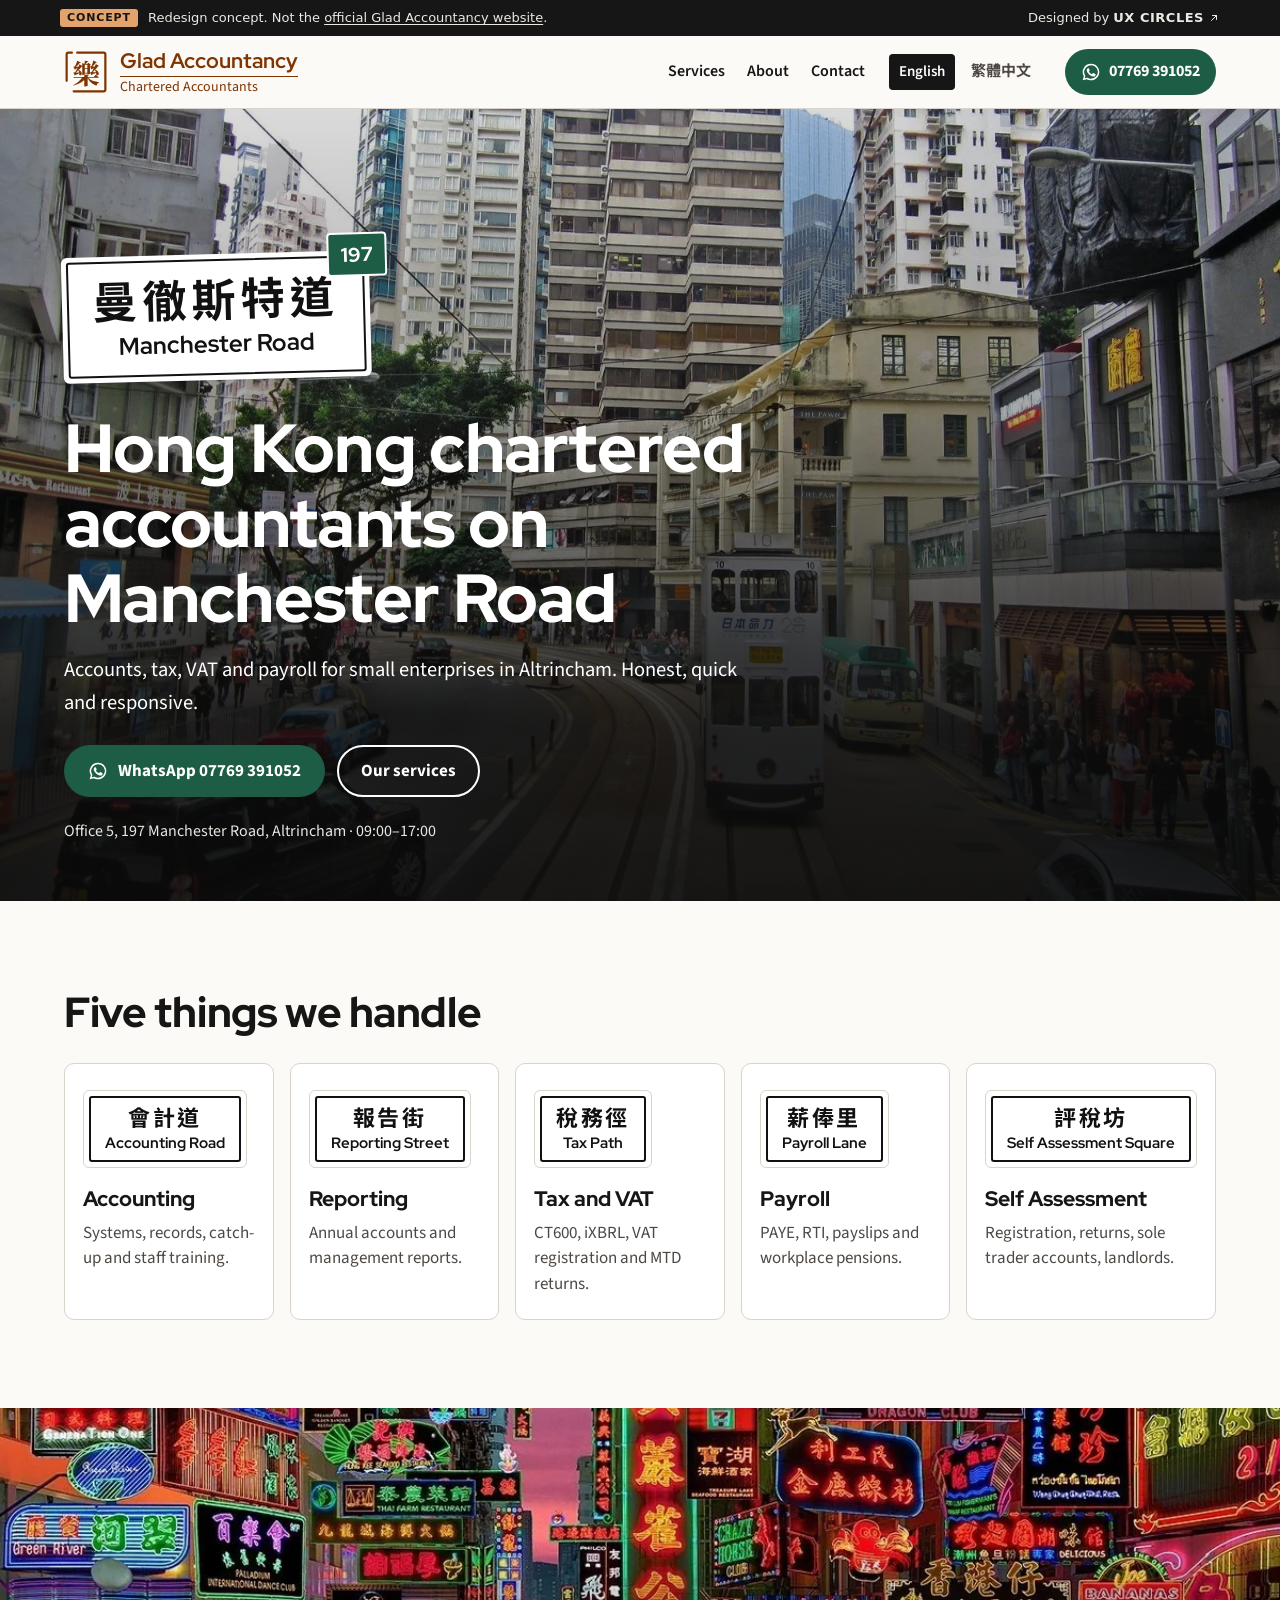
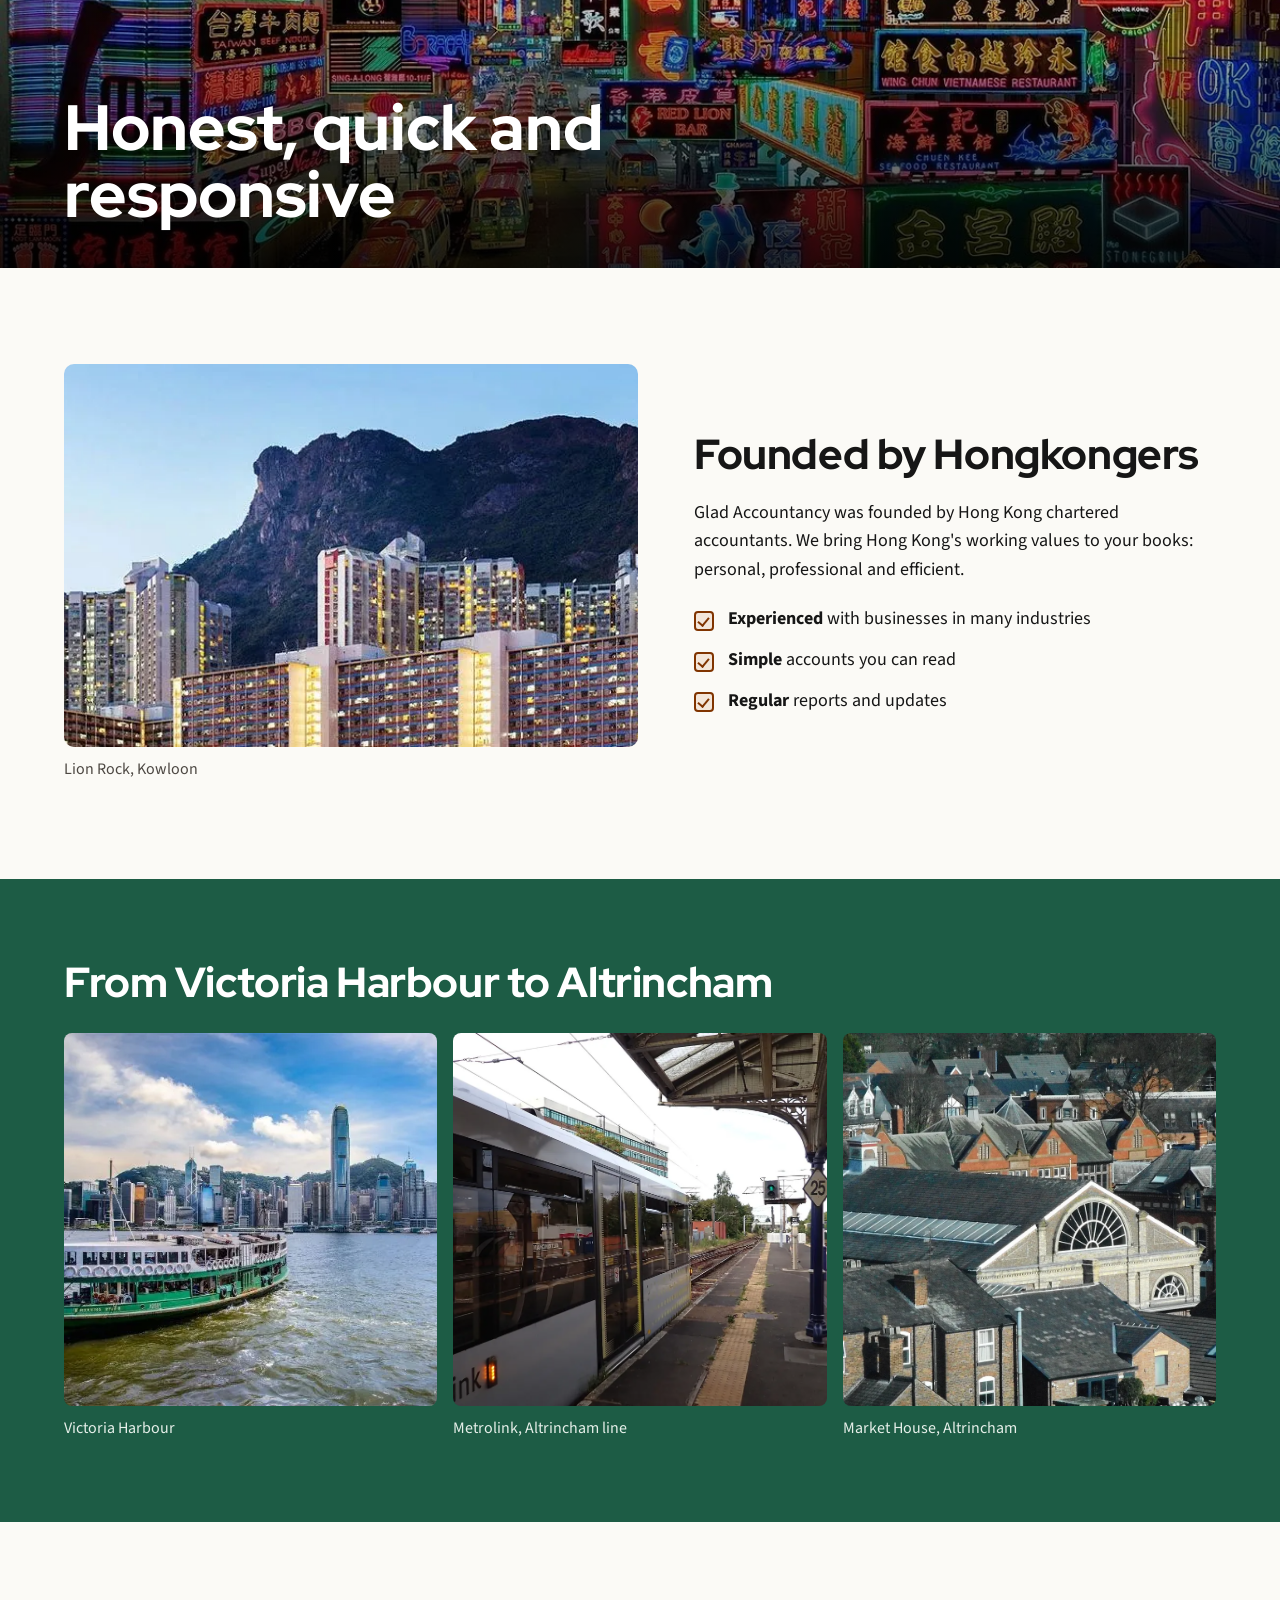
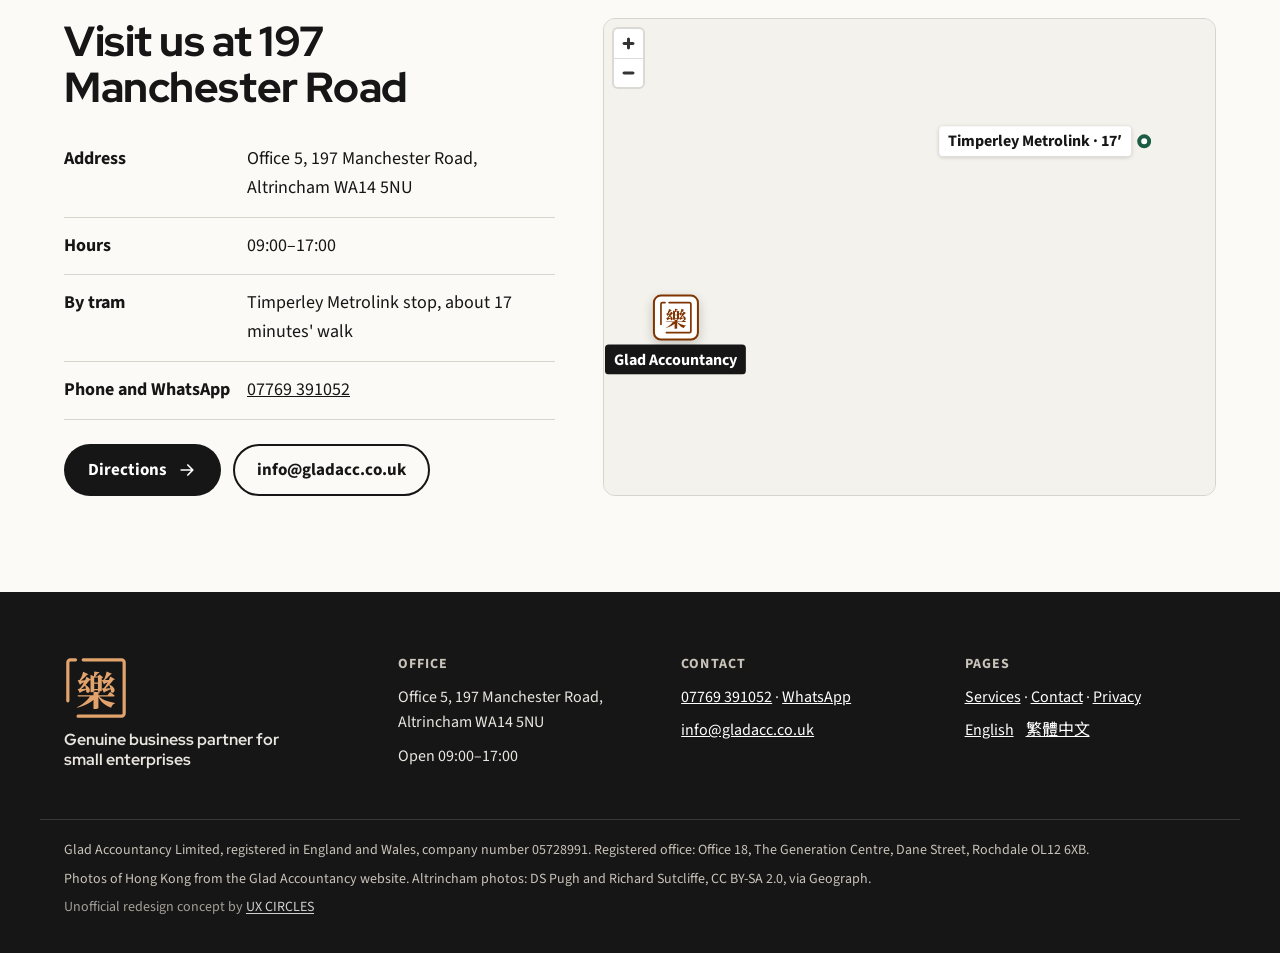
<file: index.html>
<!doctype html>
<html lang="en-GB" class="l-en">
<head>
<meta charset="utf-8">
<meta name="viewport" content="width=device-width, initial-scale=1">
<meta name="robots" content="noindex, nofollow">
<title>Glad Accountancy | Hong Kong chartered accountants in Altrincham</title>
<meta name="description" content="Accounts, tax, VAT, payroll and Self Assessment for small enterprises, from Hong Kong chartered accountants on Manchester Road, Altrincham.">
<link rel="alternate" hreflang="en-GB" href="https://uxcircles.github.io/gladacc/">
<link rel="alternate" hreflang="zh-Hant-HK" href="https://uxcircles.github.io/gladacc/zh/">
<link rel="alternate" hreflang="x-default" href="https://uxcircles.github.io/gladacc/">
<link rel="icon" href="assets/img/favicon.svg" type="image/svg+xml">
<link rel="apple-touch-icon" href="assets/img/apple-touch-icon.png">
<meta name="theme-color" content="#161616">
<link rel="preload" href="assets/fonts/red-hat-display.woff2" as="font" type="font/woff2" crossorigin>
<link rel="preload" href="assets/fonts/source-sans-3.woff2" as="font" type="font/woff2" crossorigin>
<link rel="preload" as="image" href="assets/img/hk-tram.webp" fetchpriority="high">
<link rel="stylesheet" href="assets/site.css?v=4">
<script defer src="assets/site.js?v=4"></script>
</head>
<body>
<a class="skip" href="#main">Skip to content</a>
<div class="concept-bar" role="note">
  <div class="concept-inner">
    <p class="concept-text"><span class="concept-tag">Concept</span><span class="concept-long">Redesign concept. Not the <a href="https://gladacc.co.uk/" target="_blank" rel="noopener">official Glad Accountancy website</a>.</span></p>
    <a class="concept-credit" href="https://ux-circles.com/professionals" target="_blank" rel="noopener"><span class="concept-by">Designed by </span><strong>UX CIRCLES</strong><svg viewBox="0 0 24 24" width="12" height="12" fill="none" stroke="currentColor" stroke-width="2" stroke-linecap="round" stroke-linejoin="round" aria-hidden="true"><path d="M7 17 17 7M9 7h8v8"/></svg></a>
  </div>
</div>
<header class="site-head">
  <div class="wrap head-in">
    <a class="brand" href="index.html">
      <svg class="brand-seal" viewBox="0 0 100 100" fill="currentColor" aria-hidden="true"><path d="M30 6H90a4 4 0 0 1 4 4V90a4 4 0 0 1-4 4H22M6 70V10a4 4 0 0 1 4-4h8" fill="none" stroke="currentColor" stroke-width="5" stroke-linecap="round"/><path transform="matrix(0.06215 0 0 -0.06215 18.958 77.469)" d="M681 425Q701 426 736.0 428.5Q771 431 814.0 435.0Q857 439 901 443L902 430Q884 421 853.5 406.0Q823 391 785.0 373.5Q747 356 708 339ZM976 660Q972 652 956.5 648.5Q941 645 916 657L947 663Q929 635 900.5 600.5Q872 566 838.0 530.0Q804 494 768.5 461.0Q733 428 700 404L698 414H740Q735 371 723.5 350.5Q712 330 698 324L646 427Q646 427 656.5 429.0Q667 431 680.0 434.5Q693 438 697 442Q718 462 742.0 498.5Q766 535 788.5 577.0Q811 619 830.0 660.5Q849 702 859 733ZM680 637Q708 638 764.5 641.5Q821 645 880 649L881 635Q867 627 840.0 613.0Q813 599 779.5 583.0Q746 567 711 551ZM900 798Q896 790 881.0 785.0Q866 780 840 789L874 795Q854 768 823.5 735.0Q793 702 760.0 671.5Q727 641 699 620L698 631H746Q740 582 728.0 560.5Q716 539 700 532L646 643Q646 643 656.5 645.0Q667 647 679.5 650.5Q692 654 697 657Q708 670 718.0 695.0Q728 720 737.5 749.5Q747 779 754.0 808.0Q761 837 764 858ZM835 532Q889 507 918.5 478.0Q948 449 959.0 421.0Q970 393 966.0 370.0Q962 347 948.0 334.0Q934 321 914.5 321.5Q895 322 875 341Q876 372 868.5 405.5Q861 439 849.0 470.5Q837 502 824 527ZM70 415Q91 416 127.0 418.5Q163 421 208.0 425.5Q253 430 301 434L302 421Q283 412 250.0 396.5Q217 381 177.5 363.5Q138 346 96 329ZM378 650Q373 642 357.5 638.5Q342 635 318 647L349 654Q330 625 300.5 590.5Q271 556 236.0 520.0Q201 484 164.5 451.0Q128 418 94 394L92 404H134Q129 361 117.5 340.5Q106 320 92 314L39 418Q39 418 50.0 419.5Q61 421 74.0 424.5Q87 428 91 432Q113 452 138.0 488.5Q163 525 187.0 567.5Q211 610 230.5 651.0Q250 692 261 724ZM71 629Q100 630 157.0 633.5Q214 637 275 641L276 628Q261 619 233.5 605.0Q206 591 172.0 575.0Q138 559 103 543ZM310 789Q306 780 291.0 775.5Q276 771 250 780L283 787Q262 759 229.5 725.5Q197 692 161.0 661.5Q125 631 93 610V620H140Q134 572 122.0 550.5Q110 529 95 522L40 633Q40 633 51.0 635.0Q62 637 74.5 640.0Q87 643 92 647Q104 660 116.5 685.0Q129 710 141.0 740.0Q153 770 161.5 799.0Q170 828 175 850ZM597 333Q596 323 588.5 315.5Q581 308 560 305V-59Q560 -64 544.5 -71.0Q529 -78 506.0 -83.5Q483 -89 458 -89H436V347ZM558 246Q600 198 668.0 161.0Q736 124 816.5 99.5Q897 75 975 65L974 53Q940 45 915.5 16.0Q891 -13 881 -57Q804 -29 741.0 13.0Q678 55 629.5 111.5Q581 168 548 239ZM516 229Q467 164 393.5 109.5Q320 55 227.5 14.0Q135 -27 30 -56L23 -44Q97 -9 161.0 38.0Q225 85 276.0 138.5Q327 192 361 245H516ZM853 342Q853 342 865.0 332.5Q877 323 896.0 308.5Q915 294 935.5 277.5Q956 261 973 246Q969 230 945 230H47L38 259H786ZM228 524Q279 498 305.5 469.5Q332 441 340.5 413.5Q349 386 343.5 364.5Q338 343 323.5 331.0Q309 319 289.5 320.5Q270 322 252 342Q255 372 250.5 403.5Q246 435 237.0 465.5Q228 496 216 520ZM587 837Q582 813 550 810Q536 791 513.0 766.0Q490 741 473 723H447Q449 748 451.5 787.0Q454 826 454 854ZM539 734 585 782 679 710Q675 706 666.0 701.0Q657 696 645 693V378Q645 374 631.0 367.5Q617 361 599.0 355.5Q581 350 564 350H548V734ZM455 366Q455 362 443.5 354.5Q432 347 414.0 341.5Q396 336 376 336H362V734V774L459 734H606V705H455ZM595 417V388H399V417ZM595 579V550H399V579Z"/></svg>
      <span class="brand-txt"><span class="brand-name">Glad Accountancy</span><span class="brand-sub">Chartered Accountants</span></span>
    </a>
    <nav class="nav" aria-label="Main"><a href="services.html">Services</a><a href="index.html#about">About</a><a href="contact.html">Contact</a></nav>
    <div class="langs"><a href="" lang="en-GB" hreflang="en-GB" aria-current="true">English</a><a href="zh/" lang="zh-Hant-HK" hreflang="zh-Hant-HK">繁體中文</a></div>
    <a class="head-wa" href="https://wa.me/447769391052" target="_blank" rel="noopener"><svg viewBox="0 0 24 24" aria-hidden="true"><path fill="currentColor" d="M12 2a10 10 0 0 0-8.6 15.1L2 22l5-1.3A10 10 0 1 0 12 2Zm0 18.2a8.2 8.2 0 0 1-4.2-1.2l-.3-.2-3 .8.8-2.9-.2-.3A8.2 8.2 0 1 1 12 20.2Zm4.5-6.1c-.2-.1-1.5-.7-1.7-.8-.2-.1-.4-.1-.6.1l-.8 1c-.1.2-.3.2-.5.1a6.7 6.7 0 0 1-3.3-2.9c-.3-.4.3-.4.8-1.4.1-.2 0-.3 0-.4l-.8-1.8c-.2-.5-.4-.4-.6-.4h-.5a1 1 0 0 0-.7.3 3 3 0 0 0-.9 2.2 5.2 5.2 0 0 0 1.1 2.7 11.8 11.8 0 0 0 4.5 4c1.7.7 2.3.8 3.2.6.5-.1 1.5-.6 1.7-1.2.2-.6.2-1.1.2-1.2-.1-.1-.2-.2-.5-.3Z"/></svg><span>07769 391052</span></a>
    <button class="menu-btn" type="button" aria-expanded="false" aria-controls="menu">Menu</button>
  </div>
  <div class="menu" id="menu" hidden>
    <nav class="wrap menu-in" aria-label="Menu">
      <a href="services.html">Services</a><a href="index.html#about">About</a><a href="contact.html">Contact</a>
      <div class="menu-langs"><a href="" lang="en-GB" hreflang="en-GB" aria-current="true">English</a><a href="zh/" lang="zh-Hant-HK" hreflang="zh-Hant-HK">繁體中文</a></div>
    </nav>
  </div>
</header>
<main id="main">
<section class="hero">
  <img class="hero-img" src="assets/img/hk-tram.webp" width="1600" height="1066" alt="A Hong Kong tram on a busy street, from the Glad Accountancy website" fetchpriority="high">
  <div class="wrap hero-in">
    <div class="hero-sign" aria-hidden="true"><span class="sign sign-xl"><span class="sign-zh" lang="zh-Hant-HK">曼徹斯特道</span><span class="sign-en" lang="en-GB">Manchester Road</span><span class="sign-no">197</span></span></div>
    <h1>Hong Kong chartered accountants on Manchester Road</h1>
    <p class="lede">Accounts, tax, VAT and payroll for small enterprises in Altrincham. Honest, quick and responsive.</p>
    <p class="btns"><a class="btn btn-wa" href="https://wa.me/447769391052" target="_blank" rel="noopener"><svg viewBox="0 0 24 24" aria-hidden="true"><path fill="currentColor" d="M12 2a10 10 0 0 0-8.6 15.1L2 22l5-1.3A10 10 0 1 0 12 2Zm0 18.2a8.2 8.2 0 0 1-4.2-1.2l-.3-.2-3 .8.8-2.9-.2-.3A8.2 8.2 0 1 1 12 20.2Zm4.5-6.1c-.2-.1-1.5-.7-1.7-.8-.2-.1-.4-.1-.6.1l-.8 1c-.1.2-.3.2-.5.1a6.7 6.7 0 0 1-3.3-2.9c-.3-.4.3-.4.8-1.4.1-.2 0-.3 0-.4l-.8-1.8c-.2-.5-.4-.4-.6-.4h-.5a1 1 0 0 0-.7.3 3 3 0 0 0-.9 2.2 5.2 5.2 0 0 0 1.1 2.7 11.8 11.8 0 0 0 4.5 4c1.7.7 2.3.8 3.2.6.5-.1 1.5-.6 1.7-1.2.2-.6.2-1.1.2-1.2-.1-.1-.2-.2-.5-.3Z"/></svg>WhatsApp 07769 391052</a><a class="btn btn-ghost" href="services.html">Our services</a></p>
    <p class="hero-proof">Office 5, 197 Manchester Road, Altrincham · 09:00–17:00</p>
  </div>
</section>

<section class="svc wrap" aria-labelledby="svc-h">
  <h2 id="svc-h">Five things we handle</h2>
  <ul class="svc-grid"><li><a href="services.html#accounting"><span class="sign "><span class="sign-zh" lang="zh-Hant-HK">會計道</span><span class="sign-en" lang="en-GB">Accounting Road</span></span><span class="svc-t">Accounting</span><span class="svc-d">Systems, records, catch-up and staff training.</span></a></li><li><a href="services.html#reporting"><span class="sign "><span class="sign-zh" lang="zh-Hant-HK">報告街</span><span class="sign-en" lang="en-GB">Reporting Street</span></span><span class="svc-t">Reporting</span><span class="svc-d">Annual accounts and management reports.</span></a></li><li><a href="services.html#tax-vat"><span class="sign "><span class="sign-zh" lang="zh-Hant-HK">稅務徑</span><span class="sign-en" lang="en-GB">Tax Path</span></span><span class="svc-t">Tax and VAT</span><span class="svc-d">CT600, iXBRL, VAT registration and MTD returns.</span></a></li><li><a href="services.html#payroll"><span class="sign "><span class="sign-zh" lang="zh-Hant-HK">薪俸里</span><span class="sign-en" lang="en-GB">Payroll Lane</span></span><span class="svc-t">Payroll</span><span class="svc-d">PAYE, RTI, payslips and workplace pensions.</span></a></li><li><a href="services.html#self-assessment"><span class="sign "><span class="sign-zh" lang="zh-Hant-HK">評稅坊</span><span class="sign-en" lang="en-GB">Self Assessment Square</span></span><span class="svc-t">Self Assessment</span><span class="svc-d">Registration, returns, sole trader accounts, landlords.</span></a></li></ul>
</section>

<section class="neon" aria-label="Mong Kok">
  <img class="neon-img" src="assets/img/mong-kok-neon.webp" width="1200" height="767" alt="Neon signs over a Mong Kok street at dusk, from the Glad Accountancy website" loading="lazy" decoding="async">
  <div class="wrap neon-in"><p class="neon-line">Honest, quick and responsive</p></div>
</section>

<section class="about wrap" id="about" aria-labelledby="about-h">
  <figure class="about-fig">
    <img src="assets/img/lion-rock.webp" width="635" height="391" alt="Lion Rock above Kowloon housing estates, from the Glad Accountancy website" loading="lazy" decoding="async">
    <figcaption>Lion Rock, Kowloon</figcaption>
  </figure>
  <div class="about-txt">
    <h2 id="about-h">Founded by Hongkongers</h2>
    <p>Glad Accountancy was founded by Hong Kong chartered accountants. We bring Hong Kong's working values to your books: personal, professional and efficient.</p>
    <ul class="ticks">
      <li><strong>Experienced</strong> with businesses in many industries</li>
      <li><strong>Simple</strong> accounts you can read</li>
      <li><strong>Regular</strong> reports and updates</li>
    </ul>
  </div>
</section>

<section class="two-cities" aria-labelledby="tc-h">
  <div class="wrap">
    <h2 id="tc-h">From Victoria Harbour to Altrincham</h2>
    <div class="strip">
      <figure><img src="assets/img/star-ferry.webp" width="640" height="480" alt="A Star Ferry crossing Victoria Harbour, from the Glad Accountancy website" loading="lazy" decoding="async"><figcaption>Victoria Harbour</figcaption></figure>
      <figure><img src="assets/img/metrolink-altrincham.webp" width="1200" height="801" alt="A Metrolink tram at Altrincham station" loading="lazy" decoding="async"><figcaption>Metrolink, Altrincham line</figcaption></figure>
      <figure><img src="assets/img/altrincham-market-house.webp" width="1200" height="900" alt="Altrincham Market House among red-brick roofs" loading="lazy" decoding="async"><figcaption>Market House, Altrincham</figcaption></figure>
    </div>
  </div>
</section>

<section class="visit wrap" aria-labelledby="visit-h">
  <div class="visit-txt">
    <h2 id="visit-h">Visit us at 197 Manchester Road</h2>
    <dl class="facts">
  <div><dt>Address</dt><dd>Office 5, 197 Manchester Road, Altrincham WA14 5NU</dd></div>
  <div><dt>Hours</dt><dd>09:00–17:00</dd></div>
  <div><dt>By tram</dt><dd>Timperley Metrolink stop, about 17 minutes' walk</dd></div>
  <div><dt>Phone and WhatsApp</dt><dd><a href="tel:+447769391052">07769 391052</a></dd></div>
</dl>
<p class="btns"><a class="btn btn-ink" href="https://www.google.com/maps/search/?api=1&query=197+Manchester+Road+Altrincham+WA14+5NU" target="_blank" rel="noopener">Directions<svg viewBox="0 0 24 24" aria-hidden="true"><path fill="none" stroke="currentColor" stroke-width="2" stroke-linecap="round" stroke-linejoin="round" d="M5 12h14M13 6l6 6-6 6"/></svg></a><a class="btn btn-line" href="mailto:info@gladacc.co.uk">info@gladacc.co.uk</a></p>
  </div>
  <div class="map" data-map data-src="assets/vendor/maplibre/maplibre-gl.js" data-css="assets/vendor/maplibre/maplibre-gl.css" data-mapjs="assets/map.js?v=4">
  <div class="map-fallback">
    <svg class="map-fallback-seal" viewBox="0 0 100 100" fill="currentColor" aria-hidden="true"><path d="M30 6H90a4 4 0 0 1 4 4V90a4 4 0 0 1-4 4H22M6 70V10a4 4 0 0 1 4-4h8" fill="none" stroke="currentColor" stroke-width="5" stroke-linecap="round"/><path transform="matrix(0.06215 0 0 -0.06215 18.958 77.469)" d="M681 425Q701 426 736.0 428.5Q771 431 814.0 435.0Q857 439 901 443L902 430Q884 421 853.5 406.0Q823 391 785.0 373.5Q747 356 708 339ZM976 660Q972 652 956.5 648.5Q941 645 916 657L947 663Q929 635 900.5 600.5Q872 566 838.0 530.0Q804 494 768.5 461.0Q733 428 700 404L698 414H740Q735 371 723.5 350.5Q712 330 698 324L646 427Q646 427 656.5 429.0Q667 431 680.0 434.5Q693 438 697 442Q718 462 742.0 498.5Q766 535 788.5 577.0Q811 619 830.0 660.5Q849 702 859 733ZM680 637Q708 638 764.5 641.5Q821 645 880 649L881 635Q867 627 840.0 613.0Q813 599 779.5 583.0Q746 567 711 551ZM900 798Q896 790 881.0 785.0Q866 780 840 789L874 795Q854 768 823.5 735.0Q793 702 760.0 671.5Q727 641 699 620L698 631H746Q740 582 728.0 560.5Q716 539 700 532L646 643Q646 643 656.5 645.0Q667 647 679.5 650.5Q692 654 697 657Q708 670 718.0 695.0Q728 720 737.5 749.5Q747 779 754.0 808.0Q761 837 764 858ZM835 532Q889 507 918.5 478.0Q948 449 959.0 421.0Q970 393 966.0 370.0Q962 347 948.0 334.0Q934 321 914.5 321.5Q895 322 875 341Q876 372 868.5 405.5Q861 439 849.0 470.5Q837 502 824 527ZM70 415Q91 416 127.0 418.5Q163 421 208.0 425.5Q253 430 301 434L302 421Q283 412 250.0 396.5Q217 381 177.5 363.5Q138 346 96 329ZM378 650Q373 642 357.5 638.5Q342 635 318 647L349 654Q330 625 300.5 590.5Q271 556 236.0 520.0Q201 484 164.5 451.0Q128 418 94 394L92 404H134Q129 361 117.5 340.5Q106 320 92 314L39 418Q39 418 50.0 419.5Q61 421 74.0 424.5Q87 428 91 432Q113 452 138.0 488.5Q163 525 187.0 567.5Q211 610 230.5 651.0Q250 692 261 724ZM71 629Q100 630 157.0 633.5Q214 637 275 641L276 628Q261 619 233.5 605.0Q206 591 172.0 575.0Q138 559 103 543ZM310 789Q306 780 291.0 775.5Q276 771 250 780L283 787Q262 759 229.5 725.5Q197 692 161.0 661.5Q125 631 93 610V620H140Q134 572 122.0 550.5Q110 529 95 522L40 633Q40 633 51.0 635.0Q62 637 74.5 640.0Q87 643 92 647Q104 660 116.5 685.0Q129 710 141.0 740.0Q153 770 161.5 799.0Q170 828 175 850ZM597 333Q596 323 588.5 315.5Q581 308 560 305V-59Q560 -64 544.5 -71.0Q529 -78 506.0 -83.5Q483 -89 458 -89H436V347ZM558 246Q600 198 668.0 161.0Q736 124 816.5 99.5Q897 75 975 65L974 53Q940 45 915.5 16.0Q891 -13 881 -57Q804 -29 741.0 13.0Q678 55 629.5 111.5Q581 168 548 239ZM516 229Q467 164 393.5 109.5Q320 55 227.5 14.0Q135 -27 30 -56L23 -44Q97 -9 161.0 38.0Q225 85 276.0 138.5Q327 192 361 245H516ZM853 342Q853 342 865.0 332.5Q877 323 896.0 308.5Q915 294 935.5 277.5Q956 261 973 246Q969 230 945 230H47L38 259H786ZM228 524Q279 498 305.5 469.5Q332 441 340.5 413.5Q349 386 343.5 364.5Q338 343 323.5 331.0Q309 319 289.5 320.5Q270 322 252 342Q255 372 250.5 403.5Q246 435 237.0 465.5Q228 496 216 520ZM587 837Q582 813 550 810Q536 791 513.0 766.0Q490 741 473 723H447Q449 748 451.5 787.0Q454 826 454 854ZM539 734 585 782 679 710Q675 706 666.0 701.0Q657 696 645 693V378Q645 374 631.0 367.5Q617 361 599.0 355.5Q581 350 564 350H548V734ZM455 366Q455 362 443.5 354.5Q432 347 414.0 341.5Q396 336 376 336H362V734V774L459 734H606V705H455ZM595 417V388H399V417ZM595 579V550H399V579Z"/></svg>
    <p>Office 5, 197 Manchester Road, Altrincham WA14 5NU</p>
    <a href="https://www.google.com/maps/search/?api=1&query=197+Manchester+Road+Altrincham+WA14+5NU" target="_blank" rel="noopener">Open in Google Maps</a>
  </div>
  <script type="application/json" id="map-data">{"home": [-2.3526665, 53.4010546], "mark": "assets/img/seal.svg", "label": "Glad Accountancy", "routes": [{"name": "Timperley Metrolink", "short": "Timperley", "start": [-2.3383549, 53.4042623], "min": 17, "coords": [[-2.33833, 53.40425], [-2.33857, 53.40401], [-2.33855, 53.404], [-2.33858, 53.40399], [-2.33859, 53.40397], [-2.3386, 53.40395], [-2.33859, 53.40391], [-2.33862, 53.40386], [-2.33884, 53.40391], [-2.33888, 53.40392], [-2.33942, 53.40405], [-2.33956, 53.40385], [-2.33953, 53.40384], [-2.3395, 53.40388], [-2.33946, 53.40387], [-2.3395, 53.40383], [-2.33945, 53.40379], [-2.34012, 53.4031], [-2.34031, 53.40293], [-2.34054, 53.40277], [-2.34077, 53.40263], [-2.341, 53.4025], [-2.34348, 53.40133], [-2.34503, 53.40062], [-2.34564, 53.40033], [-2.34569, 53.40036], [-2.34581, 53.40035], [-2.34588, 53.40034], [-2.34599, 53.40028], [-2.34615, 53.40018], [-2.34633, 53.40009], [-2.34658, 53.40002], [-2.34684, 53.39997], [-2.34708, 53.39993], [-2.34774, 53.3998], [-2.34842, 53.3997], [-2.34888, 53.3997], [-2.34975, 53.39974], [-2.35025, 53.39974], [-2.35037, 53.39978], [-2.35012, 53.40072], [-2.35034, 53.40074], [-2.35126, 53.40082], [-2.35169, 53.40085], [-2.352, 53.40088], [-2.35231, 53.40091], [-2.35248, 53.40091], [-2.35264, 53.40093], [-2.35271, 53.40094]]}]}</script>
</div>
</section>
</main>
<footer class="site-foot">
  <div class="wrap foot-grid">
    <div class="foot-brand">
      <svg class="foot-seal" viewBox="0 0 100 100" fill="currentColor" aria-hidden="true"><path d="M30 6H90a4 4 0 0 1 4 4V90a4 4 0 0 1-4 4H22M6 70V10a4 4 0 0 1 4-4h8" fill="none" stroke="currentColor" stroke-width="5" stroke-linecap="round"/><path transform="matrix(0.06215 0 0 -0.06215 18.958 77.469)" d="M681 425Q701 426 736.0 428.5Q771 431 814.0 435.0Q857 439 901 443L902 430Q884 421 853.5 406.0Q823 391 785.0 373.5Q747 356 708 339ZM976 660Q972 652 956.5 648.5Q941 645 916 657L947 663Q929 635 900.5 600.5Q872 566 838.0 530.0Q804 494 768.5 461.0Q733 428 700 404L698 414H740Q735 371 723.5 350.5Q712 330 698 324L646 427Q646 427 656.5 429.0Q667 431 680.0 434.5Q693 438 697 442Q718 462 742.0 498.5Q766 535 788.5 577.0Q811 619 830.0 660.5Q849 702 859 733ZM680 637Q708 638 764.5 641.5Q821 645 880 649L881 635Q867 627 840.0 613.0Q813 599 779.5 583.0Q746 567 711 551ZM900 798Q896 790 881.0 785.0Q866 780 840 789L874 795Q854 768 823.5 735.0Q793 702 760.0 671.5Q727 641 699 620L698 631H746Q740 582 728.0 560.5Q716 539 700 532L646 643Q646 643 656.5 645.0Q667 647 679.5 650.5Q692 654 697 657Q708 670 718.0 695.0Q728 720 737.5 749.5Q747 779 754.0 808.0Q761 837 764 858ZM835 532Q889 507 918.5 478.0Q948 449 959.0 421.0Q970 393 966.0 370.0Q962 347 948.0 334.0Q934 321 914.5 321.5Q895 322 875 341Q876 372 868.5 405.5Q861 439 849.0 470.5Q837 502 824 527ZM70 415Q91 416 127.0 418.5Q163 421 208.0 425.5Q253 430 301 434L302 421Q283 412 250.0 396.5Q217 381 177.5 363.5Q138 346 96 329ZM378 650Q373 642 357.5 638.5Q342 635 318 647L349 654Q330 625 300.5 590.5Q271 556 236.0 520.0Q201 484 164.5 451.0Q128 418 94 394L92 404H134Q129 361 117.5 340.5Q106 320 92 314L39 418Q39 418 50.0 419.5Q61 421 74.0 424.5Q87 428 91 432Q113 452 138.0 488.5Q163 525 187.0 567.5Q211 610 230.5 651.0Q250 692 261 724ZM71 629Q100 630 157.0 633.5Q214 637 275 641L276 628Q261 619 233.5 605.0Q206 591 172.0 575.0Q138 559 103 543ZM310 789Q306 780 291.0 775.5Q276 771 250 780L283 787Q262 759 229.5 725.5Q197 692 161.0 661.5Q125 631 93 610V620H140Q134 572 122.0 550.5Q110 529 95 522L40 633Q40 633 51.0 635.0Q62 637 74.5 640.0Q87 643 92 647Q104 660 116.5 685.0Q129 710 141.0 740.0Q153 770 161.5 799.0Q170 828 175 850ZM597 333Q596 323 588.5 315.5Q581 308 560 305V-59Q560 -64 544.5 -71.0Q529 -78 506.0 -83.5Q483 -89 458 -89H436V347ZM558 246Q600 198 668.0 161.0Q736 124 816.5 99.5Q897 75 975 65L974 53Q940 45 915.5 16.0Q891 -13 881 -57Q804 -29 741.0 13.0Q678 55 629.5 111.5Q581 168 548 239ZM516 229Q467 164 393.5 109.5Q320 55 227.5 14.0Q135 -27 30 -56L23 -44Q97 -9 161.0 38.0Q225 85 276.0 138.5Q327 192 361 245H516ZM853 342Q853 342 865.0 332.5Q877 323 896.0 308.5Q915 294 935.5 277.5Q956 261 973 246Q969 230 945 230H47L38 259H786ZM228 524Q279 498 305.5 469.5Q332 441 340.5 413.5Q349 386 343.5 364.5Q338 343 323.5 331.0Q309 319 289.5 320.5Q270 322 252 342Q255 372 250.5 403.5Q246 435 237.0 465.5Q228 496 216 520ZM587 837Q582 813 550 810Q536 791 513.0 766.0Q490 741 473 723H447Q449 748 451.5 787.0Q454 826 454 854ZM539 734 585 782 679 710Q675 706 666.0 701.0Q657 696 645 693V378Q645 374 631.0 367.5Q617 361 599.0 355.5Q581 350 564 350H548V734ZM455 366Q455 362 443.5 354.5Q432 347 414.0 341.5Q396 336 376 336H362V734V774L459 734H606V705H455ZM595 417V388H399V417ZM595 579V550H399V579Z"/></svg>
      <p class="foot-tag">Genuine business partner for small enterprises</p>
    </div>
    <div>
      <h2 class="foot-h">Office</h2>
      <p>Office 5, 197 Manchester Road, Altrincham WA14 5NU</p>
      <p>Open 09:00–17:00</p>
    </div>
    <div>
      <h2 class="foot-h">Contact</h2>
      <p><a href="tel:+447769391052">07769 391052</a> · <a href="https://wa.me/447769391052" target="_blank" rel="noopener">WhatsApp</a></p>
      <p><a href="mailto:info@gladacc.co.uk">info@gladacc.co.uk</a></p>
    </div>
    <div>
      <h2 class="foot-h">Pages</h2>
      <p><a href="services.html">Services</a> · <a href="contact.html">Contact</a> · <a href="privacy.html">Privacy</a></p>
      <div class="foot-langs"><a href="" lang="en-GB" hreflang="en-GB" aria-current="true">English</a><a href="zh/" lang="zh-Hant-HK" hreflang="zh-Hant-HK">繁體中文</a></div>
    </div>
  </div>
  <div class="wrap foot-legal">
    <p>Glad Accountancy Limited, registered in England and Wales, company number 05728991. Registered office: Office 18, The Generation Centre, Dane Street, Rochdale OL12 6XB.</p>
    <p>Photos of Hong Kong from the Glad Accountancy website. Altrincham photos: DS Pugh and Richard Sutcliffe, CC BY-SA 2.0, via Geograph.</p>
    <p class="concept-note">Unofficial redesign concept by <a href="https://ux-circles.com/professionals" target="_blank" rel="noopener">UX CIRCLES</a></p>
  </div>
</footer>
<nav class="mbar" aria-label="Quick contact">
  <a href="tel:+447769391052"><svg viewBox="0 0 24 24" aria-hidden="true"><path fill="none" stroke="currentColor" stroke-width="2" stroke-linejoin="round" d="M5 3h4l2 5-2.5 1.5a11 11 0 0 0 6 6L16 13l5 2v4a2 2 0 0 1-2 2A16 16 0 0 1 3 5a2 2 0 0 1 2-2Z"/></svg><span>Call</span></a>
  <a href="https://wa.me/447769391052" target="_blank" rel="noopener"><svg viewBox="0 0 24 24" aria-hidden="true"><path fill="currentColor" d="M12 2a10 10 0 0 0-8.6 15.1L2 22l5-1.3A10 10 0 1 0 12 2Zm0 18.2a8.2 8.2 0 0 1-4.2-1.2l-.3-.2-3 .8.8-2.9-.2-.3A8.2 8.2 0 1 1 12 20.2Zm4.5-6.1c-.2-.1-1.5-.7-1.7-.8-.2-.1-.4-.1-.6.1l-.8 1c-.1.2-.3.2-.5.1a6.7 6.7 0 0 1-3.3-2.9c-.3-.4.3-.4.8-1.4.1-.2 0-.3 0-.4l-.8-1.8c-.2-.5-.4-.4-.6-.4h-.5a1 1 0 0 0-.7.3 3 3 0 0 0-.9 2.2 5.2 5.2 0 0 0 1.1 2.7 11.8 11.8 0 0 0 4.5 4c1.7.7 2.3.8 3.2.6.5-.1 1.5-.6 1.7-1.2.2-.6.2-1.1.2-1.2-.1-.1-.2-.2-.5-.3Z"/></svg><span>WhatsApp</span></a>
  <a href="contact.html#enquiry"><svg viewBox="0 0 24 24" aria-hidden="true"><path fill="none" stroke="currentColor" stroke-width="2" stroke-linejoin="round" d="M3 5h18v14H3zM3 6l9 7 9-7"/></svg><span>Enquire</span></a>
</nav>
</body>
</html>
</file>
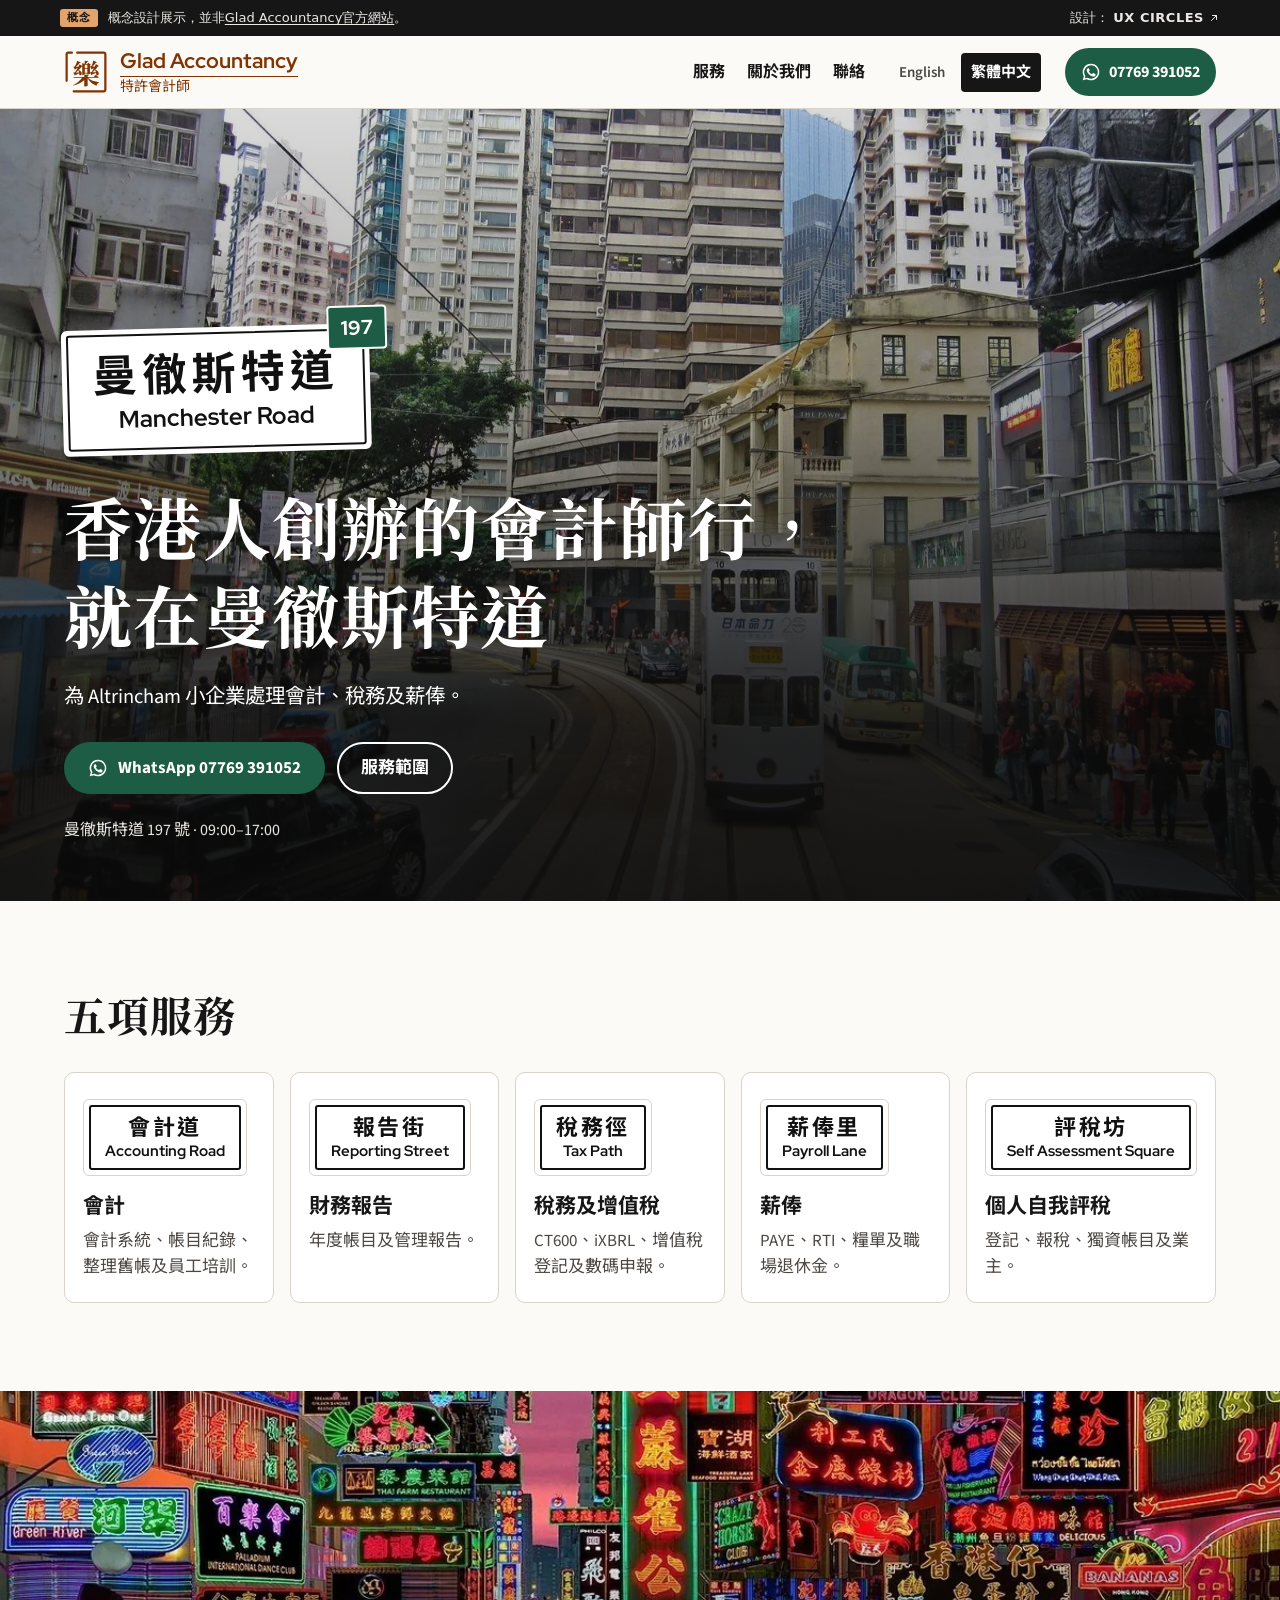
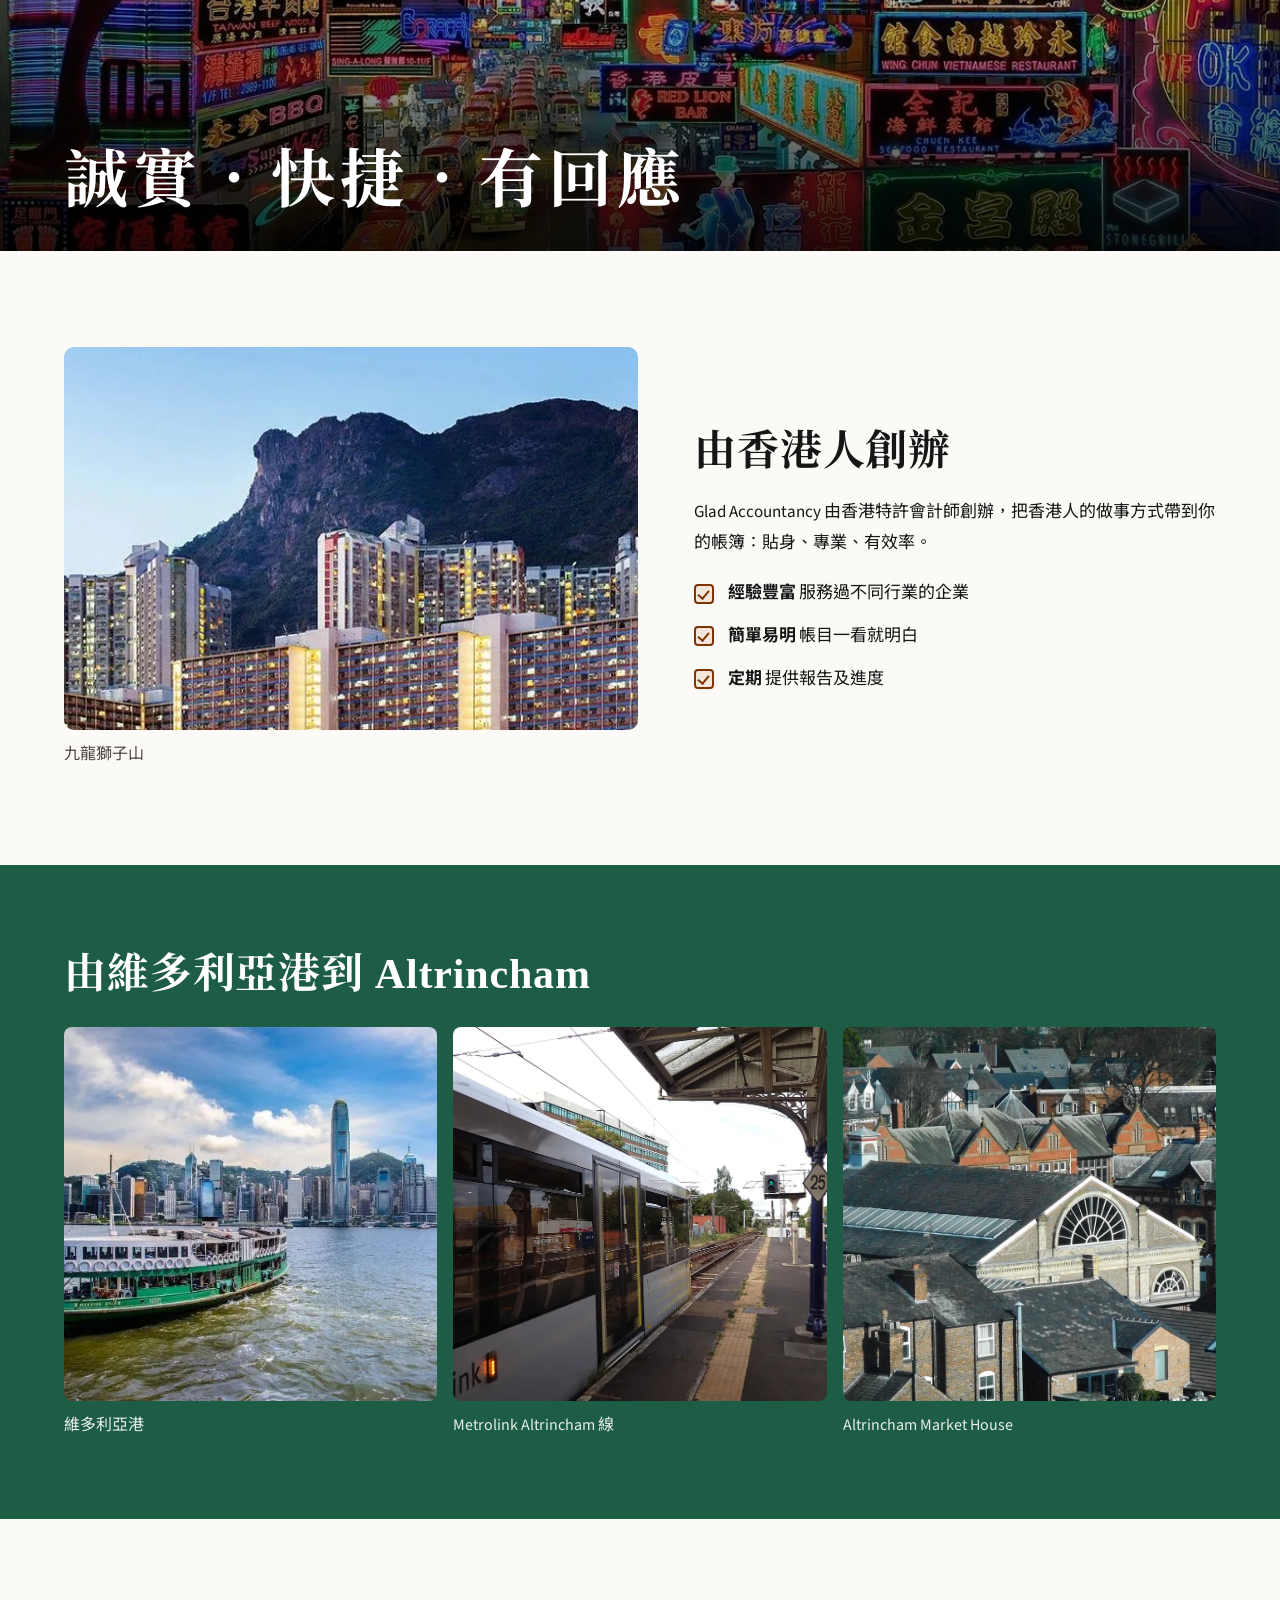
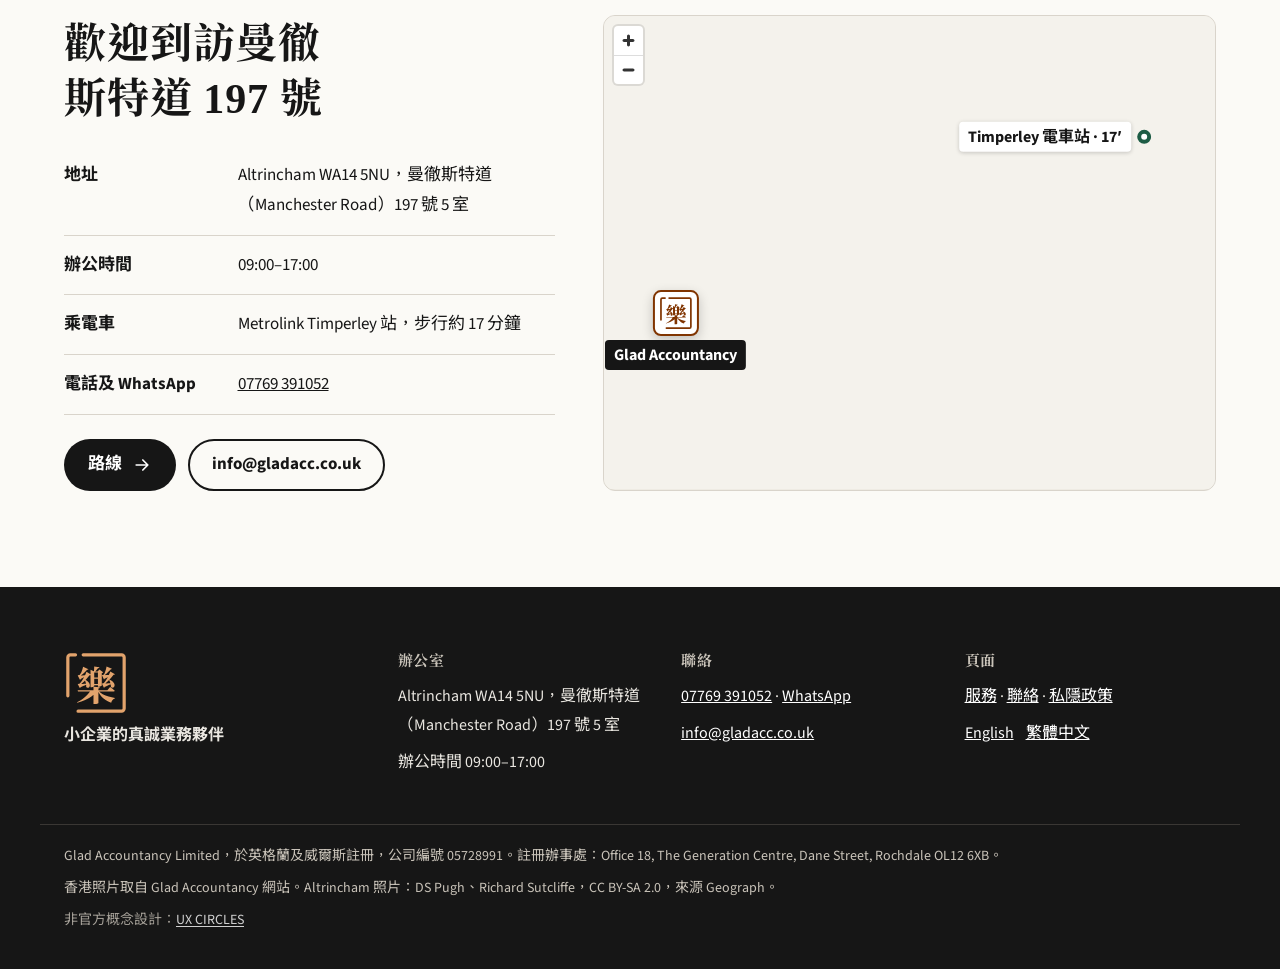
<file: zh/index.html>
<!doctype html>
<html lang="zh-Hant-HK" class="l-zh">
<head>
<meta charset="utf-8">
<meta name="viewport" content="width=device-width, initial-scale=1">
<meta name="robots" content="noindex, nofollow">
<title>Glad Accountancy｜Altrincham 香港會計師行</title>
<meta name="description" content="香港特許會計師在 Altrincham 為小企業處理會計、稅務、增值稅、薪俸及自我評稅。">
<link rel="alternate" hreflang="en-GB" href="https://uxcircles.github.io/gladacc/">
<link rel="alternate" hreflang="zh-Hant-HK" href="https://uxcircles.github.io/gladacc/zh/">
<link rel="alternate" hreflang="x-default" href="https://uxcircles.github.io/gladacc/">
<link rel="icon" href="../assets/img/favicon.svg" type="image/svg+xml">
<link rel="apple-touch-icon" href="../assets/img/apple-touch-icon.png">
<meta name="theme-color" content="#161616">
<link rel="preload" href="../assets/fonts/red-hat-display.woff2" as="font" type="font/woff2" crossorigin>
<link rel="preload" href="../assets/fonts/source-sans-3.woff2" as="font" type="font/woff2" crossorigin>
<link rel="preload" href="../assets/fonts/chiron-sung-hk-700.woff2" as="font" type="font/woff2" crossorigin>
<link rel="preload" as="image" href="../assets/img/hk-tram.webp" fetchpriority="high">
<link rel="stylesheet" href="../assets/site.css?v=4">
<script defer src="../assets/site.js?v=4"></script>
</head>
<body>
<a class="skip" href="#main">跳至內容</a>
<div class="concept-bar" role="note">
  <div class="concept-inner">
    <p class="concept-text"><span class="concept-tag">概念</span><span class="concept-long">概念設計展示，並非<a href="https://gladacc.co.uk/" target="_blank" rel="noopener">Glad Accountancy官方網站</a>。</span></p>
    <a class="concept-credit" href="https://ux-circles.com/professionals" target="_blank" rel="noopener"><span class="concept-by">設計：</span><strong>UX CIRCLES</strong><svg viewBox="0 0 24 24" width="12" height="12" fill="none" stroke="currentColor" stroke-width="2" stroke-linecap="round" stroke-linejoin="round" aria-hidden="true"><path d="M7 17 17 7M9 7h8v8"/></svg></a>
  </div>
</div>
<header class="site-head">
  <div class="wrap head-in">
    <a class="brand" href="index.html">
      <svg class="brand-seal" viewBox="0 0 100 100" fill="currentColor" aria-hidden="true"><path d="M30 6H90a4 4 0 0 1 4 4V90a4 4 0 0 1-4 4H22M6 70V10a4 4 0 0 1 4-4h8" fill="none" stroke="currentColor" stroke-width="5" stroke-linecap="round"/><path transform="matrix(0.06215 0 0 -0.06215 18.958 77.469)" d="M681 425Q701 426 736.0 428.5Q771 431 814.0 435.0Q857 439 901 443L902 430Q884 421 853.5 406.0Q823 391 785.0 373.5Q747 356 708 339ZM976 660Q972 652 956.5 648.5Q941 645 916 657L947 663Q929 635 900.5 600.5Q872 566 838.0 530.0Q804 494 768.5 461.0Q733 428 700 404L698 414H740Q735 371 723.5 350.5Q712 330 698 324L646 427Q646 427 656.5 429.0Q667 431 680.0 434.5Q693 438 697 442Q718 462 742.0 498.5Q766 535 788.5 577.0Q811 619 830.0 660.5Q849 702 859 733ZM680 637Q708 638 764.5 641.5Q821 645 880 649L881 635Q867 627 840.0 613.0Q813 599 779.5 583.0Q746 567 711 551ZM900 798Q896 790 881.0 785.0Q866 780 840 789L874 795Q854 768 823.5 735.0Q793 702 760.0 671.5Q727 641 699 620L698 631H746Q740 582 728.0 560.5Q716 539 700 532L646 643Q646 643 656.5 645.0Q667 647 679.5 650.5Q692 654 697 657Q708 670 718.0 695.0Q728 720 737.5 749.5Q747 779 754.0 808.0Q761 837 764 858ZM835 532Q889 507 918.5 478.0Q948 449 959.0 421.0Q970 393 966.0 370.0Q962 347 948.0 334.0Q934 321 914.5 321.5Q895 322 875 341Q876 372 868.5 405.5Q861 439 849.0 470.5Q837 502 824 527ZM70 415Q91 416 127.0 418.5Q163 421 208.0 425.5Q253 430 301 434L302 421Q283 412 250.0 396.5Q217 381 177.5 363.5Q138 346 96 329ZM378 650Q373 642 357.5 638.5Q342 635 318 647L349 654Q330 625 300.5 590.5Q271 556 236.0 520.0Q201 484 164.5 451.0Q128 418 94 394L92 404H134Q129 361 117.5 340.5Q106 320 92 314L39 418Q39 418 50.0 419.5Q61 421 74.0 424.5Q87 428 91 432Q113 452 138.0 488.5Q163 525 187.0 567.5Q211 610 230.5 651.0Q250 692 261 724ZM71 629Q100 630 157.0 633.5Q214 637 275 641L276 628Q261 619 233.5 605.0Q206 591 172.0 575.0Q138 559 103 543ZM310 789Q306 780 291.0 775.5Q276 771 250 780L283 787Q262 759 229.5 725.5Q197 692 161.0 661.5Q125 631 93 610V620H140Q134 572 122.0 550.5Q110 529 95 522L40 633Q40 633 51.0 635.0Q62 637 74.5 640.0Q87 643 92 647Q104 660 116.5 685.0Q129 710 141.0 740.0Q153 770 161.5 799.0Q170 828 175 850ZM597 333Q596 323 588.5 315.5Q581 308 560 305V-59Q560 -64 544.5 -71.0Q529 -78 506.0 -83.5Q483 -89 458 -89H436V347ZM558 246Q600 198 668.0 161.0Q736 124 816.5 99.5Q897 75 975 65L974 53Q940 45 915.5 16.0Q891 -13 881 -57Q804 -29 741.0 13.0Q678 55 629.5 111.5Q581 168 548 239ZM516 229Q467 164 393.5 109.5Q320 55 227.5 14.0Q135 -27 30 -56L23 -44Q97 -9 161.0 38.0Q225 85 276.0 138.5Q327 192 361 245H516ZM853 342Q853 342 865.0 332.5Q877 323 896.0 308.5Q915 294 935.5 277.5Q956 261 973 246Q969 230 945 230H47L38 259H786ZM228 524Q279 498 305.5 469.5Q332 441 340.5 413.5Q349 386 343.5 364.5Q338 343 323.5 331.0Q309 319 289.5 320.5Q270 322 252 342Q255 372 250.5 403.5Q246 435 237.0 465.5Q228 496 216 520ZM587 837Q582 813 550 810Q536 791 513.0 766.0Q490 741 473 723H447Q449 748 451.5 787.0Q454 826 454 854ZM539 734 585 782 679 710Q675 706 666.0 701.0Q657 696 645 693V378Q645 374 631.0 367.5Q617 361 599.0 355.5Q581 350 564 350H548V734ZM455 366Q455 362 443.5 354.5Q432 347 414.0 341.5Q396 336 376 336H362V734V774L459 734H606V705H455ZM595 417V388H399V417ZM595 579V550H399V579Z"/></svg>
      <span class="brand-txt"><span class="brand-name">Glad Accountancy</span><span class="brand-sub">特許會計師</span></span>
    </a>
    <nav class="nav" aria-label="主選單"><a href="services.html">服務</a><a href="index.html#about">關於我們</a><a href="contact.html">聯絡</a></nav>
    <div class="langs"><a href="../" lang="en-GB" hreflang="en-GB">English</a><a href="../zh/" lang="zh-Hant-HK" hreflang="zh-Hant-HK" aria-current="true">繁體中文</a></div>
    <a class="head-wa" href="https://wa.me/447769391052" target="_blank" rel="noopener"><svg viewBox="0 0 24 24" aria-hidden="true"><path fill="currentColor" d="M12 2a10 10 0 0 0-8.6 15.1L2 22l5-1.3A10 10 0 1 0 12 2Zm0 18.2a8.2 8.2 0 0 1-4.2-1.2l-.3-.2-3 .8.8-2.9-.2-.3A8.2 8.2 0 1 1 12 20.2Zm4.5-6.1c-.2-.1-1.5-.7-1.7-.8-.2-.1-.4-.1-.6.1l-.8 1c-.1.2-.3.2-.5.1a6.7 6.7 0 0 1-3.3-2.9c-.3-.4.3-.4.8-1.4.1-.2 0-.3 0-.4l-.8-1.8c-.2-.5-.4-.4-.6-.4h-.5a1 1 0 0 0-.7.3 3 3 0 0 0-.9 2.2 5.2 5.2 0 0 0 1.1 2.7 11.8 11.8 0 0 0 4.5 4c1.7.7 2.3.8 3.2.6.5-.1 1.5-.6 1.7-1.2.2-.6.2-1.1.2-1.2-.1-.1-.2-.2-.5-.3Z"/></svg><span>07769 391052</span></a>
    <button class="menu-btn" type="button" aria-expanded="false" aria-controls="menu">選單</button>
  </div>
  <div class="menu" id="menu" hidden>
    <nav class="wrap menu-in" aria-label="選單">
      <a href="services.html">服務</a><a href="index.html#about">關於我們</a><a href="contact.html">聯絡</a>
      <div class="menu-langs"><a href="../" lang="en-GB" hreflang="en-GB">English</a><a href="../zh/" lang="zh-Hant-HK" hreflang="zh-Hant-HK" aria-current="true">繁體中文</a></div>
    </nav>
  </div>
</header>
<main id="main">
<section class="hero">
  <img class="hero-img" src="../assets/img/hk-tram.webp" width="1600" height="1066" alt="香港電車駛過繁忙街道，照片取自 Glad Accountancy 網站" fetchpriority="high">
  <div class="wrap hero-in">
    <div class="hero-sign" aria-hidden="true"><span class="sign sign-xl"><span class="sign-zh" lang="zh-Hant-HK">曼徹斯特道</span><span class="sign-en" lang="en-GB">Manchester Road</span><span class="sign-no">197</span></span></div>
    <h1><span class="nw">香港人創辦的會計師行，</span><span class="nw">就在曼徹斯特道</span></h1>
    <p class="lede">為 Altrincham 小企業處理會計、稅務及薪俸。</p>
    <p class="btns"><a class="btn btn-wa" href="https://wa.me/447769391052" target="_blank" rel="noopener"><svg viewBox="0 0 24 24" aria-hidden="true"><path fill="currentColor" d="M12 2a10 10 0 0 0-8.6 15.1L2 22l5-1.3A10 10 0 1 0 12 2Zm0 18.2a8.2 8.2 0 0 1-4.2-1.2l-.3-.2-3 .8.8-2.9-.2-.3A8.2 8.2 0 1 1 12 20.2Zm4.5-6.1c-.2-.1-1.5-.7-1.7-.8-.2-.1-.4-.1-.6.1l-.8 1c-.1.2-.3.2-.5.1a6.7 6.7 0 0 1-3.3-2.9c-.3-.4.3-.4.8-1.4.1-.2 0-.3 0-.4l-.8-1.8c-.2-.5-.4-.4-.6-.4h-.5a1 1 0 0 0-.7.3 3 3 0 0 0-.9 2.2 5.2 5.2 0 0 0 1.1 2.7 11.8 11.8 0 0 0 4.5 4c1.7.7 2.3.8 3.2.6.5-.1 1.5-.6 1.7-1.2.2-.6.2-1.1.2-1.2-.1-.1-.2-.2-.5-.3Z"/></svg>WhatsApp 07769 391052</a><a class="btn btn-ghost" href="services.html">服務範圍</a></p>
    <p class="hero-proof">曼徹斯特道 197 號 · 09:00–17:00</p>
  </div>
</section>

<section class="svc wrap" aria-labelledby="svc-h">
  <h2 id="svc-h">五項服務</h2>
  <ul class="svc-grid"><li><a href="services.html#accounting"><span class="sign "><span class="sign-zh" lang="zh-Hant-HK">會計道</span><span class="sign-en" lang="en-GB">Accounting Road</span></span><span class="svc-t">會計</span><span class="svc-d">會計系統、帳目紀錄、整理舊帳及員工培訓。</span></a></li><li><a href="services.html#reporting"><span class="sign "><span class="sign-zh" lang="zh-Hant-HK">報告街</span><span class="sign-en" lang="en-GB">Reporting Street</span></span><span class="svc-t">財務報告</span><span class="svc-d">年度帳目及管理報告。</span></a></li><li><a href="services.html#tax-vat"><span class="sign "><span class="sign-zh" lang="zh-Hant-HK">稅務徑</span><span class="sign-en" lang="en-GB">Tax Path</span></span><span class="svc-t">稅務及增值稅</span><span class="svc-d">CT600、iXBRL、增值稅登記及數碼申報。</span></a></li><li><a href="services.html#payroll"><span class="sign "><span class="sign-zh" lang="zh-Hant-HK">薪俸里</span><span class="sign-en" lang="en-GB">Payroll Lane</span></span><span class="svc-t">薪俸</span><span class="svc-d">PAYE、RTI、糧單及職場退休金。</span></a></li><li><a href="services.html#self-assessment"><span class="sign "><span class="sign-zh" lang="zh-Hant-HK">評稅坊</span><span class="sign-en" lang="en-GB">Self Assessment Square</span></span><span class="svc-t">個人自我評稅</span><span class="svc-d">登記、報稅、獨資帳目及業主。</span></a></li></ul>
</section>

<section class="neon" aria-label="旺角">
  <img class="neon-img" src="../assets/img/mong-kok-neon.webp" width="1200" height="767" alt="黃昏時旺角街頭的霓虹招牌，照片取自 Glad Accountancy 網站" loading="lazy" decoding="async">
  <div class="wrap neon-in"><p class="neon-line">誠實．快捷．有回應</p></div>
</section>

<section class="about wrap" id="about" aria-labelledby="about-h">
  <figure class="about-fig">
    <img src="../assets/img/lion-rock.webp" width="635" height="391" alt="九龍屋邨背後的獅子山，照片取自 Glad Accountancy 網站" loading="lazy" decoding="async">
    <figcaption>九龍獅子山</figcaption>
  </figure>
  <div class="about-txt">
    <h2 id="about-h">由香港人創辦</h2>
    <p>Glad Accountancy 由香港特許會計師創辦，把香港人的做事方式帶到你的帳簿：貼身、專業、有效率。</p>
    <ul class="ticks">
      <li><strong>經驗豐富</strong> 服務過不同行業的企業</li>
      <li><strong>簡單易明</strong> 帳目一看就明白</li>
      <li><strong>定期</strong> 提供報告及進度</li>
    </ul>
  </div>
</section>

<section class="two-cities" aria-labelledby="tc-h">
  <div class="wrap">
    <h2 id="tc-h">由維多利亞港到 Altrincham</h2>
    <div class="strip">
      <figure><img src="../assets/img/star-ferry.webp" width="640" height="480" alt="天星小輪橫渡維多利亞港，照片取自 Glad Accountancy 網站" loading="lazy" decoding="async"><figcaption>維多利亞港</figcaption></figure>
      <figure><img src="../assets/img/metrolink-altrincham.webp" width="1200" height="801" alt="Altrincham 站的 Metrolink 電車" loading="lazy" decoding="async"><figcaption>Metrolink Altrincham 線</figcaption></figure>
      <figure><img src="../assets/img/altrincham-market-house.webp" width="1200" height="900" alt="紅磚屋頂之間的 Altrincham Market House" loading="lazy" decoding="async"><figcaption>Altrincham Market House</figcaption></figure>
    </div>
  </div>
</section>

<section class="visit wrap" aria-labelledby="visit-h">
  <div class="visit-txt">
    <h2 id="visit-h">歡迎到訪曼徹斯特道 197 號</h2>
    <dl class="facts">
  <div><dt>地址</dt><dd>Altrincham WA14 5NU，曼徹斯特道（Manchester Road）197 號 5 室</dd></div>
  <div><dt>辦公時間</dt><dd>09:00–17:00</dd></div>
  <div><dt>乘電車</dt><dd>Metrolink Timperley 站，步行約 17 分鐘</dd></div>
  <div><dt>電話及 WhatsApp</dt><dd><a href="tel:+447769391052">07769 391052</a></dd></div>
</dl>
<p class="btns"><a class="btn btn-ink" href="https://www.google.com/maps/search/?api=1&query=197+Manchester+Road+Altrincham+WA14+5NU" target="_blank" rel="noopener">路線<svg viewBox="0 0 24 24" aria-hidden="true"><path fill="none" stroke="currentColor" stroke-width="2" stroke-linecap="round" stroke-linejoin="round" d="M5 12h14M13 6l6 6-6 6"/></svg></a><a class="btn btn-line" href="mailto:info@gladacc.co.uk">info@gladacc.co.uk</a></p>
  </div>
  <div class="map" data-map data-src="../assets/vendor/maplibre/maplibre-gl.js" data-css="../assets/vendor/maplibre/maplibre-gl.css" data-mapjs="../assets/map.js?v=4">
  <div class="map-fallback">
    <svg class="map-fallback-seal" viewBox="0 0 100 100" fill="currentColor" aria-hidden="true"><path d="M30 6H90a4 4 0 0 1 4 4V90a4 4 0 0 1-4 4H22M6 70V10a4 4 0 0 1 4-4h8" fill="none" stroke="currentColor" stroke-width="5" stroke-linecap="round"/><path transform="matrix(0.06215 0 0 -0.06215 18.958 77.469)" d="M681 425Q701 426 736.0 428.5Q771 431 814.0 435.0Q857 439 901 443L902 430Q884 421 853.5 406.0Q823 391 785.0 373.5Q747 356 708 339ZM976 660Q972 652 956.5 648.5Q941 645 916 657L947 663Q929 635 900.5 600.5Q872 566 838.0 530.0Q804 494 768.5 461.0Q733 428 700 404L698 414H740Q735 371 723.5 350.5Q712 330 698 324L646 427Q646 427 656.5 429.0Q667 431 680.0 434.5Q693 438 697 442Q718 462 742.0 498.5Q766 535 788.5 577.0Q811 619 830.0 660.5Q849 702 859 733ZM680 637Q708 638 764.5 641.5Q821 645 880 649L881 635Q867 627 840.0 613.0Q813 599 779.5 583.0Q746 567 711 551ZM900 798Q896 790 881.0 785.0Q866 780 840 789L874 795Q854 768 823.5 735.0Q793 702 760.0 671.5Q727 641 699 620L698 631H746Q740 582 728.0 560.5Q716 539 700 532L646 643Q646 643 656.5 645.0Q667 647 679.5 650.5Q692 654 697 657Q708 670 718.0 695.0Q728 720 737.5 749.5Q747 779 754.0 808.0Q761 837 764 858ZM835 532Q889 507 918.5 478.0Q948 449 959.0 421.0Q970 393 966.0 370.0Q962 347 948.0 334.0Q934 321 914.5 321.5Q895 322 875 341Q876 372 868.5 405.5Q861 439 849.0 470.5Q837 502 824 527ZM70 415Q91 416 127.0 418.5Q163 421 208.0 425.5Q253 430 301 434L302 421Q283 412 250.0 396.5Q217 381 177.5 363.5Q138 346 96 329ZM378 650Q373 642 357.5 638.5Q342 635 318 647L349 654Q330 625 300.5 590.5Q271 556 236.0 520.0Q201 484 164.5 451.0Q128 418 94 394L92 404H134Q129 361 117.5 340.5Q106 320 92 314L39 418Q39 418 50.0 419.5Q61 421 74.0 424.5Q87 428 91 432Q113 452 138.0 488.5Q163 525 187.0 567.5Q211 610 230.5 651.0Q250 692 261 724ZM71 629Q100 630 157.0 633.5Q214 637 275 641L276 628Q261 619 233.5 605.0Q206 591 172.0 575.0Q138 559 103 543ZM310 789Q306 780 291.0 775.5Q276 771 250 780L283 787Q262 759 229.5 725.5Q197 692 161.0 661.5Q125 631 93 610V620H140Q134 572 122.0 550.5Q110 529 95 522L40 633Q40 633 51.0 635.0Q62 637 74.5 640.0Q87 643 92 647Q104 660 116.5 685.0Q129 710 141.0 740.0Q153 770 161.5 799.0Q170 828 175 850ZM597 333Q596 323 588.5 315.5Q581 308 560 305V-59Q560 -64 544.5 -71.0Q529 -78 506.0 -83.5Q483 -89 458 -89H436V347ZM558 246Q600 198 668.0 161.0Q736 124 816.5 99.5Q897 75 975 65L974 53Q940 45 915.5 16.0Q891 -13 881 -57Q804 -29 741.0 13.0Q678 55 629.5 111.5Q581 168 548 239ZM516 229Q467 164 393.5 109.5Q320 55 227.5 14.0Q135 -27 30 -56L23 -44Q97 -9 161.0 38.0Q225 85 276.0 138.5Q327 192 361 245H516ZM853 342Q853 342 865.0 332.5Q877 323 896.0 308.5Q915 294 935.5 277.5Q956 261 973 246Q969 230 945 230H47L38 259H786ZM228 524Q279 498 305.5 469.5Q332 441 340.5 413.5Q349 386 343.5 364.5Q338 343 323.5 331.0Q309 319 289.5 320.5Q270 322 252 342Q255 372 250.5 403.5Q246 435 237.0 465.5Q228 496 216 520ZM587 837Q582 813 550 810Q536 791 513.0 766.0Q490 741 473 723H447Q449 748 451.5 787.0Q454 826 454 854ZM539 734 585 782 679 710Q675 706 666.0 701.0Q657 696 645 693V378Q645 374 631.0 367.5Q617 361 599.0 355.5Q581 350 564 350H548V734ZM455 366Q455 362 443.5 354.5Q432 347 414.0 341.5Q396 336 376 336H362V734V774L459 734H606V705H455ZM595 417V388H399V417ZM595 579V550H399V579Z"/></svg>
    <p>Altrincham WA14 5NU，曼徹斯特道（Manchester Road）197 號 5 室</p>
    <a href="https://www.google.com/maps/search/?api=1&query=197+Manchester+Road+Altrincham+WA14+5NU" target="_blank" rel="noopener">在 Google 地圖開啟</a>
  </div>
  <script type="application/json" id="map-data">{"home": [-2.3526665, 53.4010546], "mark": "../assets/img/seal.svg", "label": "Glad Accountancy", "routes": [{"name": "Timperley 電車站", "short": "Timperley", "start": [-2.3383549, 53.4042623], "min": 17, "coords": [[-2.33833, 53.40425], [-2.33857, 53.40401], [-2.33855, 53.404], [-2.33858, 53.40399], [-2.33859, 53.40397], [-2.3386, 53.40395], [-2.33859, 53.40391], [-2.33862, 53.40386], [-2.33884, 53.40391], [-2.33888, 53.40392], [-2.33942, 53.40405], [-2.33956, 53.40385], [-2.33953, 53.40384], [-2.3395, 53.40388], [-2.33946, 53.40387], [-2.3395, 53.40383], [-2.33945, 53.40379], [-2.34012, 53.4031], [-2.34031, 53.40293], [-2.34054, 53.40277], [-2.34077, 53.40263], [-2.341, 53.4025], [-2.34348, 53.40133], [-2.34503, 53.40062], [-2.34564, 53.40033], [-2.34569, 53.40036], [-2.34581, 53.40035], [-2.34588, 53.40034], [-2.34599, 53.40028], [-2.34615, 53.40018], [-2.34633, 53.40009], [-2.34658, 53.40002], [-2.34684, 53.39997], [-2.34708, 53.39993], [-2.34774, 53.3998], [-2.34842, 53.3997], [-2.34888, 53.3997], [-2.34975, 53.39974], [-2.35025, 53.39974], [-2.35037, 53.39978], [-2.35012, 53.40072], [-2.35034, 53.40074], [-2.35126, 53.40082], [-2.35169, 53.40085], [-2.352, 53.40088], [-2.35231, 53.40091], [-2.35248, 53.40091], [-2.35264, 53.40093], [-2.35271, 53.40094]]}]}</script>
</div>
</section>
</main>
<footer class="site-foot">
  <div class="wrap foot-grid">
    <div class="foot-brand">
      <svg class="foot-seal" viewBox="0 0 100 100" fill="currentColor" aria-hidden="true"><path d="M30 6H90a4 4 0 0 1 4 4V90a4 4 0 0 1-4 4H22M6 70V10a4 4 0 0 1 4-4h8" fill="none" stroke="currentColor" stroke-width="5" stroke-linecap="round"/><path transform="matrix(0.06215 0 0 -0.06215 18.958 77.469)" d="M681 425Q701 426 736.0 428.5Q771 431 814.0 435.0Q857 439 901 443L902 430Q884 421 853.5 406.0Q823 391 785.0 373.5Q747 356 708 339ZM976 660Q972 652 956.5 648.5Q941 645 916 657L947 663Q929 635 900.5 600.5Q872 566 838.0 530.0Q804 494 768.5 461.0Q733 428 700 404L698 414H740Q735 371 723.5 350.5Q712 330 698 324L646 427Q646 427 656.5 429.0Q667 431 680.0 434.5Q693 438 697 442Q718 462 742.0 498.5Q766 535 788.5 577.0Q811 619 830.0 660.5Q849 702 859 733ZM680 637Q708 638 764.5 641.5Q821 645 880 649L881 635Q867 627 840.0 613.0Q813 599 779.5 583.0Q746 567 711 551ZM900 798Q896 790 881.0 785.0Q866 780 840 789L874 795Q854 768 823.5 735.0Q793 702 760.0 671.5Q727 641 699 620L698 631H746Q740 582 728.0 560.5Q716 539 700 532L646 643Q646 643 656.5 645.0Q667 647 679.5 650.5Q692 654 697 657Q708 670 718.0 695.0Q728 720 737.5 749.5Q747 779 754.0 808.0Q761 837 764 858ZM835 532Q889 507 918.5 478.0Q948 449 959.0 421.0Q970 393 966.0 370.0Q962 347 948.0 334.0Q934 321 914.5 321.5Q895 322 875 341Q876 372 868.5 405.5Q861 439 849.0 470.5Q837 502 824 527ZM70 415Q91 416 127.0 418.5Q163 421 208.0 425.5Q253 430 301 434L302 421Q283 412 250.0 396.5Q217 381 177.5 363.5Q138 346 96 329ZM378 650Q373 642 357.5 638.5Q342 635 318 647L349 654Q330 625 300.5 590.5Q271 556 236.0 520.0Q201 484 164.5 451.0Q128 418 94 394L92 404H134Q129 361 117.5 340.5Q106 320 92 314L39 418Q39 418 50.0 419.5Q61 421 74.0 424.5Q87 428 91 432Q113 452 138.0 488.5Q163 525 187.0 567.5Q211 610 230.5 651.0Q250 692 261 724ZM71 629Q100 630 157.0 633.5Q214 637 275 641L276 628Q261 619 233.5 605.0Q206 591 172.0 575.0Q138 559 103 543ZM310 789Q306 780 291.0 775.5Q276 771 250 780L283 787Q262 759 229.5 725.5Q197 692 161.0 661.5Q125 631 93 610V620H140Q134 572 122.0 550.5Q110 529 95 522L40 633Q40 633 51.0 635.0Q62 637 74.5 640.0Q87 643 92 647Q104 660 116.5 685.0Q129 710 141.0 740.0Q153 770 161.5 799.0Q170 828 175 850ZM597 333Q596 323 588.5 315.5Q581 308 560 305V-59Q560 -64 544.5 -71.0Q529 -78 506.0 -83.5Q483 -89 458 -89H436V347ZM558 246Q600 198 668.0 161.0Q736 124 816.5 99.5Q897 75 975 65L974 53Q940 45 915.5 16.0Q891 -13 881 -57Q804 -29 741.0 13.0Q678 55 629.5 111.5Q581 168 548 239ZM516 229Q467 164 393.5 109.5Q320 55 227.5 14.0Q135 -27 30 -56L23 -44Q97 -9 161.0 38.0Q225 85 276.0 138.5Q327 192 361 245H516ZM853 342Q853 342 865.0 332.5Q877 323 896.0 308.5Q915 294 935.5 277.5Q956 261 973 246Q969 230 945 230H47L38 259H786ZM228 524Q279 498 305.5 469.5Q332 441 340.5 413.5Q349 386 343.5 364.5Q338 343 323.5 331.0Q309 319 289.5 320.5Q270 322 252 342Q255 372 250.5 403.5Q246 435 237.0 465.5Q228 496 216 520ZM587 837Q582 813 550 810Q536 791 513.0 766.0Q490 741 473 723H447Q449 748 451.5 787.0Q454 826 454 854ZM539 734 585 782 679 710Q675 706 666.0 701.0Q657 696 645 693V378Q645 374 631.0 367.5Q617 361 599.0 355.5Q581 350 564 350H548V734ZM455 366Q455 362 443.5 354.5Q432 347 414.0 341.5Q396 336 376 336H362V734V774L459 734H606V705H455ZM595 417V388H399V417ZM595 579V550H399V579Z"/></svg>
      <p class="foot-tag">小企業的真誠業務夥伴</p>
    </div>
    <div>
      <h2 class="foot-h">辦公室</h2>
      <p>Altrincham WA14 5NU，曼徹斯特道（Manchester Road）197 號 5 室</p>
      <p>辦公時間 09:00–17:00</p>
    </div>
    <div>
      <h2 class="foot-h">聯絡</h2>
      <p><a href="tel:+447769391052">07769 391052</a> · <a href="https://wa.me/447769391052" target="_blank" rel="noopener">WhatsApp</a></p>
      <p><a href="mailto:info@gladacc.co.uk">info@gladacc.co.uk</a></p>
    </div>
    <div>
      <h2 class="foot-h">頁面</h2>
      <p><a href="services.html">服務</a> · <a href="contact.html">聯絡</a> · <a href="privacy.html">私隱政策</a></p>
      <div class="foot-langs"><a href="../" lang="en-GB" hreflang="en-GB">English</a><a href="../zh/" lang="zh-Hant-HK" hreflang="zh-Hant-HK" aria-current="true">繁體中文</a></div>
    </div>
  </div>
  <div class="wrap foot-legal">
    <p>Glad Accountancy Limited，於英格蘭及威爾斯註冊，公司編號 05728991。註冊辦事處：Office 18, The Generation Centre, Dane Street, Rochdale OL12 6XB。</p>
    <p>香港照片取自 Glad Accountancy 網站。Altrincham 照片：DS Pugh、Richard Sutcliffe，CC BY-SA 2.0，來源 Geograph。</p>
    <p class="concept-note">非官方概念設計：<a href="https://ux-circles.com/professionals" target="_blank" rel="noopener">UX CIRCLES</a></p>
  </div>
</footer>
<nav class="mbar" aria-label="快速聯絡">
  <a href="tel:+447769391052"><svg viewBox="0 0 24 24" aria-hidden="true"><path fill="none" stroke="currentColor" stroke-width="2" stroke-linejoin="round" d="M5 3h4l2 5-2.5 1.5a11 11 0 0 0 6 6L16 13l5 2v4a2 2 0 0 1-2 2A16 16 0 0 1 3 5a2 2 0 0 1 2-2Z"/></svg><span>致電</span></a>
  <a href="https://wa.me/447769391052" target="_blank" rel="noopener"><svg viewBox="0 0 24 24" aria-hidden="true"><path fill="currentColor" d="M12 2a10 10 0 0 0-8.6 15.1L2 22l5-1.3A10 10 0 1 0 12 2Zm0 18.2a8.2 8.2 0 0 1-4.2-1.2l-.3-.2-3 .8.8-2.9-.2-.3A8.2 8.2 0 1 1 12 20.2Zm4.5-6.1c-.2-.1-1.5-.7-1.7-.8-.2-.1-.4-.1-.6.1l-.8 1c-.1.2-.3.2-.5.1a6.7 6.7 0 0 1-3.3-2.9c-.3-.4.3-.4.8-1.4.1-.2 0-.3 0-.4l-.8-1.8c-.2-.5-.4-.4-.6-.4h-.5a1 1 0 0 0-.7.3 3 3 0 0 0-.9 2.2 5.2 5.2 0 0 0 1.1 2.7 11.8 11.8 0 0 0 4.5 4c1.7.7 2.3.8 3.2.6.5-.1 1.5-.6 1.7-1.2.2-.6.2-1.1.2-1.2-.1-.1-.2-.2-.5-.3Z"/></svg><span>WhatsApp</span></a>
  <a href="contact.html#enquiry"><svg viewBox="0 0 24 24" aria-hidden="true"><path fill="none" stroke="currentColor" stroke-width="2" stroke-linejoin="round" d="M3 5h18v14H3zM3 6l9 7 9-7"/></svg><span>查詢</span></a>
</nav>
</body>
</html>
</file>
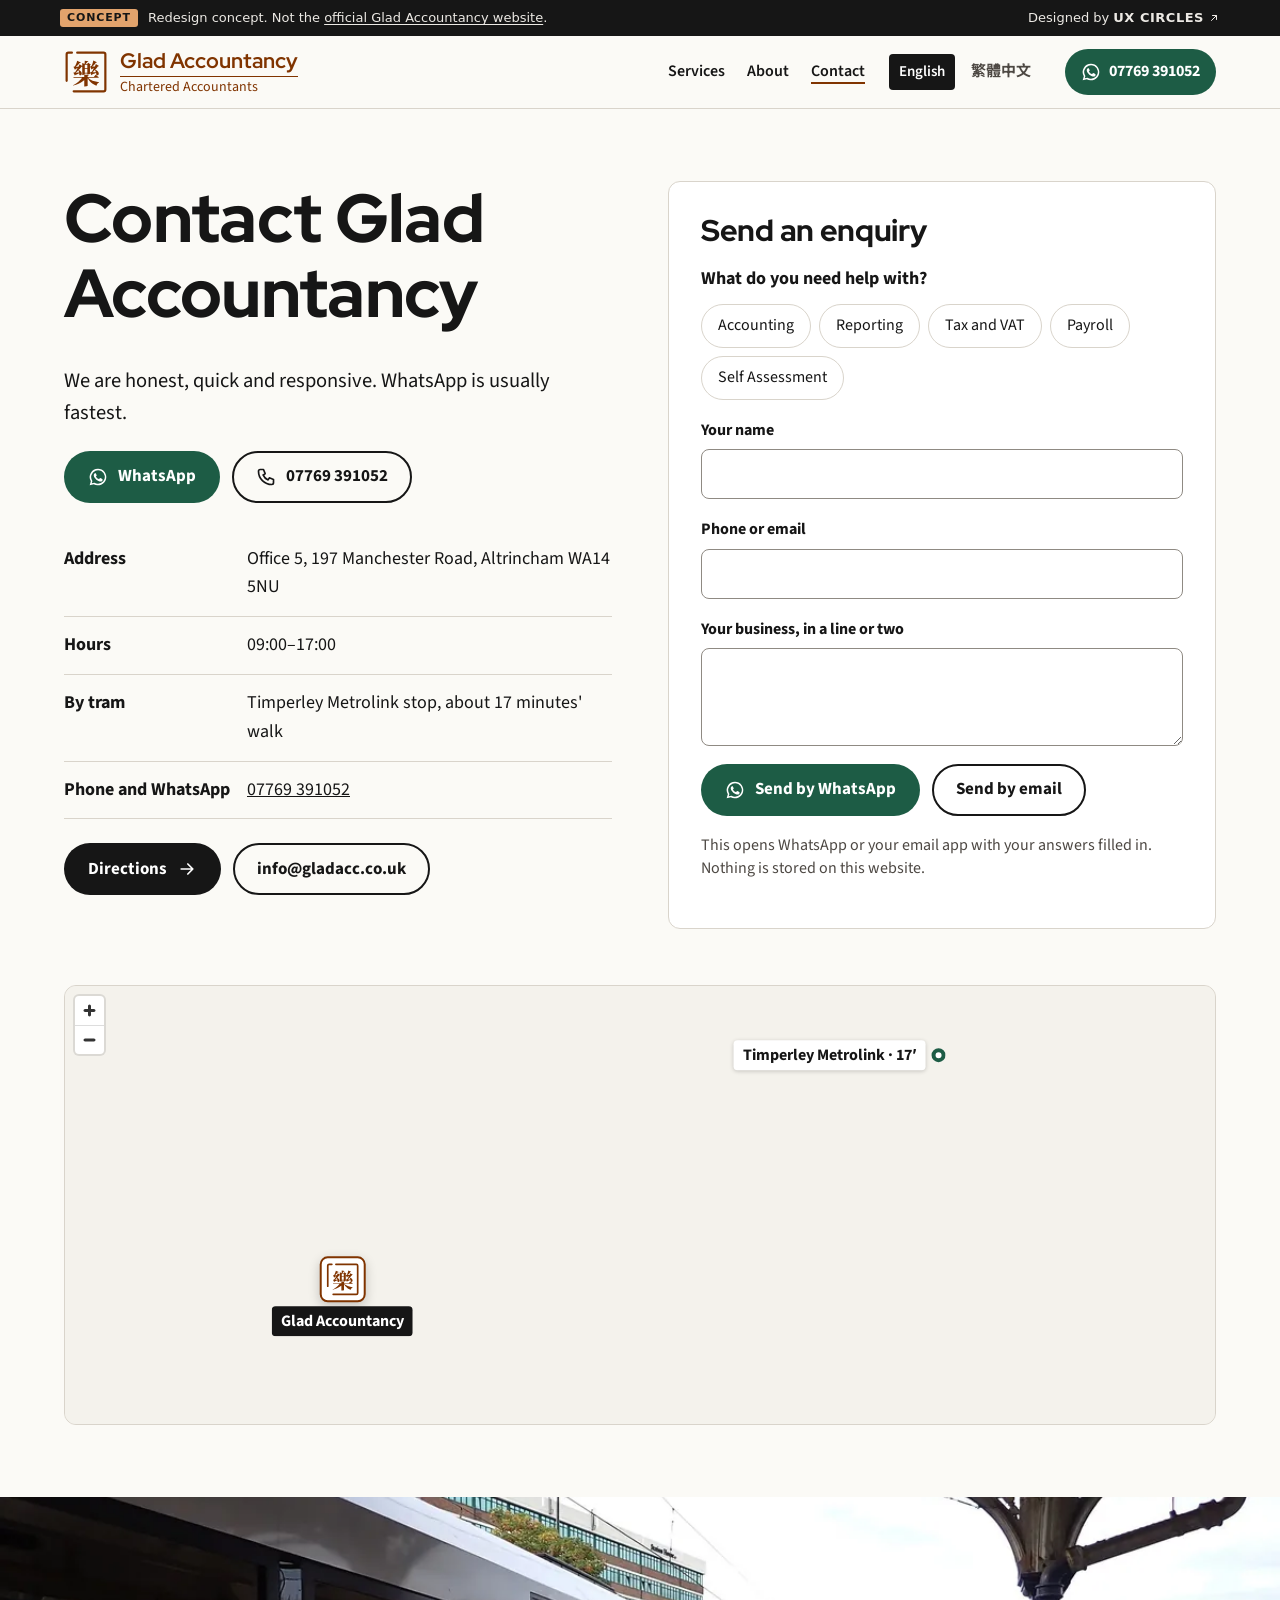
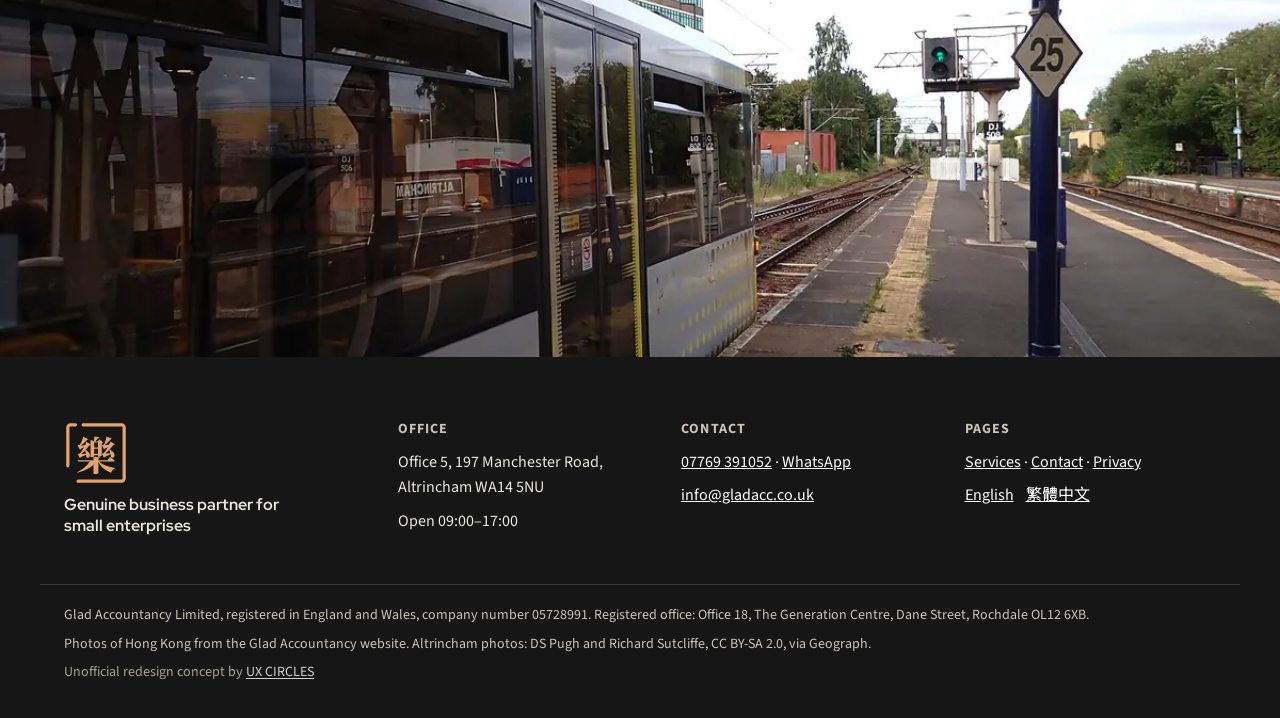
<file: contact.html>
<!doctype html>
<html lang="en-GB" class="l-en">
<head>
<meta charset="utf-8">
<meta name="viewport" content="width=device-width, initial-scale=1">
<meta name="robots" content="noindex, nofollow">
<title>Contact | Glad Accountancy</title>
<meta name="description" content="WhatsApp 07769 391052 or visit Office 5, 197 Manchester Road, Altrincham.">
<link rel="alternate" hreflang="en-GB" href="https://uxcircles.github.io/gladacc/contact.html">
<link rel="alternate" hreflang="zh-Hant-HK" href="https://uxcircles.github.io/gladacc/zh/contact.html">
<link rel="alternate" hreflang="x-default" href="https://uxcircles.github.io/gladacc/contact.html">
<link rel="icon" href="assets/img/favicon.svg" type="image/svg+xml">
<link rel="apple-touch-icon" href="assets/img/apple-touch-icon.png">
<meta name="theme-color" content="#161616">
<link rel="preload" href="assets/fonts/red-hat-display.woff2" as="font" type="font/woff2" crossorigin>
<link rel="preload" href="assets/fonts/source-sans-3.woff2" as="font" type="font/woff2" crossorigin>
<link rel="stylesheet" href="assets/site.css?v=4">
<script defer src="assets/site.js?v=4"></script>
</head>
<body>
<a class="skip" href="#main">Skip to content</a>
<div class="concept-bar" role="note">
  <div class="concept-inner">
    <p class="concept-text"><span class="concept-tag">Concept</span><span class="concept-long">Redesign concept. Not the <a href="https://gladacc.co.uk/" target="_blank" rel="noopener">official Glad Accountancy website</a>.</span></p>
    <a class="concept-credit" href="https://ux-circles.com/professionals" target="_blank" rel="noopener"><span class="concept-by">Designed by </span><strong>UX CIRCLES</strong><svg viewBox="0 0 24 24" width="12" height="12" fill="none" stroke="currentColor" stroke-width="2" stroke-linecap="round" stroke-linejoin="round" aria-hidden="true"><path d="M7 17 17 7M9 7h8v8"/></svg></a>
  </div>
</div>
<header class="site-head">
  <div class="wrap head-in">
    <a class="brand" href="index.html">
      <svg class="brand-seal" viewBox="0 0 100 100" fill="currentColor" aria-hidden="true"><path d="M30 6H90a4 4 0 0 1 4 4V90a4 4 0 0 1-4 4H22M6 70V10a4 4 0 0 1 4-4h8" fill="none" stroke="currentColor" stroke-width="5" stroke-linecap="round"/><path transform="matrix(0.06215 0 0 -0.06215 18.958 77.469)" d="M681 425Q701 426 736.0 428.5Q771 431 814.0 435.0Q857 439 901 443L902 430Q884 421 853.5 406.0Q823 391 785.0 373.5Q747 356 708 339ZM976 660Q972 652 956.5 648.5Q941 645 916 657L947 663Q929 635 900.5 600.5Q872 566 838.0 530.0Q804 494 768.5 461.0Q733 428 700 404L698 414H740Q735 371 723.5 350.5Q712 330 698 324L646 427Q646 427 656.5 429.0Q667 431 680.0 434.5Q693 438 697 442Q718 462 742.0 498.5Q766 535 788.5 577.0Q811 619 830.0 660.5Q849 702 859 733ZM680 637Q708 638 764.5 641.5Q821 645 880 649L881 635Q867 627 840.0 613.0Q813 599 779.5 583.0Q746 567 711 551ZM900 798Q896 790 881.0 785.0Q866 780 840 789L874 795Q854 768 823.5 735.0Q793 702 760.0 671.5Q727 641 699 620L698 631H746Q740 582 728.0 560.5Q716 539 700 532L646 643Q646 643 656.5 645.0Q667 647 679.5 650.5Q692 654 697 657Q708 670 718.0 695.0Q728 720 737.5 749.5Q747 779 754.0 808.0Q761 837 764 858ZM835 532Q889 507 918.5 478.0Q948 449 959.0 421.0Q970 393 966.0 370.0Q962 347 948.0 334.0Q934 321 914.5 321.5Q895 322 875 341Q876 372 868.5 405.5Q861 439 849.0 470.5Q837 502 824 527ZM70 415Q91 416 127.0 418.5Q163 421 208.0 425.5Q253 430 301 434L302 421Q283 412 250.0 396.5Q217 381 177.5 363.5Q138 346 96 329ZM378 650Q373 642 357.5 638.5Q342 635 318 647L349 654Q330 625 300.5 590.5Q271 556 236.0 520.0Q201 484 164.5 451.0Q128 418 94 394L92 404H134Q129 361 117.5 340.5Q106 320 92 314L39 418Q39 418 50.0 419.5Q61 421 74.0 424.5Q87 428 91 432Q113 452 138.0 488.5Q163 525 187.0 567.5Q211 610 230.5 651.0Q250 692 261 724ZM71 629Q100 630 157.0 633.5Q214 637 275 641L276 628Q261 619 233.5 605.0Q206 591 172.0 575.0Q138 559 103 543ZM310 789Q306 780 291.0 775.5Q276 771 250 780L283 787Q262 759 229.5 725.5Q197 692 161.0 661.5Q125 631 93 610V620H140Q134 572 122.0 550.5Q110 529 95 522L40 633Q40 633 51.0 635.0Q62 637 74.5 640.0Q87 643 92 647Q104 660 116.5 685.0Q129 710 141.0 740.0Q153 770 161.5 799.0Q170 828 175 850ZM597 333Q596 323 588.5 315.5Q581 308 560 305V-59Q560 -64 544.5 -71.0Q529 -78 506.0 -83.5Q483 -89 458 -89H436V347ZM558 246Q600 198 668.0 161.0Q736 124 816.5 99.5Q897 75 975 65L974 53Q940 45 915.5 16.0Q891 -13 881 -57Q804 -29 741.0 13.0Q678 55 629.5 111.5Q581 168 548 239ZM516 229Q467 164 393.5 109.5Q320 55 227.5 14.0Q135 -27 30 -56L23 -44Q97 -9 161.0 38.0Q225 85 276.0 138.5Q327 192 361 245H516ZM853 342Q853 342 865.0 332.5Q877 323 896.0 308.5Q915 294 935.5 277.5Q956 261 973 246Q969 230 945 230H47L38 259H786ZM228 524Q279 498 305.5 469.5Q332 441 340.5 413.5Q349 386 343.5 364.5Q338 343 323.5 331.0Q309 319 289.5 320.5Q270 322 252 342Q255 372 250.5 403.5Q246 435 237.0 465.5Q228 496 216 520ZM587 837Q582 813 550 810Q536 791 513.0 766.0Q490 741 473 723H447Q449 748 451.5 787.0Q454 826 454 854ZM539 734 585 782 679 710Q675 706 666.0 701.0Q657 696 645 693V378Q645 374 631.0 367.5Q617 361 599.0 355.5Q581 350 564 350H548V734ZM455 366Q455 362 443.5 354.5Q432 347 414.0 341.5Q396 336 376 336H362V734V774L459 734H606V705H455ZM595 417V388H399V417ZM595 579V550H399V579Z"/></svg>
      <span class="brand-txt"><span class="brand-name">Glad Accountancy</span><span class="brand-sub">Chartered Accountants</span></span>
    </a>
    <nav class="nav" aria-label="Main"><a href="services.html">Services</a><a href="index.html#about">About</a><a href="contact.html" aria-current=page>Contact</a></nav>
    <div class="langs"><a href="contact.html" lang="en-GB" hreflang="en-GB" aria-current="true">English</a><a href="zh/contact.html" lang="zh-Hant-HK" hreflang="zh-Hant-HK">繁體中文</a></div>
    <a class="head-wa" href="https://wa.me/447769391052" target="_blank" rel="noopener"><svg viewBox="0 0 24 24" aria-hidden="true"><path fill="currentColor" d="M12 2a10 10 0 0 0-8.6 15.1L2 22l5-1.3A10 10 0 1 0 12 2Zm0 18.2a8.2 8.2 0 0 1-4.2-1.2l-.3-.2-3 .8.8-2.9-.2-.3A8.2 8.2 0 1 1 12 20.2Zm4.5-6.1c-.2-.1-1.5-.7-1.7-.8-.2-.1-.4-.1-.6.1l-.8 1c-.1.2-.3.2-.5.1a6.7 6.7 0 0 1-3.3-2.9c-.3-.4.3-.4.8-1.4.1-.2 0-.3 0-.4l-.8-1.8c-.2-.5-.4-.4-.6-.4h-.5a1 1 0 0 0-.7.3 3 3 0 0 0-.9 2.2 5.2 5.2 0 0 0 1.1 2.7 11.8 11.8 0 0 0 4.5 4c1.7.7 2.3.8 3.2.6.5-.1 1.5-.6 1.7-1.2.2-.6.2-1.1.2-1.2-.1-.1-.2-.2-.5-.3Z"/></svg><span>07769 391052</span></a>
    <button class="menu-btn" type="button" aria-expanded="false" aria-controls="menu">Menu</button>
  </div>
  <div class="menu" id="menu" hidden>
    <nav class="wrap menu-in" aria-label="Menu">
      <a href="services.html">Services</a><a href="index.html#about">About</a><a href="contact.html" aria-current=page>Contact</a>
      <div class="menu-langs"><a href="contact.html" lang="en-GB" hreflang="en-GB" aria-current="true">English</a><a href="zh/contact.html" lang="zh-Hant-HK" hreflang="zh-Hant-HK">繁體中文</a></div>
    </nav>
  </div>
</header>
<main id="main">
<section class="wrap contact-top">
  <div>
    <h1>Contact Glad Accountancy</h1>
    <p class="lede">We are honest, quick and responsive. WhatsApp is usually fastest.</p>
    <p class="btns"><a class="btn btn-wa" href="https://wa.me/447769391052" target="_blank" rel="noopener"><svg viewBox="0 0 24 24" aria-hidden="true"><path fill="currentColor" d="M12 2a10 10 0 0 0-8.6 15.1L2 22l5-1.3A10 10 0 1 0 12 2Zm0 18.2a8.2 8.2 0 0 1-4.2-1.2l-.3-.2-3 .8.8-2.9-.2-.3A8.2 8.2 0 1 1 12 20.2Zm4.5-6.1c-.2-.1-1.5-.7-1.7-.8-.2-.1-.4-.1-.6.1l-.8 1c-.1.2-.3.2-.5.1a6.7 6.7 0 0 1-3.3-2.9c-.3-.4.3-.4.8-1.4.1-.2 0-.3 0-.4l-.8-1.8c-.2-.5-.4-.4-.6-.4h-.5a1 1 0 0 0-.7.3 3 3 0 0 0-.9 2.2 5.2 5.2 0 0 0 1.1 2.7 11.8 11.8 0 0 0 4.5 4c1.7.7 2.3.8 3.2.6.5-.1 1.5-.6 1.7-1.2.2-.6.2-1.1.2-1.2-.1-.1-.2-.2-.5-.3Z"/></svg>WhatsApp</a><a class="btn btn-line" href="tel:+447769391052"><svg viewBox="0 0 24 24" aria-hidden="true"><path fill="none" stroke="currentColor" stroke-width="2" stroke-linejoin="round" d="M5 3h4l2 5-2.5 1.5a11 11 0 0 0 6 6L16 13l5 2v4a2 2 0 0 1-2 2A16 16 0 0 1 3 5a2 2 0 0 1 2-2Z"/></svg>07769 391052</a></p>
    <dl class="facts">
  <div><dt>Address</dt><dd>Office 5, 197 Manchester Road, Altrincham WA14 5NU</dd></div>
  <div><dt>Hours</dt><dd>09:00–17:00</dd></div>
  <div><dt>By tram</dt><dd>Timperley Metrolink stop, about 17 minutes' walk</dd></div>
  <div><dt>Phone and WhatsApp</dt><dd><a href="tel:+447769391052">07769 391052</a></dd></div>
</dl>
<p class="btns"><a class="btn btn-ink" href="https://www.google.com/maps/search/?api=1&query=197+Manchester+Road+Altrincham+WA14+5NU" target="_blank" rel="noopener">Directions<svg viewBox="0 0 24 24" aria-hidden="true"><path fill="none" stroke="currentColor" stroke-width="2" stroke-linecap="round" stroke-linejoin="round" d="M5 12h14M13 6l6 6-6 6"/></svg></a><a class="btn btn-line" href="mailto:info@gladacc.co.uk">info@gladacc.co.uk</a></p>
  </div>
  <form class="enquiry" id="enquiry" novalidate data-wa="https://wa.me/447769391052" data-email="info@gladacc.co.uk">
    <h2>Send an enquiry</h2>
    <fieldset><legend>What do you need help with?</legend><div class="chks"><label class="chk"><input type="checkbox" name="svc" value="Accounting"><span>Accounting</span></label><label class="chk"><input type="checkbox" name="svc" value="Reporting"><span>Reporting</span></label><label class="chk"><input type="checkbox" name="svc" value="Tax and VAT"><span>Tax and VAT</span></label><label class="chk"><input type="checkbox" name="svc" value="Payroll"><span>Payroll</span></label><label class="chk"><input type="checkbox" name="svc" value="Self Assessment"><span>Self Assessment</span></label></div></fieldset>
    <label class="fld"><span>Your name</span><input name="name" autocomplete="name" required></label>
    <label class="fld"><span>Phone or email</span><input name="contact" autocomplete="email" required></label>
    <label class="fld"><span>Your business, in a line or two</span><textarea name="msg" rows="3"></textarea></label>
    <p class="form-err" role="alert" hidden>Please add your name and a phone number or email.</p>
    <div class="btns"><button class="btn btn-wa" type="submit" value="wa"><svg viewBox="0 0 24 24" aria-hidden="true"><path fill="currentColor" d="M12 2a10 10 0 0 0-8.6 15.1L2 22l5-1.3A10 10 0 1 0 12 2Zm0 18.2a8.2 8.2 0 0 1-4.2-1.2l-.3-.2-3 .8.8-2.9-.2-.3A8.2 8.2 0 1 1 12 20.2Zm4.5-6.1c-.2-.1-1.5-.7-1.7-.8-.2-.1-.4-.1-.6.1l-.8 1c-.1.2-.3.2-.5.1a6.7 6.7 0 0 1-3.3-2.9c-.3-.4.3-.4.8-1.4.1-.2 0-.3 0-.4l-.8-1.8c-.2-.5-.4-.4-.6-.4h-.5a1 1 0 0 0-.7.3 3 3 0 0 0-.9 2.2 5.2 5.2 0 0 0 1.1 2.7 11.8 11.8 0 0 0 4.5 4c1.7.7 2.3.8 3.2.6.5-.1 1.5-.6 1.7-1.2.2-.6.2-1.1.2-1.2-.1-.1-.2-.2-.5-.3Z"/></svg>Send by WhatsApp</button><button class="btn btn-line" type="submit" value="email">Send by email</button></div>
    <p class="small">This opens WhatsApp or your email app with your answers filled in. Nothing is stored on this website.</p>
  </form>
</section>
<section class="wrap contact-map"><div class="map" data-map data-src="assets/vendor/maplibre/maplibre-gl.js" data-css="assets/vendor/maplibre/maplibre-gl.css" data-mapjs="assets/map.js?v=4">
  <div class="map-fallback">
    <svg class="map-fallback-seal" viewBox="0 0 100 100" fill="currentColor" aria-hidden="true"><path d="M30 6H90a4 4 0 0 1 4 4V90a4 4 0 0 1-4 4H22M6 70V10a4 4 0 0 1 4-4h8" fill="none" stroke="currentColor" stroke-width="5" stroke-linecap="round"/><path transform="matrix(0.06215 0 0 -0.06215 18.958 77.469)" d="M681 425Q701 426 736.0 428.5Q771 431 814.0 435.0Q857 439 901 443L902 430Q884 421 853.5 406.0Q823 391 785.0 373.5Q747 356 708 339ZM976 660Q972 652 956.5 648.5Q941 645 916 657L947 663Q929 635 900.5 600.5Q872 566 838.0 530.0Q804 494 768.5 461.0Q733 428 700 404L698 414H740Q735 371 723.5 350.5Q712 330 698 324L646 427Q646 427 656.5 429.0Q667 431 680.0 434.5Q693 438 697 442Q718 462 742.0 498.5Q766 535 788.5 577.0Q811 619 830.0 660.5Q849 702 859 733ZM680 637Q708 638 764.5 641.5Q821 645 880 649L881 635Q867 627 840.0 613.0Q813 599 779.5 583.0Q746 567 711 551ZM900 798Q896 790 881.0 785.0Q866 780 840 789L874 795Q854 768 823.5 735.0Q793 702 760.0 671.5Q727 641 699 620L698 631H746Q740 582 728.0 560.5Q716 539 700 532L646 643Q646 643 656.5 645.0Q667 647 679.5 650.5Q692 654 697 657Q708 670 718.0 695.0Q728 720 737.5 749.5Q747 779 754.0 808.0Q761 837 764 858ZM835 532Q889 507 918.5 478.0Q948 449 959.0 421.0Q970 393 966.0 370.0Q962 347 948.0 334.0Q934 321 914.5 321.5Q895 322 875 341Q876 372 868.5 405.5Q861 439 849.0 470.5Q837 502 824 527ZM70 415Q91 416 127.0 418.5Q163 421 208.0 425.5Q253 430 301 434L302 421Q283 412 250.0 396.5Q217 381 177.5 363.5Q138 346 96 329ZM378 650Q373 642 357.5 638.5Q342 635 318 647L349 654Q330 625 300.5 590.5Q271 556 236.0 520.0Q201 484 164.5 451.0Q128 418 94 394L92 404H134Q129 361 117.5 340.5Q106 320 92 314L39 418Q39 418 50.0 419.5Q61 421 74.0 424.5Q87 428 91 432Q113 452 138.0 488.5Q163 525 187.0 567.5Q211 610 230.5 651.0Q250 692 261 724ZM71 629Q100 630 157.0 633.5Q214 637 275 641L276 628Q261 619 233.5 605.0Q206 591 172.0 575.0Q138 559 103 543ZM310 789Q306 780 291.0 775.5Q276 771 250 780L283 787Q262 759 229.5 725.5Q197 692 161.0 661.5Q125 631 93 610V620H140Q134 572 122.0 550.5Q110 529 95 522L40 633Q40 633 51.0 635.0Q62 637 74.5 640.0Q87 643 92 647Q104 660 116.5 685.0Q129 710 141.0 740.0Q153 770 161.5 799.0Q170 828 175 850ZM597 333Q596 323 588.5 315.5Q581 308 560 305V-59Q560 -64 544.5 -71.0Q529 -78 506.0 -83.5Q483 -89 458 -89H436V347ZM558 246Q600 198 668.0 161.0Q736 124 816.5 99.5Q897 75 975 65L974 53Q940 45 915.5 16.0Q891 -13 881 -57Q804 -29 741.0 13.0Q678 55 629.5 111.5Q581 168 548 239ZM516 229Q467 164 393.5 109.5Q320 55 227.5 14.0Q135 -27 30 -56L23 -44Q97 -9 161.0 38.0Q225 85 276.0 138.5Q327 192 361 245H516ZM853 342Q853 342 865.0 332.5Q877 323 896.0 308.5Q915 294 935.5 277.5Q956 261 973 246Q969 230 945 230H47L38 259H786ZM228 524Q279 498 305.5 469.5Q332 441 340.5 413.5Q349 386 343.5 364.5Q338 343 323.5 331.0Q309 319 289.5 320.5Q270 322 252 342Q255 372 250.5 403.5Q246 435 237.0 465.5Q228 496 216 520ZM587 837Q582 813 550 810Q536 791 513.0 766.0Q490 741 473 723H447Q449 748 451.5 787.0Q454 826 454 854ZM539 734 585 782 679 710Q675 706 666.0 701.0Q657 696 645 693V378Q645 374 631.0 367.5Q617 361 599.0 355.5Q581 350 564 350H548V734ZM455 366Q455 362 443.5 354.5Q432 347 414.0 341.5Q396 336 376 336H362V734V774L459 734H606V705H455ZM595 417V388H399V417ZM595 579V550H399V579Z"/></svg>
    <p>Office 5, 197 Manchester Road, Altrincham WA14 5NU</p>
    <a href="https://www.google.com/maps/search/?api=1&query=197+Manchester+Road+Altrincham+WA14+5NU" target="_blank" rel="noopener">Open in Google Maps</a>
  </div>
  <script type="application/json" id="map-data">{"home": [-2.3526665, 53.4010546], "mark": "assets/img/seal.svg", "label": "Glad Accountancy", "routes": [{"name": "Timperley Metrolink", "short": "Timperley", "start": [-2.3383549, 53.4042623], "min": 17, "coords": [[-2.33833, 53.40425], [-2.33857, 53.40401], [-2.33855, 53.404], [-2.33858, 53.40399], [-2.33859, 53.40397], [-2.3386, 53.40395], [-2.33859, 53.40391], [-2.33862, 53.40386], [-2.33884, 53.40391], [-2.33888, 53.40392], [-2.33942, 53.40405], [-2.33956, 53.40385], [-2.33953, 53.40384], [-2.3395, 53.40388], [-2.33946, 53.40387], [-2.3395, 53.40383], [-2.33945, 53.40379], [-2.34012, 53.4031], [-2.34031, 53.40293], [-2.34054, 53.40277], [-2.34077, 53.40263], [-2.341, 53.4025], [-2.34348, 53.40133], [-2.34503, 53.40062], [-2.34564, 53.40033], [-2.34569, 53.40036], [-2.34581, 53.40035], [-2.34588, 53.40034], [-2.34599, 53.40028], [-2.34615, 53.40018], [-2.34633, 53.40009], [-2.34658, 53.40002], [-2.34684, 53.39997], [-2.34708, 53.39993], [-2.34774, 53.3998], [-2.34842, 53.3997], [-2.34888, 53.3997], [-2.34975, 53.39974], [-2.35025, 53.39974], [-2.35037, 53.39978], [-2.35012, 53.40072], [-2.35034, 53.40074], [-2.35126, 53.40082], [-2.35169, 53.40085], [-2.352, 53.40088], [-2.35231, 53.40091], [-2.35248, 53.40091], [-2.35264, 53.40093], [-2.35271, 53.40094]]}]}</script>
</div></section>
<figure class="band"><img src="assets/img/metrolink-altrincham.webp" width="1200" height="801" alt="A Metrolink tram at Altrincham station" loading="lazy" decoding="async"></figure>
</main>
<footer class="site-foot">
  <div class="wrap foot-grid">
    <div class="foot-brand">
      <svg class="foot-seal" viewBox="0 0 100 100" fill="currentColor" aria-hidden="true"><path d="M30 6H90a4 4 0 0 1 4 4V90a4 4 0 0 1-4 4H22M6 70V10a4 4 0 0 1 4-4h8" fill="none" stroke="currentColor" stroke-width="5" stroke-linecap="round"/><path transform="matrix(0.06215 0 0 -0.06215 18.958 77.469)" d="M681 425Q701 426 736.0 428.5Q771 431 814.0 435.0Q857 439 901 443L902 430Q884 421 853.5 406.0Q823 391 785.0 373.5Q747 356 708 339ZM976 660Q972 652 956.5 648.5Q941 645 916 657L947 663Q929 635 900.5 600.5Q872 566 838.0 530.0Q804 494 768.5 461.0Q733 428 700 404L698 414H740Q735 371 723.5 350.5Q712 330 698 324L646 427Q646 427 656.5 429.0Q667 431 680.0 434.5Q693 438 697 442Q718 462 742.0 498.5Q766 535 788.5 577.0Q811 619 830.0 660.5Q849 702 859 733ZM680 637Q708 638 764.5 641.5Q821 645 880 649L881 635Q867 627 840.0 613.0Q813 599 779.5 583.0Q746 567 711 551ZM900 798Q896 790 881.0 785.0Q866 780 840 789L874 795Q854 768 823.5 735.0Q793 702 760.0 671.5Q727 641 699 620L698 631H746Q740 582 728.0 560.5Q716 539 700 532L646 643Q646 643 656.5 645.0Q667 647 679.5 650.5Q692 654 697 657Q708 670 718.0 695.0Q728 720 737.5 749.5Q747 779 754.0 808.0Q761 837 764 858ZM835 532Q889 507 918.5 478.0Q948 449 959.0 421.0Q970 393 966.0 370.0Q962 347 948.0 334.0Q934 321 914.5 321.5Q895 322 875 341Q876 372 868.5 405.5Q861 439 849.0 470.5Q837 502 824 527ZM70 415Q91 416 127.0 418.5Q163 421 208.0 425.5Q253 430 301 434L302 421Q283 412 250.0 396.5Q217 381 177.5 363.5Q138 346 96 329ZM378 650Q373 642 357.5 638.5Q342 635 318 647L349 654Q330 625 300.5 590.5Q271 556 236.0 520.0Q201 484 164.5 451.0Q128 418 94 394L92 404H134Q129 361 117.5 340.5Q106 320 92 314L39 418Q39 418 50.0 419.5Q61 421 74.0 424.5Q87 428 91 432Q113 452 138.0 488.5Q163 525 187.0 567.5Q211 610 230.5 651.0Q250 692 261 724ZM71 629Q100 630 157.0 633.5Q214 637 275 641L276 628Q261 619 233.5 605.0Q206 591 172.0 575.0Q138 559 103 543ZM310 789Q306 780 291.0 775.5Q276 771 250 780L283 787Q262 759 229.5 725.5Q197 692 161.0 661.5Q125 631 93 610V620H140Q134 572 122.0 550.5Q110 529 95 522L40 633Q40 633 51.0 635.0Q62 637 74.5 640.0Q87 643 92 647Q104 660 116.5 685.0Q129 710 141.0 740.0Q153 770 161.5 799.0Q170 828 175 850ZM597 333Q596 323 588.5 315.5Q581 308 560 305V-59Q560 -64 544.5 -71.0Q529 -78 506.0 -83.5Q483 -89 458 -89H436V347ZM558 246Q600 198 668.0 161.0Q736 124 816.5 99.5Q897 75 975 65L974 53Q940 45 915.5 16.0Q891 -13 881 -57Q804 -29 741.0 13.0Q678 55 629.5 111.5Q581 168 548 239ZM516 229Q467 164 393.5 109.5Q320 55 227.5 14.0Q135 -27 30 -56L23 -44Q97 -9 161.0 38.0Q225 85 276.0 138.5Q327 192 361 245H516ZM853 342Q853 342 865.0 332.5Q877 323 896.0 308.5Q915 294 935.5 277.5Q956 261 973 246Q969 230 945 230H47L38 259H786ZM228 524Q279 498 305.5 469.5Q332 441 340.5 413.5Q349 386 343.5 364.5Q338 343 323.5 331.0Q309 319 289.5 320.5Q270 322 252 342Q255 372 250.5 403.5Q246 435 237.0 465.5Q228 496 216 520ZM587 837Q582 813 550 810Q536 791 513.0 766.0Q490 741 473 723H447Q449 748 451.5 787.0Q454 826 454 854ZM539 734 585 782 679 710Q675 706 666.0 701.0Q657 696 645 693V378Q645 374 631.0 367.5Q617 361 599.0 355.5Q581 350 564 350H548V734ZM455 366Q455 362 443.5 354.5Q432 347 414.0 341.5Q396 336 376 336H362V734V774L459 734H606V705H455ZM595 417V388H399V417ZM595 579V550H399V579Z"/></svg>
      <p class="foot-tag">Genuine business partner for small enterprises</p>
    </div>
    <div>
      <h2 class="foot-h">Office</h2>
      <p>Office 5, 197 Manchester Road, Altrincham WA14 5NU</p>
      <p>Open 09:00–17:00</p>
    </div>
    <div>
      <h2 class="foot-h">Contact</h2>
      <p><a href="tel:+447769391052">07769 391052</a> · <a href="https://wa.me/447769391052" target="_blank" rel="noopener">WhatsApp</a></p>
      <p><a href="mailto:info@gladacc.co.uk">info@gladacc.co.uk</a></p>
    </div>
    <div>
      <h2 class="foot-h">Pages</h2>
      <p><a href="services.html">Services</a> · <a href="contact.html">Contact</a> · <a href="privacy.html">Privacy</a></p>
      <div class="foot-langs"><a href="contact.html" lang="en-GB" hreflang="en-GB" aria-current="true">English</a><a href="zh/contact.html" lang="zh-Hant-HK" hreflang="zh-Hant-HK">繁體中文</a></div>
    </div>
  </div>
  <div class="wrap foot-legal">
    <p>Glad Accountancy Limited, registered in England and Wales, company number 05728991. Registered office: Office 18, The Generation Centre, Dane Street, Rochdale OL12 6XB.</p>
    <p>Photos of Hong Kong from the Glad Accountancy website. Altrincham photos: DS Pugh and Richard Sutcliffe, CC BY-SA 2.0, via Geograph.</p>
    <p class="concept-note">Unofficial redesign concept by <a href="https://ux-circles.com/professionals" target="_blank" rel="noopener">UX CIRCLES</a></p>
  </div>
</footer>
<nav class="mbar" aria-label="Quick contact">
  <a href="tel:+447769391052"><svg viewBox="0 0 24 24" aria-hidden="true"><path fill="none" stroke="currentColor" stroke-width="2" stroke-linejoin="round" d="M5 3h4l2 5-2.5 1.5a11 11 0 0 0 6 6L16 13l5 2v4a2 2 0 0 1-2 2A16 16 0 0 1 3 5a2 2 0 0 1 2-2Z"/></svg><span>Call</span></a>
  <a href="https://wa.me/447769391052" target="_blank" rel="noopener"><svg viewBox="0 0 24 24" aria-hidden="true"><path fill="currentColor" d="M12 2a10 10 0 0 0-8.6 15.1L2 22l5-1.3A10 10 0 1 0 12 2Zm0 18.2a8.2 8.2 0 0 1-4.2-1.2l-.3-.2-3 .8.8-2.9-.2-.3A8.2 8.2 0 1 1 12 20.2Zm4.5-6.1c-.2-.1-1.5-.7-1.7-.8-.2-.1-.4-.1-.6.1l-.8 1c-.1.2-.3.2-.5.1a6.7 6.7 0 0 1-3.3-2.9c-.3-.4.3-.4.8-1.4.1-.2 0-.3 0-.4l-.8-1.8c-.2-.5-.4-.4-.6-.4h-.5a1 1 0 0 0-.7.3 3 3 0 0 0-.9 2.2 5.2 5.2 0 0 0 1.1 2.7 11.8 11.8 0 0 0 4.5 4c1.7.7 2.3.8 3.2.6.5-.1 1.5-.6 1.7-1.2.2-.6.2-1.1.2-1.2-.1-.1-.2-.2-.5-.3Z"/></svg><span>WhatsApp</span></a>
  <a href="contact.html#enquiry"><svg viewBox="0 0 24 24" aria-hidden="true"><path fill="none" stroke="currentColor" stroke-width="2" stroke-linejoin="round" d="M3 5h18v14H3zM3 6l9 7 9-7"/></svg><span>Enquire</span></a>
</nav>
</body>
</html>
</file>
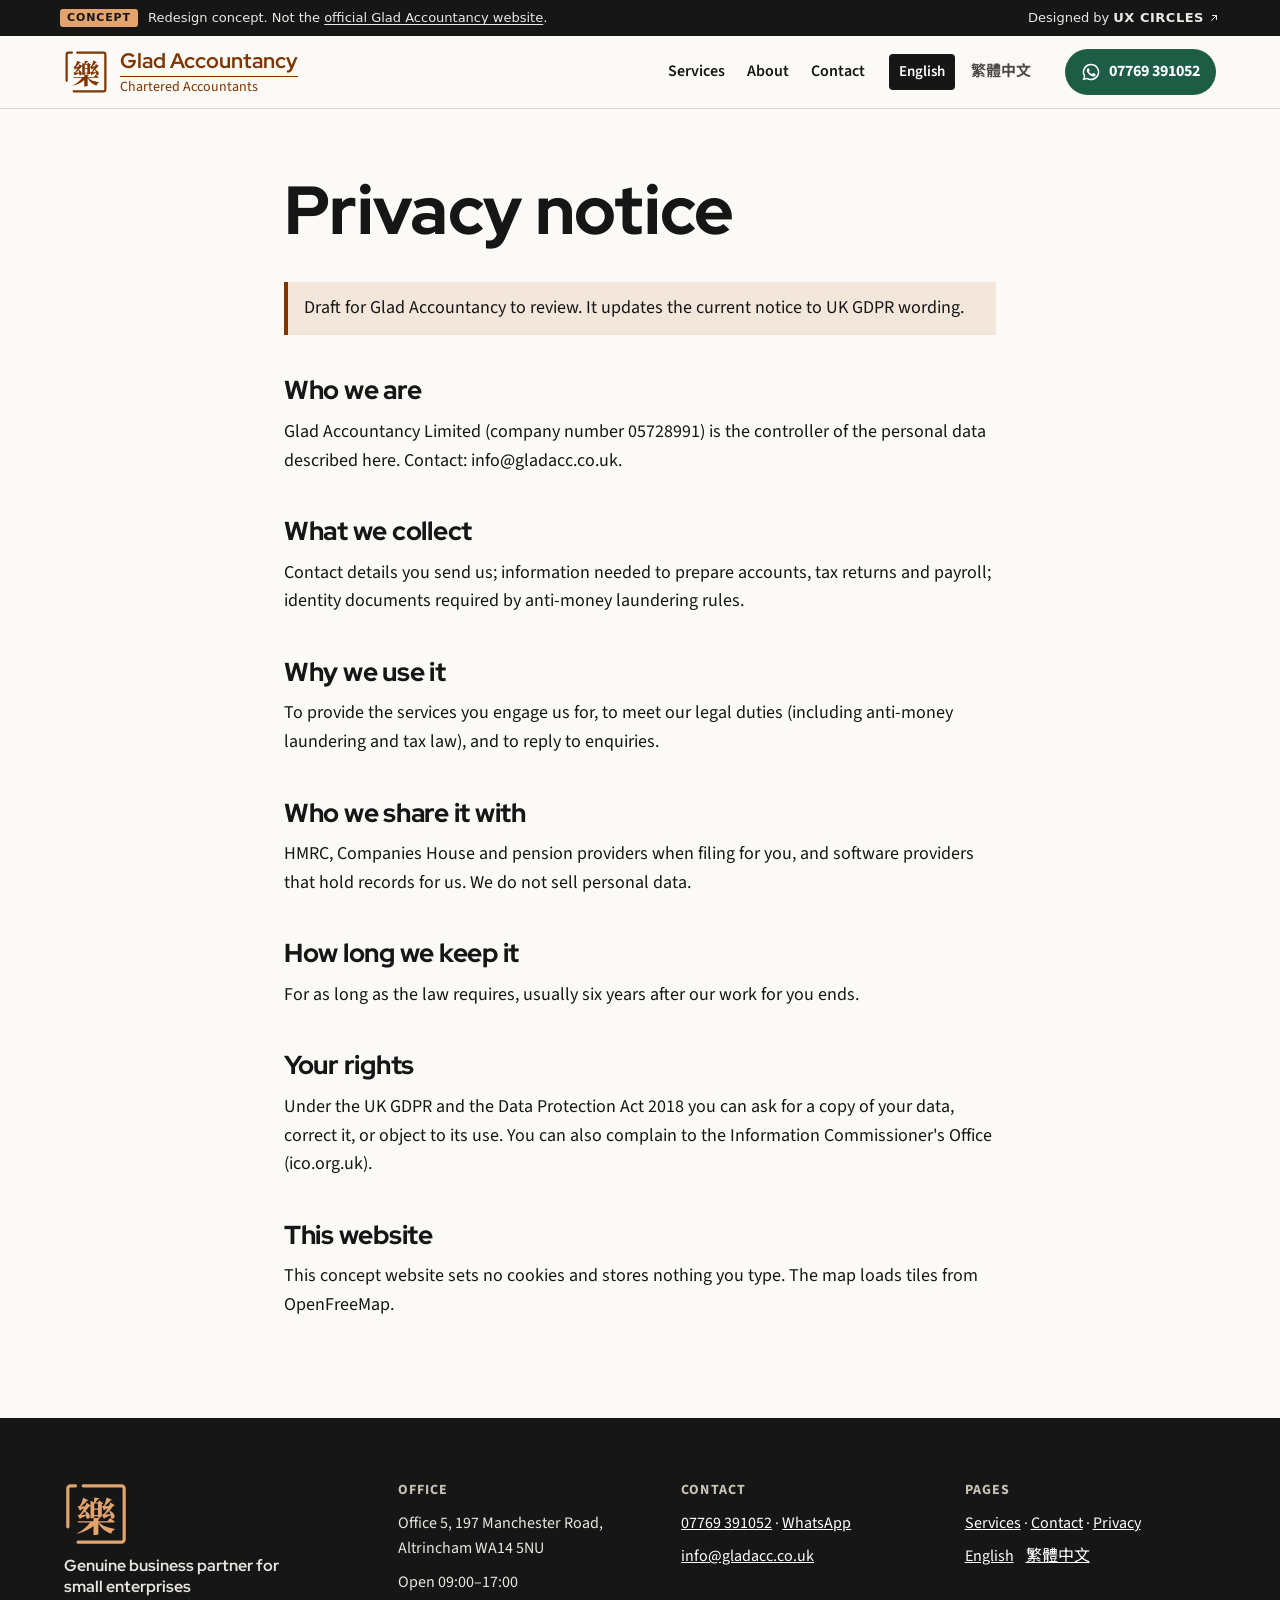
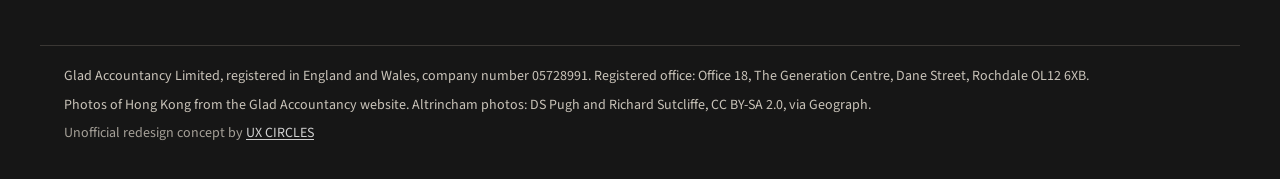
<file: privacy.html>
<!doctype html>
<html lang="en-GB" class="l-en">
<head>
<meta charset="utf-8">
<meta name="viewport" content="width=device-width, initial-scale=1">
<meta name="robots" content="noindex, nofollow">
<title>Privacy | Glad Accountancy</title>
<meta name="description" content="How Glad Accountancy uses personal data.">
<link rel="alternate" hreflang="en-GB" href="https://uxcircles.github.io/gladacc/privacy.html">
<link rel="alternate" hreflang="zh-Hant-HK" href="https://uxcircles.github.io/gladacc/zh/privacy.html">
<link rel="alternate" hreflang="x-default" href="https://uxcircles.github.io/gladacc/privacy.html">
<link rel="icon" href="assets/img/favicon.svg" type="image/svg+xml">
<link rel="apple-touch-icon" href="assets/img/apple-touch-icon.png">
<meta name="theme-color" content="#161616">
<link rel="preload" href="assets/fonts/red-hat-display.woff2" as="font" type="font/woff2" crossorigin>
<link rel="preload" href="assets/fonts/source-sans-3.woff2" as="font" type="font/woff2" crossorigin>
<link rel="stylesheet" href="assets/site.css?v=4">
<script defer src="assets/site.js?v=4"></script>
</head>
<body>
<a class="skip" href="#main">Skip to content</a>
<div class="concept-bar" role="note">
  <div class="concept-inner">
    <p class="concept-text"><span class="concept-tag">Concept</span><span class="concept-long">Redesign concept. Not the <a href="https://gladacc.co.uk/" target="_blank" rel="noopener">official Glad Accountancy website</a>.</span></p>
    <a class="concept-credit" href="https://ux-circles.com/professionals" target="_blank" rel="noopener"><span class="concept-by">Designed by </span><strong>UX CIRCLES</strong><svg viewBox="0 0 24 24" width="12" height="12" fill="none" stroke="currentColor" stroke-width="2" stroke-linecap="round" stroke-linejoin="round" aria-hidden="true"><path d="M7 17 17 7M9 7h8v8"/></svg></a>
  </div>
</div>
<header class="site-head">
  <div class="wrap head-in">
    <a class="brand" href="index.html">
      <svg class="brand-seal" viewBox="0 0 100 100" fill="currentColor" aria-hidden="true"><path d="M30 6H90a4 4 0 0 1 4 4V90a4 4 0 0 1-4 4H22M6 70V10a4 4 0 0 1 4-4h8" fill="none" stroke="currentColor" stroke-width="5" stroke-linecap="round"/><path transform="matrix(0.06215 0 0 -0.06215 18.958 77.469)" d="M681 425Q701 426 736.0 428.5Q771 431 814.0 435.0Q857 439 901 443L902 430Q884 421 853.5 406.0Q823 391 785.0 373.5Q747 356 708 339ZM976 660Q972 652 956.5 648.5Q941 645 916 657L947 663Q929 635 900.5 600.5Q872 566 838.0 530.0Q804 494 768.5 461.0Q733 428 700 404L698 414H740Q735 371 723.5 350.5Q712 330 698 324L646 427Q646 427 656.5 429.0Q667 431 680.0 434.5Q693 438 697 442Q718 462 742.0 498.5Q766 535 788.5 577.0Q811 619 830.0 660.5Q849 702 859 733ZM680 637Q708 638 764.5 641.5Q821 645 880 649L881 635Q867 627 840.0 613.0Q813 599 779.5 583.0Q746 567 711 551ZM900 798Q896 790 881.0 785.0Q866 780 840 789L874 795Q854 768 823.5 735.0Q793 702 760.0 671.5Q727 641 699 620L698 631H746Q740 582 728.0 560.5Q716 539 700 532L646 643Q646 643 656.5 645.0Q667 647 679.5 650.5Q692 654 697 657Q708 670 718.0 695.0Q728 720 737.5 749.5Q747 779 754.0 808.0Q761 837 764 858ZM835 532Q889 507 918.5 478.0Q948 449 959.0 421.0Q970 393 966.0 370.0Q962 347 948.0 334.0Q934 321 914.5 321.5Q895 322 875 341Q876 372 868.5 405.5Q861 439 849.0 470.5Q837 502 824 527ZM70 415Q91 416 127.0 418.5Q163 421 208.0 425.5Q253 430 301 434L302 421Q283 412 250.0 396.5Q217 381 177.5 363.5Q138 346 96 329ZM378 650Q373 642 357.5 638.5Q342 635 318 647L349 654Q330 625 300.5 590.5Q271 556 236.0 520.0Q201 484 164.5 451.0Q128 418 94 394L92 404H134Q129 361 117.5 340.5Q106 320 92 314L39 418Q39 418 50.0 419.5Q61 421 74.0 424.5Q87 428 91 432Q113 452 138.0 488.5Q163 525 187.0 567.5Q211 610 230.5 651.0Q250 692 261 724ZM71 629Q100 630 157.0 633.5Q214 637 275 641L276 628Q261 619 233.5 605.0Q206 591 172.0 575.0Q138 559 103 543ZM310 789Q306 780 291.0 775.5Q276 771 250 780L283 787Q262 759 229.5 725.5Q197 692 161.0 661.5Q125 631 93 610V620H140Q134 572 122.0 550.5Q110 529 95 522L40 633Q40 633 51.0 635.0Q62 637 74.5 640.0Q87 643 92 647Q104 660 116.5 685.0Q129 710 141.0 740.0Q153 770 161.5 799.0Q170 828 175 850ZM597 333Q596 323 588.5 315.5Q581 308 560 305V-59Q560 -64 544.5 -71.0Q529 -78 506.0 -83.5Q483 -89 458 -89H436V347ZM558 246Q600 198 668.0 161.0Q736 124 816.5 99.5Q897 75 975 65L974 53Q940 45 915.5 16.0Q891 -13 881 -57Q804 -29 741.0 13.0Q678 55 629.5 111.5Q581 168 548 239ZM516 229Q467 164 393.5 109.5Q320 55 227.5 14.0Q135 -27 30 -56L23 -44Q97 -9 161.0 38.0Q225 85 276.0 138.5Q327 192 361 245H516ZM853 342Q853 342 865.0 332.5Q877 323 896.0 308.5Q915 294 935.5 277.5Q956 261 973 246Q969 230 945 230H47L38 259H786ZM228 524Q279 498 305.5 469.5Q332 441 340.5 413.5Q349 386 343.5 364.5Q338 343 323.5 331.0Q309 319 289.5 320.5Q270 322 252 342Q255 372 250.5 403.5Q246 435 237.0 465.5Q228 496 216 520ZM587 837Q582 813 550 810Q536 791 513.0 766.0Q490 741 473 723H447Q449 748 451.5 787.0Q454 826 454 854ZM539 734 585 782 679 710Q675 706 666.0 701.0Q657 696 645 693V378Q645 374 631.0 367.5Q617 361 599.0 355.5Q581 350 564 350H548V734ZM455 366Q455 362 443.5 354.5Q432 347 414.0 341.5Q396 336 376 336H362V734V774L459 734H606V705H455ZM595 417V388H399V417ZM595 579V550H399V579Z"/></svg>
      <span class="brand-txt"><span class="brand-name">Glad Accountancy</span><span class="brand-sub">Chartered Accountants</span></span>
    </a>
    <nav class="nav" aria-label="Main"><a href="services.html">Services</a><a href="index.html#about">About</a><a href="contact.html">Contact</a></nav>
    <div class="langs"><a href="privacy.html" lang="en-GB" hreflang="en-GB" aria-current="true">English</a><a href="zh/privacy.html" lang="zh-Hant-HK" hreflang="zh-Hant-HK">繁體中文</a></div>
    <a class="head-wa" href="https://wa.me/447769391052" target="_blank" rel="noopener"><svg viewBox="0 0 24 24" aria-hidden="true"><path fill="currentColor" d="M12 2a10 10 0 0 0-8.6 15.1L2 22l5-1.3A10 10 0 1 0 12 2Zm0 18.2a8.2 8.2 0 0 1-4.2-1.2l-.3-.2-3 .8.8-2.9-.2-.3A8.2 8.2 0 1 1 12 20.2Zm4.5-6.1c-.2-.1-1.5-.7-1.7-.8-.2-.1-.4-.1-.6.1l-.8 1c-.1.2-.3.2-.5.1a6.7 6.7 0 0 1-3.3-2.9c-.3-.4.3-.4.8-1.4.1-.2 0-.3 0-.4l-.8-1.8c-.2-.5-.4-.4-.6-.4h-.5a1 1 0 0 0-.7.3 3 3 0 0 0-.9 2.2 5.2 5.2 0 0 0 1.1 2.7 11.8 11.8 0 0 0 4.5 4c1.7.7 2.3.8 3.2.6.5-.1 1.5-.6 1.7-1.2.2-.6.2-1.1.2-1.2-.1-.1-.2-.2-.5-.3Z"/></svg><span>07769 391052</span></a>
    <button class="menu-btn" type="button" aria-expanded="false" aria-controls="menu">Menu</button>
  </div>
  <div class="menu" id="menu" hidden>
    <nav class="wrap menu-in" aria-label="Menu">
      <a href="services.html">Services</a><a href="index.html#about">About</a><a href="contact.html">Contact</a>
      <div class="menu-langs"><a href="privacy.html" lang="en-GB" hreflang="en-GB" aria-current="true">English</a><a href="zh/privacy.html" lang="zh-Hant-HK" hreflang="zh-Hant-HK">繁體中文</a></div>
    </nav>
  </div>
</header>
<main id="main" class="wrap prose">
<h1>Privacy notice</h1>
<p class="note">Draft for Glad Accountancy to review. It updates the current notice to UK GDPR wording.</p>
<h2>Who we are</h2><p>Glad Accountancy Limited (company number 05728991) is the controller of the personal data described here. Contact: info@gladacc.co.uk.</p><h2>What we collect</h2><p>Contact details you send us; information needed to prepare accounts, tax returns and payroll; identity documents required by anti-money laundering rules.</p><h2>Why we use it</h2><p>To provide the services you engage us for, to meet our legal duties (including anti-money laundering and tax law), and to reply to enquiries.</p><h2>Who we share it with</h2><p>HMRC, Companies House and pension providers when filing for you, and software providers that hold records for us. We do not sell personal data.</p><h2>How long we keep it</h2><p>For as long as the law requires, usually six years after our work for you ends.</p><h2>Your rights</h2><p>Under the UK GDPR and the Data Protection Act 2018 you can ask for a copy of your data, correct it, or object to its use. You can also complain to the Information Commissioner's Office (ico.org.uk).</p><h2>This website</h2><p>This concept website sets no cookies and stores nothing you type. The map loads tiles from OpenFreeMap.</p>
</main>
<footer class="site-foot">
  <div class="wrap foot-grid">
    <div class="foot-brand">
      <svg class="foot-seal" viewBox="0 0 100 100" fill="currentColor" aria-hidden="true"><path d="M30 6H90a4 4 0 0 1 4 4V90a4 4 0 0 1-4 4H22M6 70V10a4 4 0 0 1 4-4h8" fill="none" stroke="currentColor" stroke-width="5" stroke-linecap="round"/><path transform="matrix(0.06215 0 0 -0.06215 18.958 77.469)" d="M681 425Q701 426 736.0 428.5Q771 431 814.0 435.0Q857 439 901 443L902 430Q884 421 853.5 406.0Q823 391 785.0 373.5Q747 356 708 339ZM976 660Q972 652 956.5 648.5Q941 645 916 657L947 663Q929 635 900.5 600.5Q872 566 838.0 530.0Q804 494 768.5 461.0Q733 428 700 404L698 414H740Q735 371 723.5 350.5Q712 330 698 324L646 427Q646 427 656.5 429.0Q667 431 680.0 434.5Q693 438 697 442Q718 462 742.0 498.5Q766 535 788.5 577.0Q811 619 830.0 660.5Q849 702 859 733ZM680 637Q708 638 764.5 641.5Q821 645 880 649L881 635Q867 627 840.0 613.0Q813 599 779.5 583.0Q746 567 711 551ZM900 798Q896 790 881.0 785.0Q866 780 840 789L874 795Q854 768 823.5 735.0Q793 702 760.0 671.5Q727 641 699 620L698 631H746Q740 582 728.0 560.5Q716 539 700 532L646 643Q646 643 656.5 645.0Q667 647 679.5 650.5Q692 654 697 657Q708 670 718.0 695.0Q728 720 737.5 749.5Q747 779 754.0 808.0Q761 837 764 858ZM835 532Q889 507 918.5 478.0Q948 449 959.0 421.0Q970 393 966.0 370.0Q962 347 948.0 334.0Q934 321 914.5 321.5Q895 322 875 341Q876 372 868.5 405.5Q861 439 849.0 470.5Q837 502 824 527ZM70 415Q91 416 127.0 418.5Q163 421 208.0 425.5Q253 430 301 434L302 421Q283 412 250.0 396.5Q217 381 177.5 363.5Q138 346 96 329ZM378 650Q373 642 357.5 638.5Q342 635 318 647L349 654Q330 625 300.5 590.5Q271 556 236.0 520.0Q201 484 164.5 451.0Q128 418 94 394L92 404H134Q129 361 117.5 340.5Q106 320 92 314L39 418Q39 418 50.0 419.5Q61 421 74.0 424.5Q87 428 91 432Q113 452 138.0 488.5Q163 525 187.0 567.5Q211 610 230.5 651.0Q250 692 261 724ZM71 629Q100 630 157.0 633.5Q214 637 275 641L276 628Q261 619 233.5 605.0Q206 591 172.0 575.0Q138 559 103 543ZM310 789Q306 780 291.0 775.5Q276 771 250 780L283 787Q262 759 229.5 725.5Q197 692 161.0 661.5Q125 631 93 610V620H140Q134 572 122.0 550.5Q110 529 95 522L40 633Q40 633 51.0 635.0Q62 637 74.5 640.0Q87 643 92 647Q104 660 116.5 685.0Q129 710 141.0 740.0Q153 770 161.5 799.0Q170 828 175 850ZM597 333Q596 323 588.5 315.5Q581 308 560 305V-59Q560 -64 544.5 -71.0Q529 -78 506.0 -83.5Q483 -89 458 -89H436V347ZM558 246Q600 198 668.0 161.0Q736 124 816.5 99.5Q897 75 975 65L974 53Q940 45 915.5 16.0Q891 -13 881 -57Q804 -29 741.0 13.0Q678 55 629.5 111.5Q581 168 548 239ZM516 229Q467 164 393.5 109.5Q320 55 227.5 14.0Q135 -27 30 -56L23 -44Q97 -9 161.0 38.0Q225 85 276.0 138.5Q327 192 361 245H516ZM853 342Q853 342 865.0 332.5Q877 323 896.0 308.5Q915 294 935.5 277.5Q956 261 973 246Q969 230 945 230H47L38 259H786ZM228 524Q279 498 305.5 469.5Q332 441 340.5 413.5Q349 386 343.5 364.5Q338 343 323.5 331.0Q309 319 289.5 320.5Q270 322 252 342Q255 372 250.5 403.5Q246 435 237.0 465.5Q228 496 216 520ZM587 837Q582 813 550 810Q536 791 513.0 766.0Q490 741 473 723H447Q449 748 451.5 787.0Q454 826 454 854ZM539 734 585 782 679 710Q675 706 666.0 701.0Q657 696 645 693V378Q645 374 631.0 367.5Q617 361 599.0 355.5Q581 350 564 350H548V734ZM455 366Q455 362 443.5 354.5Q432 347 414.0 341.5Q396 336 376 336H362V734V774L459 734H606V705H455ZM595 417V388H399V417ZM595 579V550H399V579Z"/></svg>
      <p class="foot-tag">Genuine business partner for small enterprises</p>
    </div>
    <div>
      <h2 class="foot-h">Office</h2>
      <p>Office 5, 197 Manchester Road, Altrincham WA14 5NU</p>
      <p>Open 09:00–17:00</p>
    </div>
    <div>
      <h2 class="foot-h">Contact</h2>
      <p><a href="tel:+447769391052">07769 391052</a> · <a href="https://wa.me/447769391052" target="_blank" rel="noopener">WhatsApp</a></p>
      <p><a href="mailto:info@gladacc.co.uk">info@gladacc.co.uk</a></p>
    </div>
    <div>
      <h2 class="foot-h">Pages</h2>
      <p><a href="services.html">Services</a> · <a href="contact.html">Contact</a> · <a href="privacy.html">Privacy</a></p>
      <div class="foot-langs"><a href="privacy.html" lang="en-GB" hreflang="en-GB" aria-current="true">English</a><a href="zh/privacy.html" lang="zh-Hant-HK" hreflang="zh-Hant-HK">繁體中文</a></div>
    </div>
  </div>
  <div class="wrap foot-legal">
    <p>Glad Accountancy Limited, registered in England and Wales, company number 05728991. Registered office: Office 18, The Generation Centre, Dane Street, Rochdale OL12 6XB.</p>
    <p>Photos of Hong Kong from the Glad Accountancy website. Altrincham photos: DS Pugh and Richard Sutcliffe, CC BY-SA 2.0, via Geograph.</p>
    <p class="concept-note">Unofficial redesign concept by <a href="https://ux-circles.com/professionals" target="_blank" rel="noopener">UX CIRCLES</a></p>
  </div>
</footer>
<nav class="mbar" aria-label="Quick contact">
  <a href="tel:+447769391052"><svg viewBox="0 0 24 24" aria-hidden="true"><path fill="none" stroke="currentColor" stroke-width="2" stroke-linejoin="round" d="M5 3h4l2 5-2.5 1.5a11 11 0 0 0 6 6L16 13l5 2v4a2 2 0 0 1-2 2A16 16 0 0 1 3 5a2 2 0 0 1 2-2Z"/></svg><span>Call</span></a>
  <a href="https://wa.me/447769391052" target="_blank" rel="noopener"><svg viewBox="0 0 24 24" aria-hidden="true"><path fill="currentColor" d="M12 2a10 10 0 0 0-8.6 15.1L2 22l5-1.3A10 10 0 1 0 12 2Zm0 18.2a8.2 8.2 0 0 1-4.2-1.2l-.3-.2-3 .8.8-2.9-.2-.3A8.2 8.2 0 1 1 12 20.2Zm4.5-6.1c-.2-.1-1.5-.7-1.7-.8-.2-.1-.4-.1-.6.1l-.8 1c-.1.2-.3.2-.5.1a6.7 6.7 0 0 1-3.3-2.9c-.3-.4.3-.4.8-1.4.1-.2 0-.3 0-.4l-.8-1.8c-.2-.5-.4-.4-.6-.4h-.5a1 1 0 0 0-.7.3 3 3 0 0 0-.9 2.2 5.2 5.2 0 0 0 1.1 2.7 11.8 11.8 0 0 0 4.5 4c1.7.7 2.3.8 3.2.6.5-.1 1.5-.6 1.7-1.2.2-.6.2-1.1.2-1.2-.1-.1-.2-.2-.5-.3Z"/></svg><span>WhatsApp</span></a>
  <a href="contact.html#enquiry"><svg viewBox="0 0 24 24" aria-hidden="true"><path fill="none" stroke="currentColor" stroke-width="2" stroke-linejoin="round" d="M3 5h18v14H3zM3 6l9 7 9-7"/></svg><span>Enquire</span></a>
</nav>
</body>
</html>
</file>
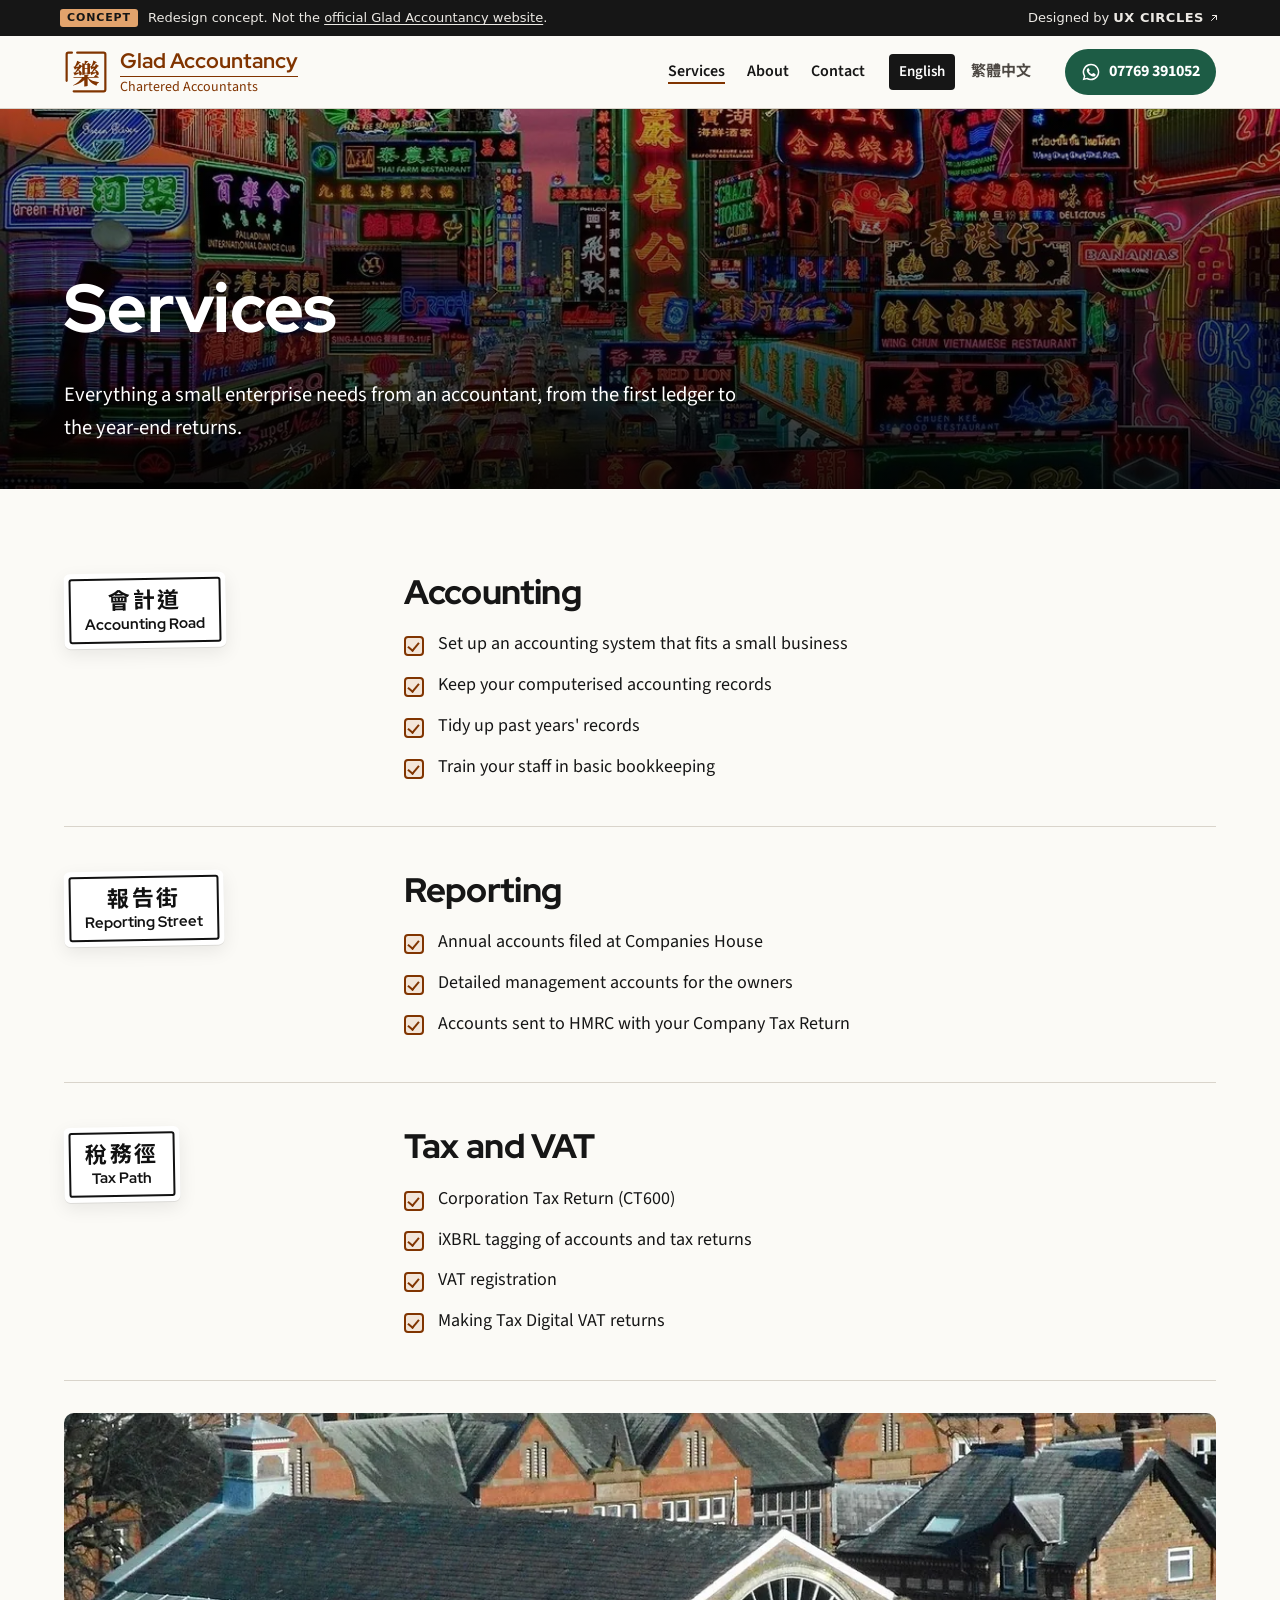
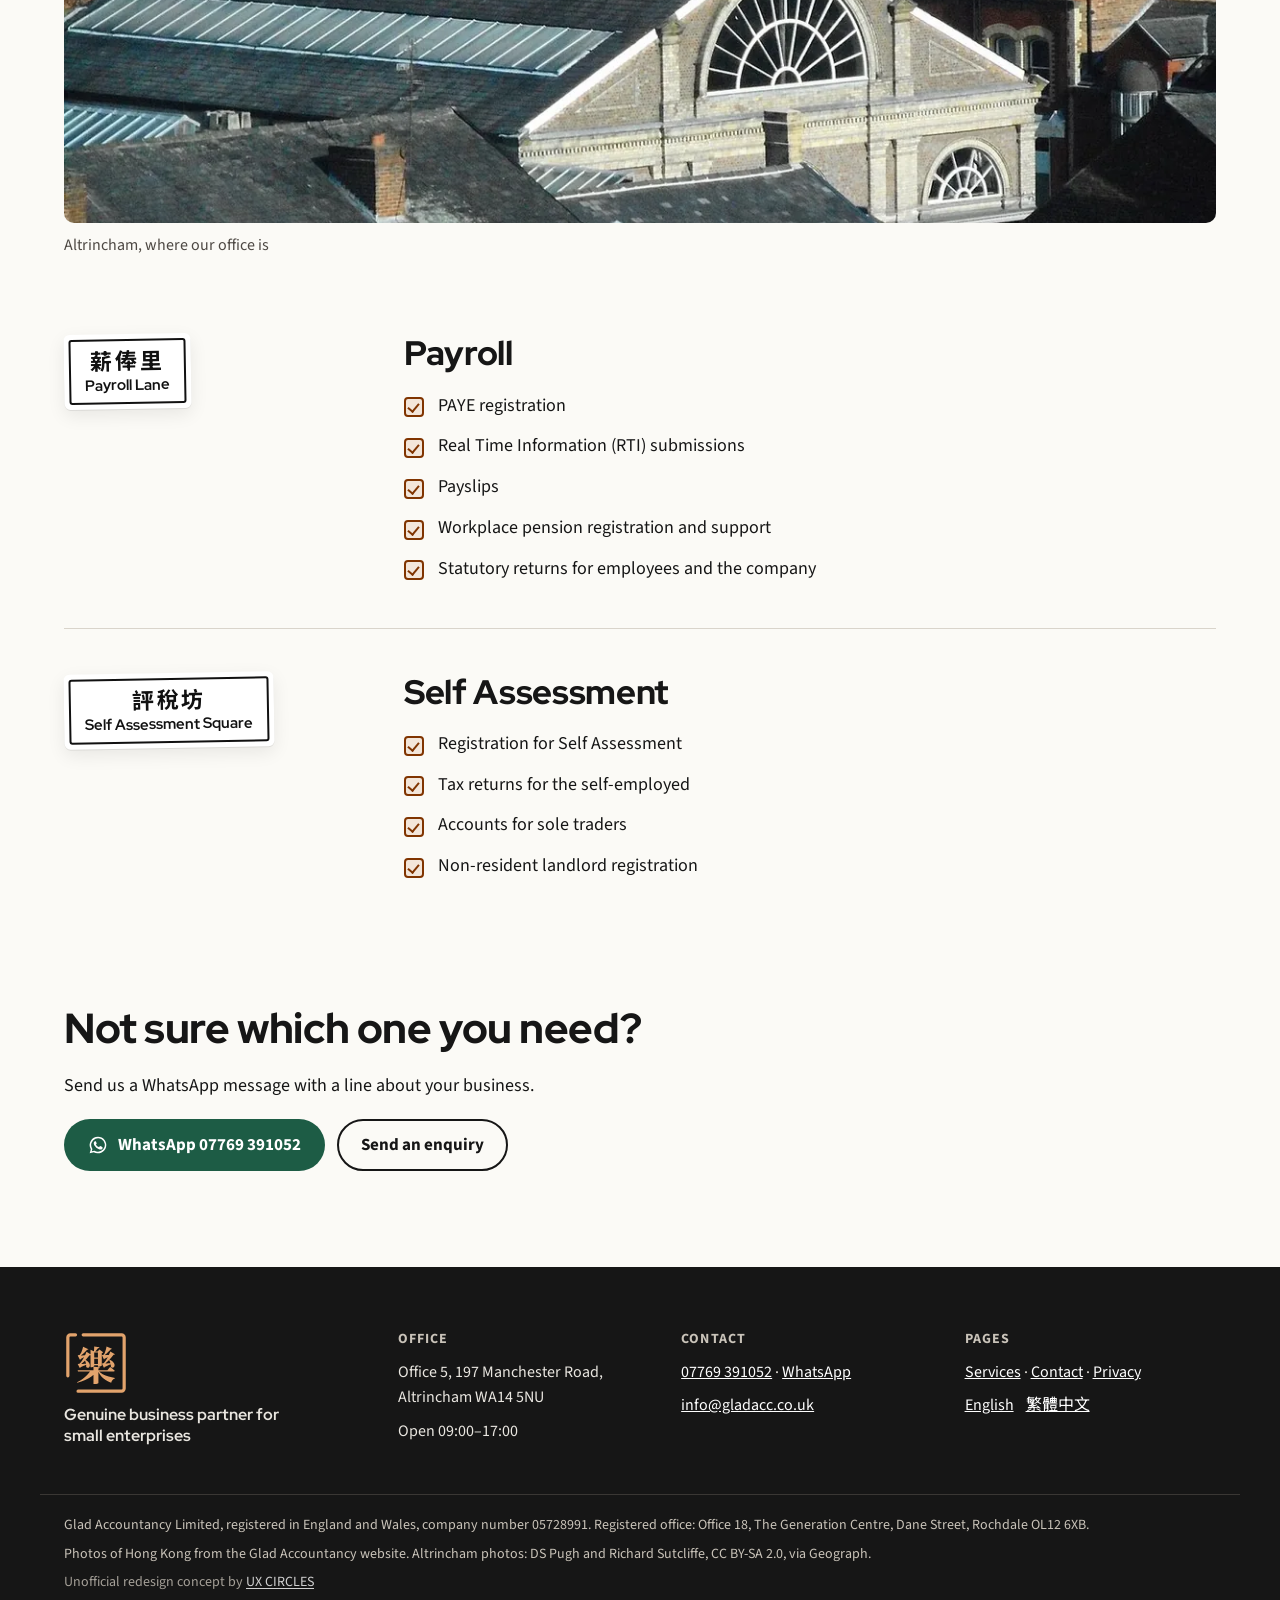
<file: services.html>
<!doctype html>
<html lang="en-GB" class="l-en">
<head>
<meta charset="utf-8">
<meta name="viewport" content="width=device-width, initial-scale=1">
<meta name="robots" content="noindex, nofollow">
<title>Services | Glad Accountancy</title>
<meta name="description" content="Accounting, reporting, tax and VAT, payroll and Self Assessment.">
<link rel="alternate" hreflang="en-GB" href="https://uxcircles.github.io/gladacc/services.html">
<link rel="alternate" hreflang="zh-Hant-HK" href="https://uxcircles.github.io/gladacc/zh/services.html">
<link rel="alternate" hreflang="x-default" href="https://uxcircles.github.io/gladacc/services.html">
<link rel="icon" href="assets/img/favicon.svg" type="image/svg+xml">
<link rel="apple-touch-icon" href="assets/img/apple-touch-icon.png">
<meta name="theme-color" content="#161616">
<link rel="preload" href="assets/fonts/red-hat-display.woff2" as="font" type="font/woff2" crossorigin>
<link rel="preload" href="assets/fonts/source-sans-3.woff2" as="font" type="font/woff2" crossorigin>
<link rel="preload" as="image" href="assets/img/mong-kok-neon.webp" fetchpriority="high">
<link rel="stylesheet" href="assets/site.css?v=4">
<script defer src="assets/site.js?v=4"></script>
</head>
<body>
<a class="skip" href="#main">Skip to content</a>
<div class="concept-bar" role="note">
  <div class="concept-inner">
    <p class="concept-text"><span class="concept-tag">Concept</span><span class="concept-long">Redesign concept. Not the <a href="https://gladacc.co.uk/" target="_blank" rel="noopener">official Glad Accountancy website</a>.</span></p>
    <a class="concept-credit" href="https://ux-circles.com/professionals" target="_blank" rel="noopener"><span class="concept-by">Designed by </span><strong>UX CIRCLES</strong><svg viewBox="0 0 24 24" width="12" height="12" fill="none" stroke="currentColor" stroke-width="2" stroke-linecap="round" stroke-linejoin="round" aria-hidden="true"><path d="M7 17 17 7M9 7h8v8"/></svg></a>
  </div>
</div>
<header class="site-head">
  <div class="wrap head-in">
    <a class="brand" href="index.html">
      <svg class="brand-seal" viewBox="0 0 100 100" fill="currentColor" aria-hidden="true"><path d="M30 6H90a4 4 0 0 1 4 4V90a4 4 0 0 1-4 4H22M6 70V10a4 4 0 0 1 4-4h8" fill="none" stroke="currentColor" stroke-width="5" stroke-linecap="round"/><path transform="matrix(0.06215 0 0 -0.06215 18.958 77.469)" d="M681 425Q701 426 736.0 428.5Q771 431 814.0 435.0Q857 439 901 443L902 430Q884 421 853.5 406.0Q823 391 785.0 373.5Q747 356 708 339ZM976 660Q972 652 956.5 648.5Q941 645 916 657L947 663Q929 635 900.5 600.5Q872 566 838.0 530.0Q804 494 768.5 461.0Q733 428 700 404L698 414H740Q735 371 723.5 350.5Q712 330 698 324L646 427Q646 427 656.5 429.0Q667 431 680.0 434.5Q693 438 697 442Q718 462 742.0 498.5Q766 535 788.5 577.0Q811 619 830.0 660.5Q849 702 859 733ZM680 637Q708 638 764.5 641.5Q821 645 880 649L881 635Q867 627 840.0 613.0Q813 599 779.5 583.0Q746 567 711 551ZM900 798Q896 790 881.0 785.0Q866 780 840 789L874 795Q854 768 823.5 735.0Q793 702 760.0 671.5Q727 641 699 620L698 631H746Q740 582 728.0 560.5Q716 539 700 532L646 643Q646 643 656.5 645.0Q667 647 679.5 650.5Q692 654 697 657Q708 670 718.0 695.0Q728 720 737.5 749.5Q747 779 754.0 808.0Q761 837 764 858ZM835 532Q889 507 918.5 478.0Q948 449 959.0 421.0Q970 393 966.0 370.0Q962 347 948.0 334.0Q934 321 914.5 321.5Q895 322 875 341Q876 372 868.5 405.5Q861 439 849.0 470.5Q837 502 824 527ZM70 415Q91 416 127.0 418.5Q163 421 208.0 425.5Q253 430 301 434L302 421Q283 412 250.0 396.5Q217 381 177.5 363.5Q138 346 96 329ZM378 650Q373 642 357.5 638.5Q342 635 318 647L349 654Q330 625 300.5 590.5Q271 556 236.0 520.0Q201 484 164.5 451.0Q128 418 94 394L92 404H134Q129 361 117.5 340.5Q106 320 92 314L39 418Q39 418 50.0 419.5Q61 421 74.0 424.5Q87 428 91 432Q113 452 138.0 488.5Q163 525 187.0 567.5Q211 610 230.5 651.0Q250 692 261 724ZM71 629Q100 630 157.0 633.5Q214 637 275 641L276 628Q261 619 233.5 605.0Q206 591 172.0 575.0Q138 559 103 543ZM310 789Q306 780 291.0 775.5Q276 771 250 780L283 787Q262 759 229.5 725.5Q197 692 161.0 661.5Q125 631 93 610V620H140Q134 572 122.0 550.5Q110 529 95 522L40 633Q40 633 51.0 635.0Q62 637 74.5 640.0Q87 643 92 647Q104 660 116.5 685.0Q129 710 141.0 740.0Q153 770 161.5 799.0Q170 828 175 850ZM597 333Q596 323 588.5 315.5Q581 308 560 305V-59Q560 -64 544.5 -71.0Q529 -78 506.0 -83.5Q483 -89 458 -89H436V347ZM558 246Q600 198 668.0 161.0Q736 124 816.5 99.5Q897 75 975 65L974 53Q940 45 915.5 16.0Q891 -13 881 -57Q804 -29 741.0 13.0Q678 55 629.5 111.5Q581 168 548 239ZM516 229Q467 164 393.5 109.5Q320 55 227.5 14.0Q135 -27 30 -56L23 -44Q97 -9 161.0 38.0Q225 85 276.0 138.5Q327 192 361 245H516ZM853 342Q853 342 865.0 332.5Q877 323 896.0 308.5Q915 294 935.5 277.5Q956 261 973 246Q969 230 945 230H47L38 259H786ZM228 524Q279 498 305.5 469.5Q332 441 340.5 413.5Q349 386 343.5 364.5Q338 343 323.5 331.0Q309 319 289.5 320.5Q270 322 252 342Q255 372 250.5 403.5Q246 435 237.0 465.5Q228 496 216 520ZM587 837Q582 813 550 810Q536 791 513.0 766.0Q490 741 473 723H447Q449 748 451.5 787.0Q454 826 454 854ZM539 734 585 782 679 710Q675 706 666.0 701.0Q657 696 645 693V378Q645 374 631.0 367.5Q617 361 599.0 355.5Q581 350 564 350H548V734ZM455 366Q455 362 443.5 354.5Q432 347 414.0 341.5Q396 336 376 336H362V734V774L459 734H606V705H455ZM595 417V388H399V417ZM595 579V550H399V579Z"/></svg>
      <span class="brand-txt"><span class="brand-name">Glad Accountancy</span><span class="brand-sub">Chartered Accountants</span></span>
    </a>
    <nav class="nav" aria-label="Main"><a href="services.html" aria-current=page>Services</a><a href="index.html#about">About</a><a href="contact.html">Contact</a></nav>
    <div class="langs"><a href="services.html" lang="en-GB" hreflang="en-GB" aria-current="true">English</a><a href="zh/services.html" lang="zh-Hant-HK" hreflang="zh-Hant-HK">繁體中文</a></div>
    <a class="head-wa" href="https://wa.me/447769391052" target="_blank" rel="noopener"><svg viewBox="0 0 24 24" aria-hidden="true"><path fill="currentColor" d="M12 2a10 10 0 0 0-8.6 15.1L2 22l5-1.3A10 10 0 1 0 12 2Zm0 18.2a8.2 8.2 0 0 1-4.2-1.2l-.3-.2-3 .8.8-2.9-.2-.3A8.2 8.2 0 1 1 12 20.2Zm4.5-6.1c-.2-.1-1.5-.7-1.7-.8-.2-.1-.4-.1-.6.1l-.8 1c-.1.2-.3.2-.5.1a6.7 6.7 0 0 1-3.3-2.9c-.3-.4.3-.4.8-1.4.1-.2 0-.3 0-.4l-.8-1.8c-.2-.5-.4-.4-.6-.4h-.5a1 1 0 0 0-.7.3 3 3 0 0 0-.9 2.2 5.2 5.2 0 0 0 1.1 2.7 11.8 11.8 0 0 0 4.5 4c1.7.7 2.3.8 3.2.6.5-.1 1.5-.6 1.7-1.2.2-.6.2-1.1.2-1.2-.1-.1-.2-.2-.5-.3Z"/></svg><span>07769 391052</span></a>
    <button class="menu-btn" type="button" aria-expanded="false" aria-controls="menu">Menu</button>
  </div>
  <div class="menu" id="menu" hidden>
    <nav class="wrap menu-in" aria-label="Menu">
      <a href="services.html" aria-current=page>Services</a><a href="index.html#about">About</a><a href="contact.html">Contact</a>
      <div class="menu-langs"><a href="services.html" lang="en-GB" hreflang="en-GB" aria-current="true">English</a><a href="zh/services.html" lang="zh-Hant-HK" hreflang="zh-Hant-HK">繁體中文</a></div>
    </nav>
  </div>
</header>
<main id="main">
<section class="page-hero">
  <img class="page-hero-img" src="assets/img/mong-kok-neon.webp" width="1200" height="767" alt="Neon signs over a Mong Kok street, from the Glad Accountancy website" fetchpriority="high">
  <div class="wrap page-hero-in">
    <h1>Services</h1>
    <p class="lede">Everything a small enterprise needs from an accountant, from the first ledger to the year-end returns.</p>
  </div>
</section>
<div class="wrap svc-list"><section class="svc-block" id="accounting" aria-labelledby="accounting-h">
  <div class="svc-sign"><span class="sign "><span class="sign-zh" lang="zh-Hant-HK">會計道</span><span class="sign-en" lang="en-GB">Accounting Road</span></span></div>
  <div>
    <h2 id="accounting-h">Accounting</h2>
    <ul class="ticks"><li>Set up an accounting system that fits a small business</li><li>Keep your computerised accounting records</li><li>Tidy up past years' records</li><li>Train your staff in basic bookkeeping</li></ul>
  </div>
</section><section class="svc-block" id="reporting" aria-labelledby="reporting-h">
  <div class="svc-sign"><span class="sign "><span class="sign-zh" lang="zh-Hant-HK">報告街</span><span class="sign-en" lang="en-GB">Reporting Street</span></span></div>
  <div>
    <h2 id="reporting-h">Reporting</h2>
    <ul class="ticks"><li>Annual accounts filed at Companies House</li><li>Detailed management accounts for the owners</li><li>Accounts sent to HMRC with your Company Tax Return</li></ul>
  </div>
</section><section class="svc-block" id="tax-vat" aria-labelledby="tax-vat-h">
  <div class="svc-sign"><span class="sign "><span class="sign-zh" lang="zh-Hant-HK">稅務徑</span><span class="sign-en" lang="en-GB">Tax Path</span></span></div>
  <div>
    <h2 id="tax-vat-h">Tax and VAT</h2>
    <ul class="ticks"><li>Corporation Tax Return (CT600)</li><li>iXBRL tagging of accounts and tax returns</li><li>VAT registration</li><li>Making Tax Digital VAT returns</li></ul>
  </div>
</section><figure class="svc-band"><img src="assets/img/altrincham-market-house.webp" width="1200" height="900" alt="Altrincham Market House among red-brick roofs" loading="lazy" decoding="async"><figcaption>Altrincham, where our office is</figcaption></figure><section class="svc-block" id="payroll" aria-labelledby="payroll-h">
  <div class="svc-sign"><span class="sign "><span class="sign-zh" lang="zh-Hant-HK">薪俸里</span><span class="sign-en" lang="en-GB">Payroll Lane</span></span></div>
  <div>
    <h2 id="payroll-h">Payroll</h2>
    <ul class="ticks"><li>PAYE registration</li><li>Real Time Information (RTI) submissions</li><li>Payslips</li><li>Workplace pension registration and support</li><li>Statutory returns for employees and the company</li></ul>
  </div>
</section><section class="svc-block" id="self-assessment" aria-labelledby="self-assessment-h">
  <div class="svc-sign"><span class="sign "><span class="sign-zh" lang="zh-Hant-HK">評稅坊</span><span class="sign-en" lang="en-GB">Self Assessment Square</span></span></div>
  <div>
    <h2 id="self-assessment-h">Self Assessment</h2>
    <ul class="ticks"><li>Registration for Self Assessment</li><li>Tax returns for the self-employed</li><li>Accounts for sole traders</li><li>Non-resident landlord registration</li></ul>
  </div>
</section></div>
<section class="cta wrap">
  <h2>Not sure which one you need?</h2>
  <p>Send us a WhatsApp message with a line about your business.</p>
  <p class="btns"><a class="btn btn-wa" href="https://wa.me/447769391052" target="_blank" rel="noopener"><svg viewBox="0 0 24 24" aria-hidden="true"><path fill="currentColor" d="M12 2a10 10 0 0 0-8.6 15.1L2 22l5-1.3A10 10 0 1 0 12 2Zm0 18.2a8.2 8.2 0 0 1-4.2-1.2l-.3-.2-3 .8.8-2.9-.2-.3A8.2 8.2 0 1 1 12 20.2Zm4.5-6.1c-.2-.1-1.5-.7-1.7-.8-.2-.1-.4-.1-.6.1l-.8 1c-.1.2-.3.2-.5.1a6.7 6.7 0 0 1-3.3-2.9c-.3-.4.3-.4.8-1.4.1-.2 0-.3 0-.4l-.8-1.8c-.2-.5-.4-.4-.6-.4h-.5a1 1 0 0 0-.7.3 3 3 0 0 0-.9 2.2 5.2 5.2 0 0 0 1.1 2.7 11.8 11.8 0 0 0 4.5 4c1.7.7 2.3.8 3.2.6.5-.1 1.5-.6 1.7-1.2.2-.6.2-1.1.2-1.2-.1-.1-.2-.2-.5-.3Z"/></svg>WhatsApp 07769 391052</a><a class="btn btn-line" href="contact.html#enquiry">Send an enquiry</a></p>
</section>
</main>
<footer class="site-foot">
  <div class="wrap foot-grid">
    <div class="foot-brand">
      <svg class="foot-seal" viewBox="0 0 100 100" fill="currentColor" aria-hidden="true"><path d="M30 6H90a4 4 0 0 1 4 4V90a4 4 0 0 1-4 4H22M6 70V10a4 4 0 0 1 4-4h8" fill="none" stroke="currentColor" stroke-width="5" stroke-linecap="round"/><path transform="matrix(0.06215 0 0 -0.06215 18.958 77.469)" d="M681 425Q701 426 736.0 428.5Q771 431 814.0 435.0Q857 439 901 443L902 430Q884 421 853.5 406.0Q823 391 785.0 373.5Q747 356 708 339ZM976 660Q972 652 956.5 648.5Q941 645 916 657L947 663Q929 635 900.5 600.5Q872 566 838.0 530.0Q804 494 768.5 461.0Q733 428 700 404L698 414H740Q735 371 723.5 350.5Q712 330 698 324L646 427Q646 427 656.5 429.0Q667 431 680.0 434.5Q693 438 697 442Q718 462 742.0 498.5Q766 535 788.5 577.0Q811 619 830.0 660.5Q849 702 859 733ZM680 637Q708 638 764.5 641.5Q821 645 880 649L881 635Q867 627 840.0 613.0Q813 599 779.5 583.0Q746 567 711 551ZM900 798Q896 790 881.0 785.0Q866 780 840 789L874 795Q854 768 823.5 735.0Q793 702 760.0 671.5Q727 641 699 620L698 631H746Q740 582 728.0 560.5Q716 539 700 532L646 643Q646 643 656.5 645.0Q667 647 679.5 650.5Q692 654 697 657Q708 670 718.0 695.0Q728 720 737.5 749.5Q747 779 754.0 808.0Q761 837 764 858ZM835 532Q889 507 918.5 478.0Q948 449 959.0 421.0Q970 393 966.0 370.0Q962 347 948.0 334.0Q934 321 914.5 321.5Q895 322 875 341Q876 372 868.5 405.5Q861 439 849.0 470.5Q837 502 824 527ZM70 415Q91 416 127.0 418.5Q163 421 208.0 425.5Q253 430 301 434L302 421Q283 412 250.0 396.5Q217 381 177.5 363.5Q138 346 96 329ZM378 650Q373 642 357.5 638.5Q342 635 318 647L349 654Q330 625 300.5 590.5Q271 556 236.0 520.0Q201 484 164.5 451.0Q128 418 94 394L92 404H134Q129 361 117.5 340.5Q106 320 92 314L39 418Q39 418 50.0 419.5Q61 421 74.0 424.5Q87 428 91 432Q113 452 138.0 488.5Q163 525 187.0 567.5Q211 610 230.5 651.0Q250 692 261 724ZM71 629Q100 630 157.0 633.5Q214 637 275 641L276 628Q261 619 233.5 605.0Q206 591 172.0 575.0Q138 559 103 543ZM310 789Q306 780 291.0 775.5Q276 771 250 780L283 787Q262 759 229.5 725.5Q197 692 161.0 661.5Q125 631 93 610V620H140Q134 572 122.0 550.5Q110 529 95 522L40 633Q40 633 51.0 635.0Q62 637 74.5 640.0Q87 643 92 647Q104 660 116.5 685.0Q129 710 141.0 740.0Q153 770 161.5 799.0Q170 828 175 850ZM597 333Q596 323 588.5 315.5Q581 308 560 305V-59Q560 -64 544.5 -71.0Q529 -78 506.0 -83.5Q483 -89 458 -89H436V347ZM558 246Q600 198 668.0 161.0Q736 124 816.5 99.5Q897 75 975 65L974 53Q940 45 915.5 16.0Q891 -13 881 -57Q804 -29 741.0 13.0Q678 55 629.5 111.5Q581 168 548 239ZM516 229Q467 164 393.5 109.5Q320 55 227.5 14.0Q135 -27 30 -56L23 -44Q97 -9 161.0 38.0Q225 85 276.0 138.5Q327 192 361 245H516ZM853 342Q853 342 865.0 332.5Q877 323 896.0 308.5Q915 294 935.5 277.5Q956 261 973 246Q969 230 945 230H47L38 259H786ZM228 524Q279 498 305.5 469.5Q332 441 340.5 413.5Q349 386 343.5 364.5Q338 343 323.5 331.0Q309 319 289.5 320.5Q270 322 252 342Q255 372 250.5 403.5Q246 435 237.0 465.5Q228 496 216 520ZM587 837Q582 813 550 810Q536 791 513.0 766.0Q490 741 473 723H447Q449 748 451.5 787.0Q454 826 454 854ZM539 734 585 782 679 710Q675 706 666.0 701.0Q657 696 645 693V378Q645 374 631.0 367.5Q617 361 599.0 355.5Q581 350 564 350H548V734ZM455 366Q455 362 443.5 354.5Q432 347 414.0 341.5Q396 336 376 336H362V734V774L459 734H606V705H455ZM595 417V388H399V417ZM595 579V550H399V579Z"/></svg>
      <p class="foot-tag">Genuine business partner for small enterprises</p>
    </div>
    <div>
      <h2 class="foot-h">Office</h2>
      <p>Office 5, 197 Manchester Road, Altrincham WA14 5NU</p>
      <p>Open 09:00–17:00</p>
    </div>
    <div>
      <h2 class="foot-h">Contact</h2>
      <p><a href="tel:+447769391052">07769 391052</a> · <a href="https://wa.me/447769391052" target="_blank" rel="noopener">WhatsApp</a></p>
      <p><a href="mailto:info@gladacc.co.uk">info@gladacc.co.uk</a></p>
    </div>
    <div>
      <h2 class="foot-h">Pages</h2>
      <p><a href="services.html">Services</a> · <a href="contact.html">Contact</a> · <a href="privacy.html">Privacy</a></p>
      <div class="foot-langs"><a href="services.html" lang="en-GB" hreflang="en-GB" aria-current="true">English</a><a href="zh/services.html" lang="zh-Hant-HK" hreflang="zh-Hant-HK">繁體中文</a></div>
    </div>
  </div>
  <div class="wrap foot-legal">
    <p>Glad Accountancy Limited, registered in England and Wales, company number 05728991. Registered office: Office 18, The Generation Centre, Dane Street, Rochdale OL12 6XB.</p>
    <p>Photos of Hong Kong from the Glad Accountancy website. Altrincham photos: DS Pugh and Richard Sutcliffe, CC BY-SA 2.0, via Geograph.</p>
    <p class="concept-note">Unofficial redesign concept by <a href="https://ux-circles.com/professionals" target="_blank" rel="noopener">UX CIRCLES</a></p>
  </div>
</footer>
<nav class="mbar" aria-label="Quick contact">
  <a href="tel:+447769391052"><svg viewBox="0 0 24 24" aria-hidden="true"><path fill="none" stroke="currentColor" stroke-width="2" stroke-linejoin="round" d="M5 3h4l2 5-2.5 1.5a11 11 0 0 0 6 6L16 13l5 2v4a2 2 0 0 1-2 2A16 16 0 0 1 3 5a2 2 0 0 1 2-2Z"/></svg><span>Call</span></a>
  <a href="https://wa.me/447769391052" target="_blank" rel="noopener"><svg viewBox="0 0 24 24" aria-hidden="true"><path fill="currentColor" d="M12 2a10 10 0 0 0-8.6 15.1L2 22l5-1.3A10 10 0 1 0 12 2Zm0 18.2a8.2 8.2 0 0 1-4.2-1.2l-.3-.2-3 .8.8-2.9-.2-.3A8.2 8.2 0 1 1 12 20.2Zm4.5-6.1c-.2-.1-1.5-.7-1.7-.8-.2-.1-.4-.1-.6.1l-.8 1c-.1.2-.3.2-.5.1a6.7 6.7 0 0 1-3.3-2.9c-.3-.4.3-.4.8-1.4.1-.2 0-.3 0-.4l-.8-1.8c-.2-.5-.4-.4-.6-.4h-.5a1 1 0 0 0-.7.3 3 3 0 0 0-.9 2.2 5.2 5.2 0 0 0 1.1 2.7 11.8 11.8 0 0 0 4.5 4c1.7.7 2.3.8 3.2.6.5-.1 1.5-.6 1.7-1.2.2-.6.2-1.1.2-1.2-.1-.1-.2-.2-.5-.3Z"/></svg><span>WhatsApp</span></a>
  <a href="contact.html#enquiry"><svg viewBox="0 0 24 24" aria-hidden="true"><path fill="none" stroke="currentColor" stroke-width="2" stroke-linejoin="round" d="M3 5h18v14H3zM3 6l9 7 9-7"/></svg><span>Enquire</span></a>
</nav>
</body>
</html>
</file>
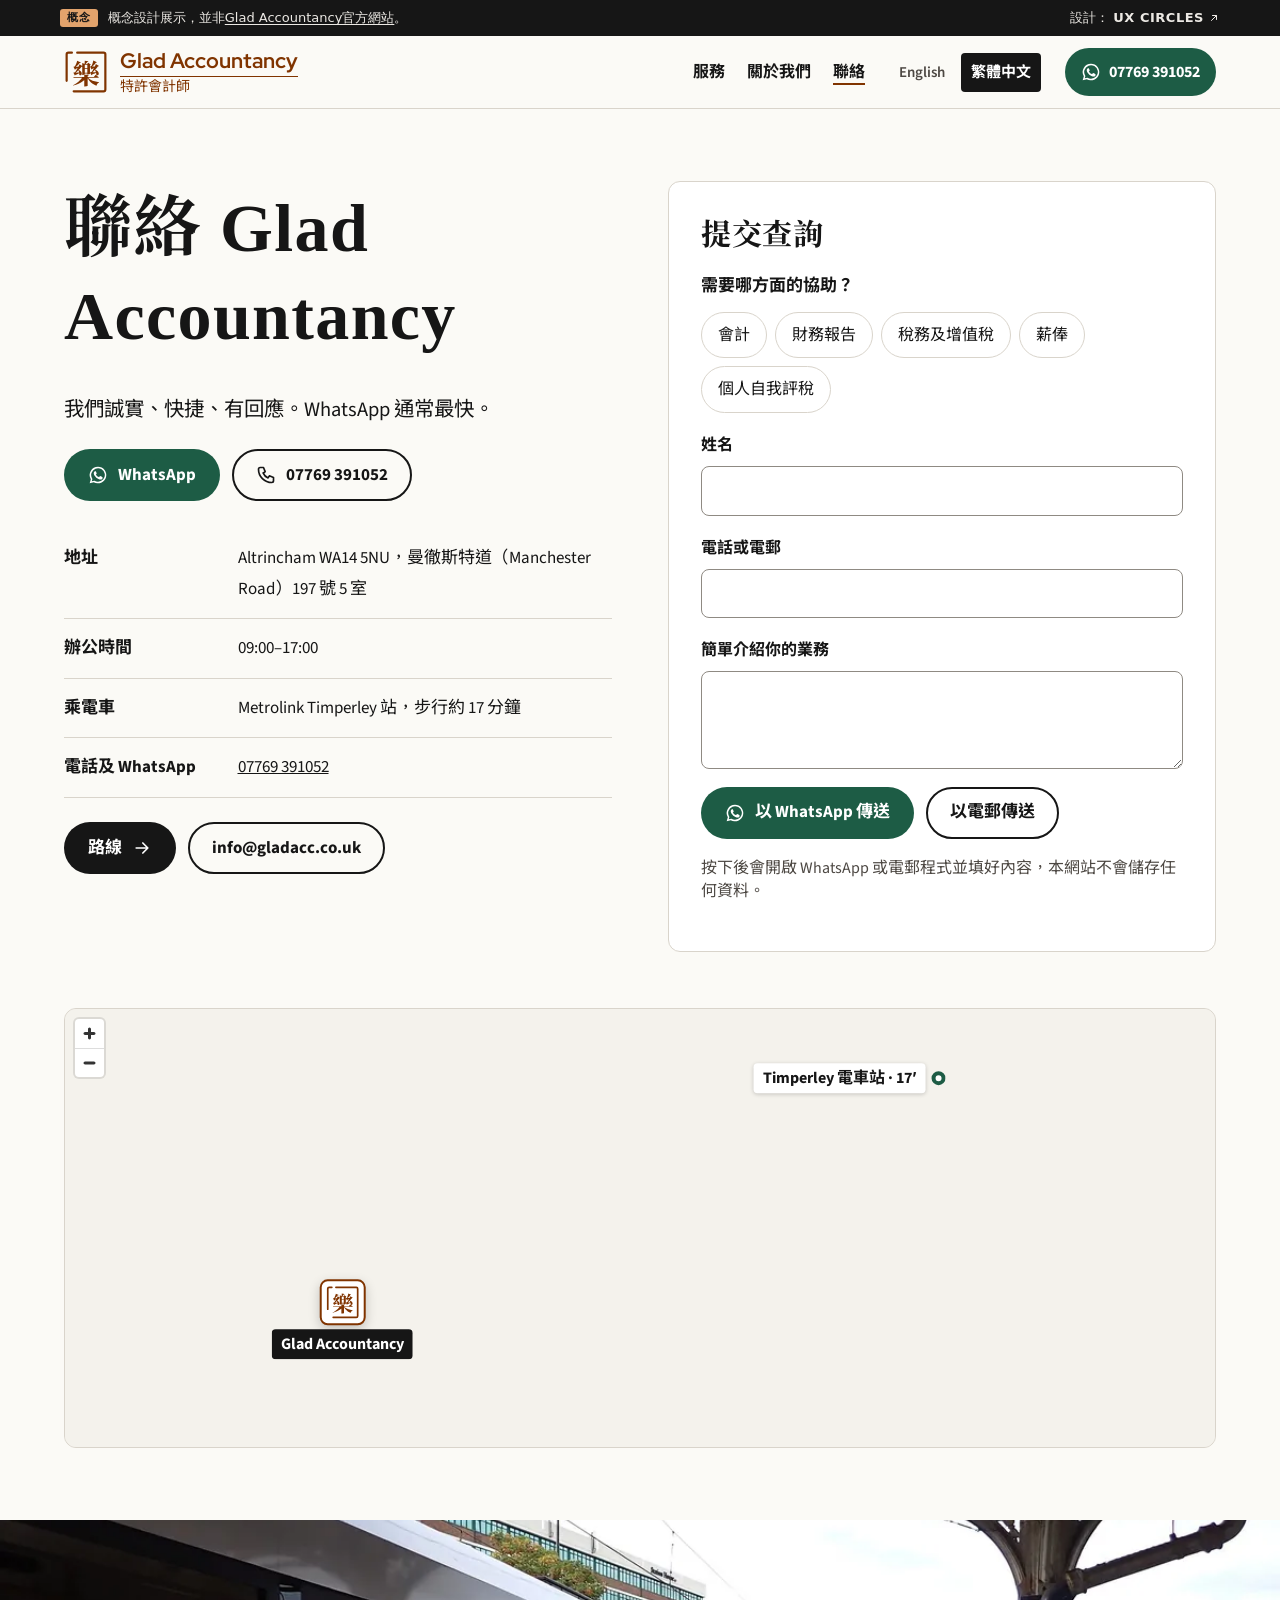
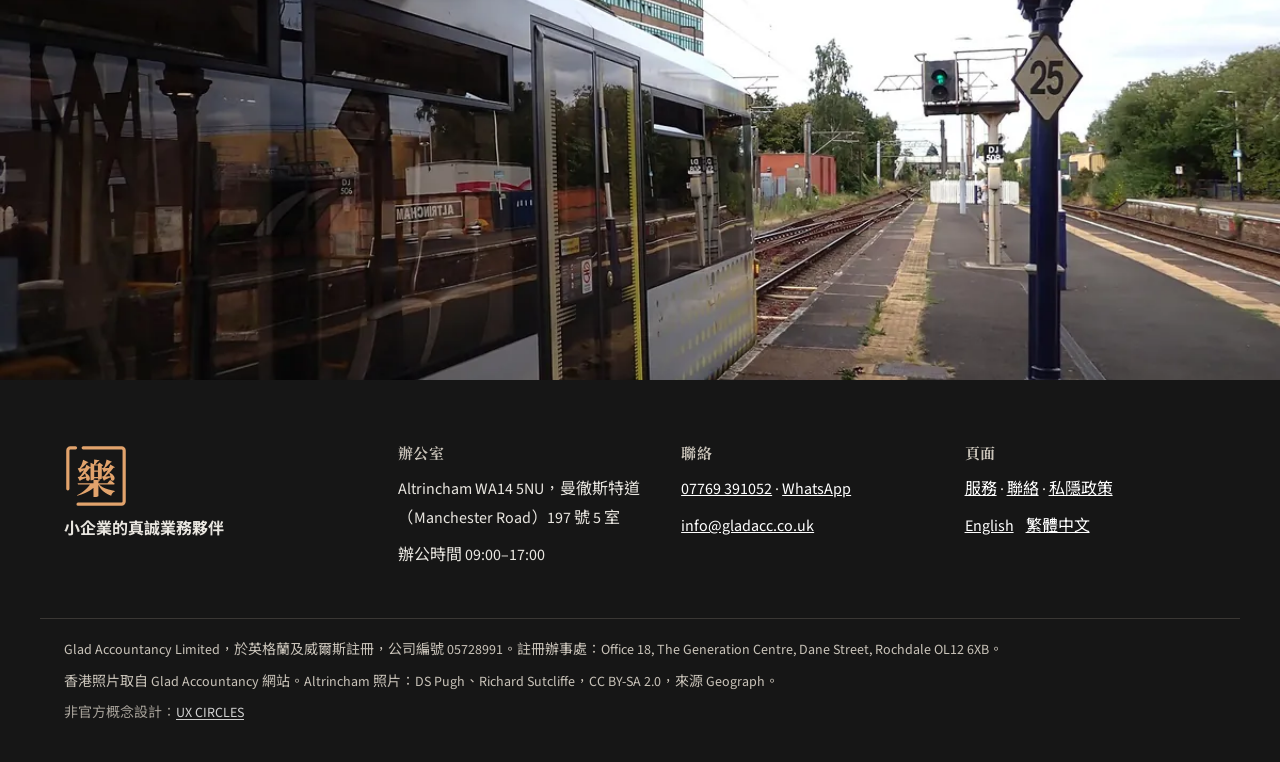
<file: zh/contact.html>
<!doctype html>
<html lang="zh-Hant-HK" class="l-zh">
<head>
<meta charset="utf-8">
<meta name="viewport" content="width=device-width, initial-scale=1">
<meta name="robots" content="noindex, nofollow">
<title>聯絡｜Glad Accountancy</title>
<meta name="description" content="WhatsApp 07769 391052，或到訪 Altrincham 曼徹斯特道 197 號 5 室。">
<link rel="alternate" hreflang="en-GB" href="https://uxcircles.github.io/gladacc/contact.html">
<link rel="alternate" hreflang="zh-Hant-HK" href="https://uxcircles.github.io/gladacc/zh/contact.html">
<link rel="alternate" hreflang="x-default" href="https://uxcircles.github.io/gladacc/contact.html">
<link rel="icon" href="../assets/img/favicon.svg" type="image/svg+xml">
<link rel="apple-touch-icon" href="../assets/img/apple-touch-icon.png">
<meta name="theme-color" content="#161616">
<link rel="preload" href="../assets/fonts/red-hat-display.woff2" as="font" type="font/woff2" crossorigin>
<link rel="preload" href="../assets/fonts/source-sans-3.woff2" as="font" type="font/woff2" crossorigin>
<link rel="preload" href="../assets/fonts/chiron-sung-hk-700.woff2" as="font" type="font/woff2" crossorigin>
<link rel="stylesheet" href="../assets/site.css?v=4">
<script defer src="../assets/site.js?v=4"></script>
</head>
<body>
<a class="skip" href="#main">跳至內容</a>
<div class="concept-bar" role="note">
  <div class="concept-inner">
    <p class="concept-text"><span class="concept-tag">概念</span><span class="concept-long">概念設計展示，並非<a href="https://gladacc.co.uk/" target="_blank" rel="noopener">Glad Accountancy官方網站</a>。</span></p>
    <a class="concept-credit" href="https://ux-circles.com/professionals" target="_blank" rel="noopener"><span class="concept-by">設計：</span><strong>UX CIRCLES</strong><svg viewBox="0 0 24 24" width="12" height="12" fill="none" stroke="currentColor" stroke-width="2" stroke-linecap="round" stroke-linejoin="round" aria-hidden="true"><path d="M7 17 17 7M9 7h8v8"/></svg></a>
  </div>
</div>
<header class="site-head">
  <div class="wrap head-in">
    <a class="brand" href="index.html">
      <svg class="brand-seal" viewBox="0 0 100 100" fill="currentColor" aria-hidden="true"><path d="M30 6H90a4 4 0 0 1 4 4V90a4 4 0 0 1-4 4H22M6 70V10a4 4 0 0 1 4-4h8" fill="none" stroke="currentColor" stroke-width="5" stroke-linecap="round"/><path transform="matrix(0.06215 0 0 -0.06215 18.958 77.469)" d="M681 425Q701 426 736.0 428.5Q771 431 814.0 435.0Q857 439 901 443L902 430Q884 421 853.5 406.0Q823 391 785.0 373.5Q747 356 708 339ZM976 660Q972 652 956.5 648.5Q941 645 916 657L947 663Q929 635 900.5 600.5Q872 566 838.0 530.0Q804 494 768.5 461.0Q733 428 700 404L698 414H740Q735 371 723.5 350.5Q712 330 698 324L646 427Q646 427 656.5 429.0Q667 431 680.0 434.5Q693 438 697 442Q718 462 742.0 498.5Q766 535 788.5 577.0Q811 619 830.0 660.5Q849 702 859 733ZM680 637Q708 638 764.5 641.5Q821 645 880 649L881 635Q867 627 840.0 613.0Q813 599 779.5 583.0Q746 567 711 551ZM900 798Q896 790 881.0 785.0Q866 780 840 789L874 795Q854 768 823.5 735.0Q793 702 760.0 671.5Q727 641 699 620L698 631H746Q740 582 728.0 560.5Q716 539 700 532L646 643Q646 643 656.5 645.0Q667 647 679.5 650.5Q692 654 697 657Q708 670 718.0 695.0Q728 720 737.5 749.5Q747 779 754.0 808.0Q761 837 764 858ZM835 532Q889 507 918.5 478.0Q948 449 959.0 421.0Q970 393 966.0 370.0Q962 347 948.0 334.0Q934 321 914.5 321.5Q895 322 875 341Q876 372 868.5 405.5Q861 439 849.0 470.5Q837 502 824 527ZM70 415Q91 416 127.0 418.5Q163 421 208.0 425.5Q253 430 301 434L302 421Q283 412 250.0 396.5Q217 381 177.5 363.5Q138 346 96 329ZM378 650Q373 642 357.5 638.5Q342 635 318 647L349 654Q330 625 300.5 590.5Q271 556 236.0 520.0Q201 484 164.5 451.0Q128 418 94 394L92 404H134Q129 361 117.5 340.5Q106 320 92 314L39 418Q39 418 50.0 419.5Q61 421 74.0 424.5Q87 428 91 432Q113 452 138.0 488.5Q163 525 187.0 567.5Q211 610 230.5 651.0Q250 692 261 724ZM71 629Q100 630 157.0 633.5Q214 637 275 641L276 628Q261 619 233.5 605.0Q206 591 172.0 575.0Q138 559 103 543ZM310 789Q306 780 291.0 775.5Q276 771 250 780L283 787Q262 759 229.5 725.5Q197 692 161.0 661.5Q125 631 93 610V620H140Q134 572 122.0 550.5Q110 529 95 522L40 633Q40 633 51.0 635.0Q62 637 74.5 640.0Q87 643 92 647Q104 660 116.5 685.0Q129 710 141.0 740.0Q153 770 161.5 799.0Q170 828 175 850ZM597 333Q596 323 588.5 315.5Q581 308 560 305V-59Q560 -64 544.5 -71.0Q529 -78 506.0 -83.5Q483 -89 458 -89H436V347ZM558 246Q600 198 668.0 161.0Q736 124 816.5 99.5Q897 75 975 65L974 53Q940 45 915.5 16.0Q891 -13 881 -57Q804 -29 741.0 13.0Q678 55 629.5 111.5Q581 168 548 239ZM516 229Q467 164 393.5 109.5Q320 55 227.5 14.0Q135 -27 30 -56L23 -44Q97 -9 161.0 38.0Q225 85 276.0 138.5Q327 192 361 245H516ZM853 342Q853 342 865.0 332.5Q877 323 896.0 308.5Q915 294 935.5 277.5Q956 261 973 246Q969 230 945 230H47L38 259H786ZM228 524Q279 498 305.5 469.5Q332 441 340.5 413.5Q349 386 343.5 364.5Q338 343 323.5 331.0Q309 319 289.5 320.5Q270 322 252 342Q255 372 250.5 403.5Q246 435 237.0 465.5Q228 496 216 520ZM587 837Q582 813 550 810Q536 791 513.0 766.0Q490 741 473 723H447Q449 748 451.5 787.0Q454 826 454 854ZM539 734 585 782 679 710Q675 706 666.0 701.0Q657 696 645 693V378Q645 374 631.0 367.5Q617 361 599.0 355.5Q581 350 564 350H548V734ZM455 366Q455 362 443.5 354.5Q432 347 414.0 341.5Q396 336 376 336H362V734V774L459 734H606V705H455ZM595 417V388H399V417ZM595 579V550H399V579Z"/></svg>
      <span class="brand-txt"><span class="brand-name">Glad Accountancy</span><span class="brand-sub">特許會計師</span></span>
    </a>
    <nav class="nav" aria-label="主選單"><a href="services.html">服務</a><a href="index.html#about">關於我們</a><a href="contact.html" aria-current=page>聯絡</a></nav>
    <div class="langs"><a href="../contact.html" lang="en-GB" hreflang="en-GB">English</a><a href="../zh/contact.html" lang="zh-Hant-HK" hreflang="zh-Hant-HK" aria-current="true">繁體中文</a></div>
    <a class="head-wa" href="https://wa.me/447769391052" target="_blank" rel="noopener"><svg viewBox="0 0 24 24" aria-hidden="true"><path fill="currentColor" d="M12 2a10 10 0 0 0-8.6 15.1L2 22l5-1.3A10 10 0 1 0 12 2Zm0 18.2a8.2 8.2 0 0 1-4.2-1.2l-.3-.2-3 .8.8-2.9-.2-.3A8.2 8.2 0 1 1 12 20.2Zm4.5-6.1c-.2-.1-1.5-.7-1.7-.8-.2-.1-.4-.1-.6.1l-.8 1c-.1.2-.3.2-.5.1a6.7 6.7 0 0 1-3.3-2.9c-.3-.4.3-.4.8-1.4.1-.2 0-.3 0-.4l-.8-1.8c-.2-.5-.4-.4-.6-.4h-.5a1 1 0 0 0-.7.3 3 3 0 0 0-.9 2.2 5.2 5.2 0 0 0 1.1 2.7 11.8 11.8 0 0 0 4.5 4c1.7.7 2.3.8 3.2.6.5-.1 1.5-.6 1.7-1.2.2-.6.2-1.1.2-1.2-.1-.1-.2-.2-.5-.3Z"/></svg><span>07769 391052</span></a>
    <button class="menu-btn" type="button" aria-expanded="false" aria-controls="menu">選單</button>
  </div>
  <div class="menu" id="menu" hidden>
    <nav class="wrap menu-in" aria-label="選單">
      <a href="services.html">服務</a><a href="index.html#about">關於我們</a><a href="contact.html" aria-current=page>聯絡</a>
      <div class="menu-langs"><a href="../contact.html" lang="en-GB" hreflang="en-GB">English</a><a href="../zh/contact.html" lang="zh-Hant-HK" hreflang="zh-Hant-HK" aria-current="true">繁體中文</a></div>
    </nav>
  </div>
</header>
<main id="main">
<section class="wrap contact-top">
  <div>
    <h1>聯絡 Glad Accountancy</h1>
    <p class="lede">我們誠實、快捷、有回應。WhatsApp 通常最快。</p>
    <p class="btns"><a class="btn btn-wa" href="https://wa.me/447769391052" target="_blank" rel="noopener"><svg viewBox="0 0 24 24" aria-hidden="true"><path fill="currentColor" d="M12 2a10 10 0 0 0-8.6 15.1L2 22l5-1.3A10 10 0 1 0 12 2Zm0 18.2a8.2 8.2 0 0 1-4.2-1.2l-.3-.2-3 .8.8-2.9-.2-.3A8.2 8.2 0 1 1 12 20.2Zm4.5-6.1c-.2-.1-1.5-.7-1.7-.8-.2-.1-.4-.1-.6.1l-.8 1c-.1.2-.3.2-.5.1a6.7 6.7 0 0 1-3.3-2.9c-.3-.4.3-.4.8-1.4.1-.2 0-.3 0-.4l-.8-1.8c-.2-.5-.4-.4-.6-.4h-.5a1 1 0 0 0-.7.3 3 3 0 0 0-.9 2.2 5.2 5.2 0 0 0 1.1 2.7 11.8 11.8 0 0 0 4.5 4c1.7.7 2.3.8 3.2.6.5-.1 1.5-.6 1.7-1.2.2-.6.2-1.1.2-1.2-.1-.1-.2-.2-.5-.3Z"/></svg>WhatsApp</a><a class="btn btn-line" href="tel:+447769391052"><svg viewBox="0 0 24 24" aria-hidden="true"><path fill="none" stroke="currentColor" stroke-width="2" stroke-linejoin="round" d="M5 3h4l2 5-2.5 1.5a11 11 0 0 0 6 6L16 13l5 2v4a2 2 0 0 1-2 2A16 16 0 0 1 3 5a2 2 0 0 1 2-2Z"/></svg>07769 391052</a></p>
    <dl class="facts">
  <div><dt>地址</dt><dd>Altrincham WA14 5NU，曼徹斯特道（Manchester Road）197 號 5 室</dd></div>
  <div><dt>辦公時間</dt><dd>09:00–17:00</dd></div>
  <div><dt>乘電車</dt><dd>Metrolink Timperley 站，步行約 17 分鐘</dd></div>
  <div><dt>電話及 WhatsApp</dt><dd><a href="tel:+447769391052">07769 391052</a></dd></div>
</dl>
<p class="btns"><a class="btn btn-ink" href="https://www.google.com/maps/search/?api=1&query=197+Manchester+Road+Altrincham+WA14+5NU" target="_blank" rel="noopener">路線<svg viewBox="0 0 24 24" aria-hidden="true"><path fill="none" stroke="currentColor" stroke-width="2" stroke-linecap="round" stroke-linejoin="round" d="M5 12h14M13 6l6 6-6 6"/></svg></a><a class="btn btn-line" href="mailto:info@gladacc.co.uk">info@gladacc.co.uk</a></p>
  </div>
  <form class="enquiry" id="enquiry" novalidate data-wa="https://wa.me/447769391052" data-email="info@gladacc.co.uk">
    <h2>提交查詢</h2>
    <fieldset><legend>需要哪方面的協助？</legend><div class="chks"><label class="chk"><input type="checkbox" name="svc" value="會計"><span>會計</span></label><label class="chk"><input type="checkbox" name="svc" value="財務報告"><span>財務報告</span></label><label class="chk"><input type="checkbox" name="svc" value="稅務及增值稅"><span>稅務及增值稅</span></label><label class="chk"><input type="checkbox" name="svc" value="薪俸"><span>薪俸</span></label><label class="chk"><input type="checkbox" name="svc" value="個人自我評稅"><span>個人自我評稅</span></label></div></fieldset>
    <label class="fld"><span>姓名</span><input name="name" autocomplete="name" required></label>
    <label class="fld"><span>電話或電郵</span><input name="contact" autocomplete="email" required></label>
    <label class="fld"><span>簡單介紹你的業務</span><textarea name="msg" rows="3"></textarea></label>
    <p class="form-err" role="alert" hidden>請填寫姓名及電話或電郵。</p>
    <div class="btns"><button class="btn btn-wa" type="submit" value="wa"><svg viewBox="0 0 24 24" aria-hidden="true"><path fill="currentColor" d="M12 2a10 10 0 0 0-8.6 15.1L2 22l5-1.3A10 10 0 1 0 12 2Zm0 18.2a8.2 8.2 0 0 1-4.2-1.2l-.3-.2-3 .8.8-2.9-.2-.3A8.2 8.2 0 1 1 12 20.2Zm4.5-6.1c-.2-.1-1.5-.7-1.7-.8-.2-.1-.4-.1-.6.1l-.8 1c-.1.2-.3.2-.5.1a6.7 6.7 0 0 1-3.3-2.9c-.3-.4.3-.4.8-1.4.1-.2 0-.3 0-.4l-.8-1.8c-.2-.5-.4-.4-.6-.4h-.5a1 1 0 0 0-.7.3 3 3 0 0 0-.9 2.2 5.2 5.2 0 0 0 1.1 2.7 11.8 11.8 0 0 0 4.5 4c1.7.7 2.3.8 3.2.6.5-.1 1.5-.6 1.7-1.2.2-.6.2-1.1.2-1.2-.1-.1-.2-.2-.5-.3Z"/></svg>以 WhatsApp 傳送</button><button class="btn btn-line" type="submit" value="email">以電郵傳送</button></div>
    <p class="small">按下後會開啟 WhatsApp 或電郵程式並填好內容，本網站不會儲存任何資料。</p>
  </form>
</section>
<section class="wrap contact-map"><div class="map" data-map data-src="../assets/vendor/maplibre/maplibre-gl.js" data-css="../assets/vendor/maplibre/maplibre-gl.css" data-mapjs="../assets/map.js?v=4">
  <div class="map-fallback">
    <svg class="map-fallback-seal" viewBox="0 0 100 100" fill="currentColor" aria-hidden="true"><path d="M30 6H90a4 4 0 0 1 4 4V90a4 4 0 0 1-4 4H22M6 70V10a4 4 0 0 1 4-4h8" fill="none" stroke="currentColor" stroke-width="5" stroke-linecap="round"/><path transform="matrix(0.06215 0 0 -0.06215 18.958 77.469)" d="M681 425Q701 426 736.0 428.5Q771 431 814.0 435.0Q857 439 901 443L902 430Q884 421 853.5 406.0Q823 391 785.0 373.5Q747 356 708 339ZM976 660Q972 652 956.5 648.5Q941 645 916 657L947 663Q929 635 900.5 600.5Q872 566 838.0 530.0Q804 494 768.5 461.0Q733 428 700 404L698 414H740Q735 371 723.5 350.5Q712 330 698 324L646 427Q646 427 656.5 429.0Q667 431 680.0 434.5Q693 438 697 442Q718 462 742.0 498.5Q766 535 788.5 577.0Q811 619 830.0 660.5Q849 702 859 733ZM680 637Q708 638 764.5 641.5Q821 645 880 649L881 635Q867 627 840.0 613.0Q813 599 779.5 583.0Q746 567 711 551ZM900 798Q896 790 881.0 785.0Q866 780 840 789L874 795Q854 768 823.5 735.0Q793 702 760.0 671.5Q727 641 699 620L698 631H746Q740 582 728.0 560.5Q716 539 700 532L646 643Q646 643 656.5 645.0Q667 647 679.5 650.5Q692 654 697 657Q708 670 718.0 695.0Q728 720 737.5 749.5Q747 779 754.0 808.0Q761 837 764 858ZM835 532Q889 507 918.5 478.0Q948 449 959.0 421.0Q970 393 966.0 370.0Q962 347 948.0 334.0Q934 321 914.5 321.5Q895 322 875 341Q876 372 868.5 405.5Q861 439 849.0 470.5Q837 502 824 527ZM70 415Q91 416 127.0 418.5Q163 421 208.0 425.5Q253 430 301 434L302 421Q283 412 250.0 396.5Q217 381 177.5 363.5Q138 346 96 329ZM378 650Q373 642 357.5 638.5Q342 635 318 647L349 654Q330 625 300.5 590.5Q271 556 236.0 520.0Q201 484 164.5 451.0Q128 418 94 394L92 404H134Q129 361 117.5 340.5Q106 320 92 314L39 418Q39 418 50.0 419.5Q61 421 74.0 424.5Q87 428 91 432Q113 452 138.0 488.5Q163 525 187.0 567.5Q211 610 230.5 651.0Q250 692 261 724ZM71 629Q100 630 157.0 633.5Q214 637 275 641L276 628Q261 619 233.5 605.0Q206 591 172.0 575.0Q138 559 103 543ZM310 789Q306 780 291.0 775.5Q276 771 250 780L283 787Q262 759 229.5 725.5Q197 692 161.0 661.5Q125 631 93 610V620H140Q134 572 122.0 550.5Q110 529 95 522L40 633Q40 633 51.0 635.0Q62 637 74.5 640.0Q87 643 92 647Q104 660 116.5 685.0Q129 710 141.0 740.0Q153 770 161.5 799.0Q170 828 175 850ZM597 333Q596 323 588.5 315.5Q581 308 560 305V-59Q560 -64 544.5 -71.0Q529 -78 506.0 -83.5Q483 -89 458 -89H436V347ZM558 246Q600 198 668.0 161.0Q736 124 816.5 99.5Q897 75 975 65L974 53Q940 45 915.5 16.0Q891 -13 881 -57Q804 -29 741.0 13.0Q678 55 629.5 111.5Q581 168 548 239ZM516 229Q467 164 393.5 109.5Q320 55 227.5 14.0Q135 -27 30 -56L23 -44Q97 -9 161.0 38.0Q225 85 276.0 138.5Q327 192 361 245H516ZM853 342Q853 342 865.0 332.5Q877 323 896.0 308.5Q915 294 935.5 277.5Q956 261 973 246Q969 230 945 230H47L38 259H786ZM228 524Q279 498 305.5 469.5Q332 441 340.5 413.5Q349 386 343.5 364.5Q338 343 323.5 331.0Q309 319 289.5 320.5Q270 322 252 342Q255 372 250.5 403.5Q246 435 237.0 465.5Q228 496 216 520ZM587 837Q582 813 550 810Q536 791 513.0 766.0Q490 741 473 723H447Q449 748 451.5 787.0Q454 826 454 854ZM539 734 585 782 679 710Q675 706 666.0 701.0Q657 696 645 693V378Q645 374 631.0 367.5Q617 361 599.0 355.5Q581 350 564 350H548V734ZM455 366Q455 362 443.5 354.5Q432 347 414.0 341.5Q396 336 376 336H362V734V774L459 734H606V705H455ZM595 417V388H399V417ZM595 579V550H399V579Z"/></svg>
    <p>Altrincham WA14 5NU，曼徹斯特道（Manchester Road）197 號 5 室</p>
    <a href="https://www.google.com/maps/search/?api=1&query=197+Manchester+Road+Altrincham+WA14+5NU" target="_blank" rel="noopener">在 Google 地圖開啟</a>
  </div>
  <script type="application/json" id="map-data">{"home": [-2.3526665, 53.4010546], "mark": "../assets/img/seal.svg", "label": "Glad Accountancy", "routes": [{"name": "Timperley 電車站", "short": "Timperley", "start": [-2.3383549, 53.4042623], "min": 17, "coords": [[-2.33833, 53.40425], [-2.33857, 53.40401], [-2.33855, 53.404], [-2.33858, 53.40399], [-2.33859, 53.40397], [-2.3386, 53.40395], [-2.33859, 53.40391], [-2.33862, 53.40386], [-2.33884, 53.40391], [-2.33888, 53.40392], [-2.33942, 53.40405], [-2.33956, 53.40385], [-2.33953, 53.40384], [-2.3395, 53.40388], [-2.33946, 53.40387], [-2.3395, 53.40383], [-2.33945, 53.40379], [-2.34012, 53.4031], [-2.34031, 53.40293], [-2.34054, 53.40277], [-2.34077, 53.40263], [-2.341, 53.4025], [-2.34348, 53.40133], [-2.34503, 53.40062], [-2.34564, 53.40033], [-2.34569, 53.40036], [-2.34581, 53.40035], [-2.34588, 53.40034], [-2.34599, 53.40028], [-2.34615, 53.40018], [-2.34633, 53.40009], [-2.34658, 53.40002], [-2.34684, 53.39997], [-2.34708, 53.39993], [-2.34774, 53.3998], [-2.34842, 53.3997], [-2.34888, 53.3997], [-2.34975, 53.39974], [-2.35025, 53.39974], [-2.35037, 53.39978], [-2.35012, 53.40072], [-2.35034, 53.40074], [-2.35126, 53.40082], [-2.35169, 53.40085], [-2.352, 53.40088], [-2.35231, 53.40091], [-2.35248, 53.40091], [-2.35264, 53.40093], [-2.35271, 53.40094]]}]}</script>
</div></section>
<figure class="band"><img src="../assets/img/metrolink-altrincham.webp" width="1200" height="801" alt="Altrincham 站的 Metrolink 電車" loading="lazy" decoding="async"></figure>
</main>
<footer class="site-foot">
  <div class="wrap foot-grid">
    <div class="foot-brand">
      <svg class="foot-seal" viewBox="0 0 100 100" fill="currentColor" aria-hidden="true"><path d="M30 6H90a4 4 0 0 1 4 4V90a4 4 0 0 1-4 4H22M6 70V10a4 4 0 0 1 4-4h8" fill="none" stroke="currentColor" stroke-width="5" stroke-linecap="round"/><path transform="matrix(0.06215 0 0 -0.06215 18.958 77.469)" d="M681 425Q701 426 736.0 428.5Q771 431 814.0 435.0Q857 439 901 443L902 430Q884 421 853.5 406.0Q823 391 785.0 373.5Q747 356 708 339ZM976 660Q972 652 956.5 648.5Q941 645 916 657L947 663Q929 635 900.5 600.5Q872 566 838.0 530.0Q804 494 768.5 461.0Q733 428 700 404L698 414H740Q735 371 723.5 350.5Q712 330 698 324L646 427Q646 427 656.5 429.0Q667 431 680.0 434.5Q693 438 697 442Q718 462 742.0 498.5Q766 535 788.5 577.0Q811 619 830.0 660.5Q849 702 859 733ZM680 637Q708 638 764.5 641.5Q821 645 880 649L881 635Q867 627 840.0 613.0Q813 599 779.5 583.0Q746 567 711 551ZM900 798Q896 790 881.0 785.0Q866 780 840 789L874 795Q854 768 823.5 735.0Q793 702 760.0 671.5Q727 641 699 620L698 631H746Q740 582 728.0 560.5Q716 539 700 532L646 643Q646 643 656.5 645.0Q667 647 679.5 650.5Q692 654 697 657Q708 670 718.0 695.0Q728 720 737.5 749.5Q747 779 754.0 808.0Q761 837 764 858ZM835 532Q889 507 918.5 478.0Q948 449 959.0 421.0Q970 393 966.0 370.0Q962 347 948.0 334.0Q934 321 914.5 321.5Q895 322 875 341Q876 372 868.5 405.5Q861 439 849.0 470.5Q837 502 824 527ZM70 415Q91 416 127.0 418.5Q163 421 208.0 425.5Q253 430 301 434L302 421Q283 412 250.0 396.5Q217 381 177.5 363.5Q138 346 96 329ZM378 650Q373 642 357.5 638.5Q342 635 318 647L349 654Q330 625 300.5 590.5Q271 556 236.0 520.0Q201 484 164.5 451.0Q128 418 94 394L92 404H134Q129 361 117.5 340.5Q106 320 92 314L39 418Q39 418 50.0 419.5Q61 421 74.0 424.5Q87 428 91 432Q113 452 138.0 488.5Q163 525 187.0 567.5Q211 610 230.5 651.0Q250 692 261 724ZM71 629Q100 630 157.0 633.5Q214 637 275 641L276 628Q261 619 233.5 605.0Q206 591 172.0 575.0Q138 559 103 543ZM310 789Q306 780 291.0 775.5Q276 771 250 780L283 787Q262 759 229.5 725.5Q197 692 161.0 661.5Q125 631 93 610V620H140Q134 572 122.0 550.5Q110 529 95 522L40 633Q40 633 51.0 635.0Q62 637 74.5 640.0Q87 643 92 647Q104 660 116.5 685.0Q129 710 141.0 740.0Q153 770 161.5 799.0Q170 828 175 850ZM597 333Q596 323 588.5 315.5Q581 308 560 305V-59Q560 -64 544.5 -71.0Q529 -78 506.0 -83.5Q483 -89 458 -89H436V347ZM558 246Q600 198 668.0 161.0Q736 124 816.5 99.5Q897 75 975 65L974 53Q940 45 915.5 16.0Q891 -13 881 -57Q804 -29 741.0 13.0Q678 55 629.5 111.5Q581 168 548 239ZM516 229Q467 164 393.5 109.5Q320 55 227.5 14.0Q135 -27 30 -56L23 -44Q97 -9 161.0 38.0Q225 85 276.0 138.5Q327 192 361 245H516ZM853 342Q853 342 865.0 332.5Q877 323 896.0 308.5Q915 294 935.5 277.5Q956 261 973 246Q969 230 945 230H47L38 259H786ZM228 524Q279 498 305.5 469.5Q332 441 340.5 413.5Q349 386 343.5 364.5Q338 343 323.5 331.0Q309 319 289.5 320.5Q270 322 252 342Q255 372 250.5 403.5Q246 435 237.0 465.5Q228 496 216 520ZM587 837Q582 813 550 810Q536 791 513.0 766.0Q490 741 473 723H447Q449 748 451.5 787.0Q454 826 454 854ZM539 734 585 782 679 710Q675 706 666.0 701.0Q657 696 645 693V378Q645 374 631.0 367.5Q617 361 599.0 355.5Q581 350 564 350H548V734ZM455 366Q455 362 443.5 354.5Q432 347 414.0 341.5Q396 336 376 336H362V734V774L459 734H606V705H455ZM595 417V388H399V417ZM595 579V550H399V579Z"/></svg>
      <p class="foot-tag">小企業的真誠業務夥伴</p>
    </div>
    <div>
      <h2 class="foot-h">辦公室</h2>
      <p>Altrincham WA14 5NU，曼徹斯特道（Manchester Road）197 號 5 室</p>
      <p>辦公時間 09:00–17:00</p>
    </div>
    <div>
      <h2 class="foot-h">聯絡</h2>
      <p><a href="tel:+447769391052">07769 391052</a> · <a href="https://wa.me/447769391052" target="_blank" rel="noopener">WhatsApp</a></p>
      <p><a href="mailto:info@gladacc.co.uk">info@gladacc.co.uk</a></p>
    </div>
    <div>
      <h2 class="foot-h">頁面</h2>
      <p><a href="services.html">服務</a> · <a href="contact.html">聯絡</a> · <a href="privacy.html">私隱政策</a></p>
      <div class="foot-langs"><a href="../contact.html" lang="en-GB" hreflang="en-GB">English</a><a href="../zh/contact.html" lang="zh-Hant-HK" hreflang="zh-Hant-HK" aria-current="true">繁體中文</a></div>
    </div>
  </div>
  <div class="wrap foot-legal">
    <p>Glad Accountancy Limited，於英格蘭及威爾斯註冊，公司編號 05728991。註冊辦事處：Office 18, The Generation Centre, Dane Street, Rochdale OL12 6XB。</p>
    <p>香港照片取自 Glad Accountancy 網站。Altrincham 照片：DS Pugh、Richard Sutcliffe，CC BY-SA 2.0，來源 Geograph。</p>
    <p class="concept-note">非官方概念設計：<a href="https://ux-circles.com/professionals" target="_blank" rel="noopener">UX CIRCLES</a></p>
  </div>
</footer>
<nav class="mbar" aria-label="快速聯絡">
  <a href="tel:+447769391052"><svg viewBox="0 0 24 24" aria-hidden="true"><path fill="none" stroke="currentColor" stroke-width="2" stroke-linejoin="round" d="M5 3h4l2 5-2.5 1.5a11 11 0 0 0 6 6L16 13l5 2v4a2 2 0 0 1-2 2A16 16 0 0 1 3 5a2 2 0 0 1 2-2Z"/></svg><span>致電</span></a>
  <a href="https://wa.me/447769391052" target="_blank" rel="noopener"><svg viewBox="0 0 24 24" aria-hidden="true"><path fill="currentColor" d="M12 2a10 10 0 0 0-8.6 15.1L2 22l5-1.3A10 10 0 1 0 12 2Zm0 18.2a8.2 8.2 0 0 1-4.2-1.2l-.3-.2-3 .8.8-2.9-.2-.3A8.2 8.2 0 1 1 12 20.2Zm4.5-6.1c-.2-.1-1.5-.7-1.7-.8-.2-.1-.4-.1-.6.1l-.8 1c-.1.2-.3.2-.5.1a6.7 6.7 0 0 1-3.3-2.9c-.3-.4.3-.4.8-1.4.1-.2 0-.3 0-.4l-.8-1.8c-.2-.5-.4-.4-.6-.4h-.5a1 1 0 0 0-.7.3 3 3 0 0 0-.9 2.2 5.2 5.2 0 0 0 1.1 2.7 11.8 11.8 0 0 0 4.5 4c1.7.7 2.3.8 3.2.6.5-.1 1.5-.6 1.7-1.2.2-.6.2-1.1.2-1.2-.1-.1-.2-.2-.5-.3Z"/></svg><span>WhatsApp</span></a>
  <a href="contact.html#enquiry"><svg viewBox="0 0 24 24" aria-hidden="true"><path fill="none" stroke="currentColor" stroke-width="2" stroke-linejoin="round" d="M3 5h18v14H3zM3 6l9 7 9-7"/></svg><span>查詢</span></a>
</nav>
</body>
</html>
</file>
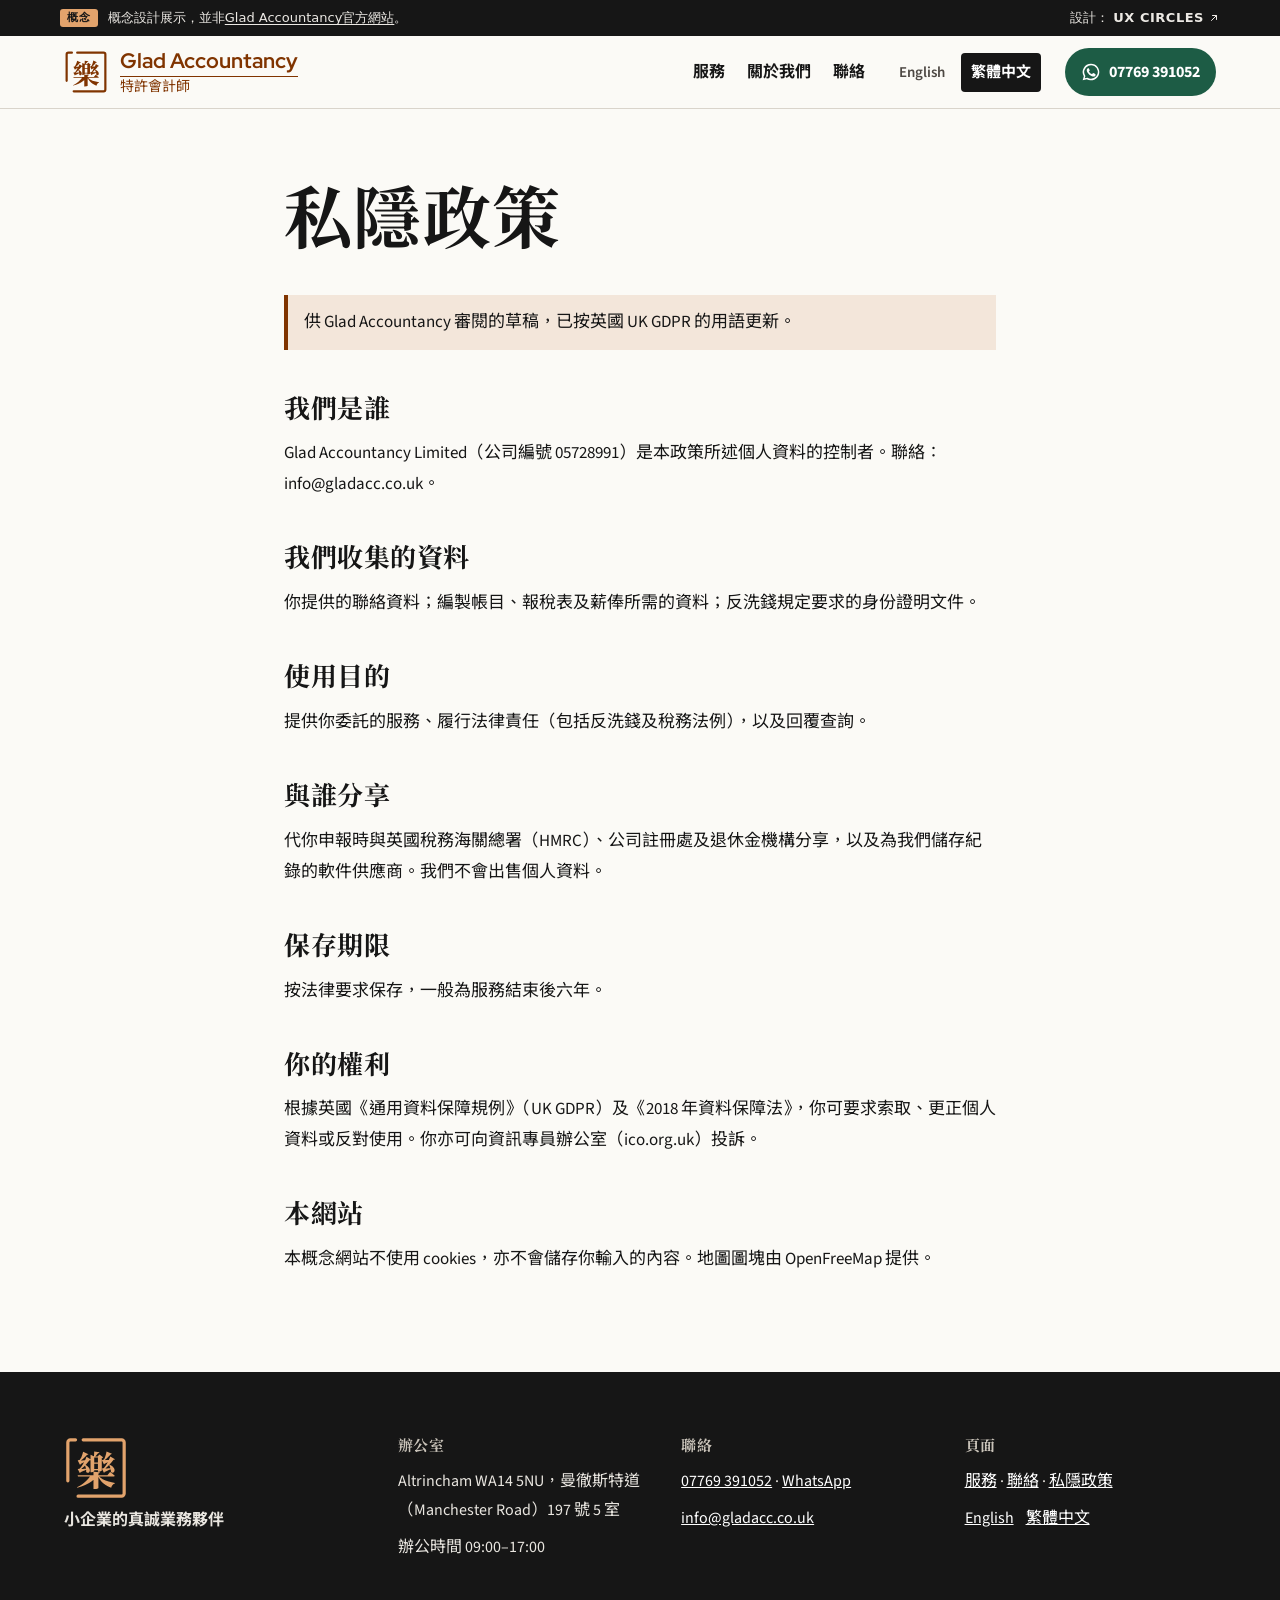
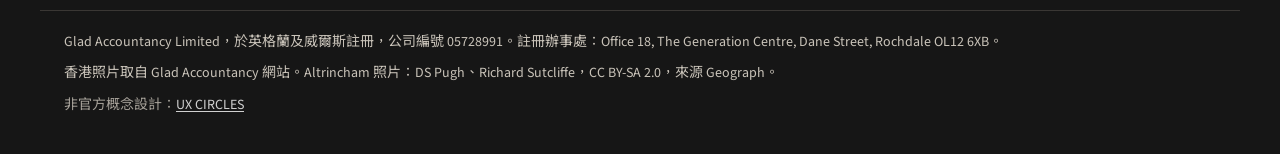
<file: zh/privacy.html>
<!doctype html>
<html lang="zh-Hant-HK" class="l-zh">
<head>
<meta charset="utf-8">
<meta name="viewport" content="width=device-width, initial-scale=1">
<meta name="robots" content="noindex, nofollow">
<title>私隱政策｜Glad Accountancy</title>
<meta name="description" content="Glad Accountancy 如何使用個人資料。">
<link rel="alternate" hreflang="en-GB" href="https://uxcircles.github.io/gladacc/privacy.html">
<link rel="alternate" hreflang="zh-Hant-HK" href="https://uxcircles.github.io/gladacc/zh/privacy.html">
<link rel="alternate" hreflang="x-default" href="https://uxcircles.github.io/gladacc/privacy.html">
<link rel="icon" href="../assets/img/favicon.svg" type="image/svg+xml">
<link rel="apple-touch-icon" href="../assets/img/apple-touch-icon.png">
<meta name="theme-color" content="#161616">
<link rel="preload" href="../assets/fonts/red-hat-display.woff2" as="font" type="font/woff2" crossorigin>
<link rel="preload" href="../assets/fonts/source-sans-3.woff2" as="font" type="font/woff2" crossorigin>
<link rel="preload" href="../assets/fonts/chiron-sung-hk-700.woff2" as="font" type="font/woff2" crossorigin>
<link rel="stylesheet" href="../assets/site.css?v=4">
<script defer src="../assets/site.js?v=4"></script>
</head>
<body>
<a class="skip" href="#main">跳至內容</a>
<div class="concept-bar" role="note">
  <div class="concept-inner">
    <p class="concept-text"><span class="concept-tag">概念</span><span class="concept-long">概念設計展示，並非<a href="https://gladacc.co.uk/" target="_blank" rel="noopener">Glad Accountancy官方網站</a>。</span></p>
    <a class="concept-credit" href="https://ux-circles.com/professionals" target="_blank" rel="noopener"><span class="concept-by">設計：</span><strong>UX CIRCLES</strong><svg viewBox="0 0 24 24" width="12" height="12" fill="none" stroke="currentColor" stroke-width="2" stroke-linecap="round" stroke-linejoin="round" aria-hidden="true"><path d="M7 17 17 7M9 7h8v8"/></svg></a>
  </div>
</div>
<header class="site-head">
  <div class="wrap head-in">
    <a class="brand" href="index.html">
      <svg class="brand-seal" viewBox="0 0 100 100" fill="currentColor" aria-hidden="true"><path d="M30 6H90a4 4 0 0 1 4 4V90a4 4 0 0 1-4 4H22M6 70V10a4 4 0 0 1 4-4h8" fill="none" stroke="currentColor" stroke-width="5" stroke-linecap="round"/><path transform="matrix(0.06215 0 0 -0.06215 18.958 77.469)" d="M681 425Q701 426 736.0 428.5Q771 431 814.0 435.0Q857 439 901 443L902 430Q884 421 853.5 406.0Q823 391 785.0 373.5Q747 356 708 339ZM976 660Q972 652 956.5 648.5Q941 645 916 657L947 663Q929 635 900.5 600.5Q872 566 838.0 530.0Q804 494 768.5 461.0Q733 428 700 404L698 414H740Q735 371 723.5 350.5Q712 330 698 324L646 427Q646 427 656.5 429.0Q667 431 680.0 434.5Q693 438 697 442Q718 462 742.0 498.5Q766 535 788.5 577.0Q811 619 830.0 660.5Q849 702 859 733ZM680 637Q708 638 764.5 641.5Q821 645 880 649L881 635Q867 627 840.0 613.0Q813 599 779.5 583.0Q746 567 711 551ZM900 798Q896 790 881.0 785.0Q866 780 840 789L874 795Q854 768 823.5 735.0Q793 702 760.0 671.5Q727 641 699 620L698 631H746Q740 582 728.0 560.5Q716 539 700 532L646 643Q646 643 656.5 645.0Q667 647 679.5 650.5Q692 654 697 657Q708 670 718.0 695.0Q728 720 737.5 749.5Q747 779 754.0 808.0Q761 837 764 858ZM835 532Q889 507 918.5 478.0Q948 449 959.0 421.0Q970 393 966.0 370.0Q962 347 948.0 334.0Q934 321 914.5 321.5Q895 322 875 341Q876 372 868.5 405.5Q861 439 849.0 470.5Q837 502 824 527ZM70 415Q91 416 127.0 418.5Q163 421 208.0 425.5Q253 430 301 434L302 421Q283 412 250.0 396.5Q217 381 177.5 363.5Q138 346 96 329ZM378 650Q373 642 357.5 638.5Q342 635 318 647L349 654Q330 625 300.5 590.5Q271 556 236.0 520.0Q201 484 164.5 451.0Q128 418 94 394L92 404H134Q129 361 117.5 340.5Q106 320 92 314L39 418Q39 418 50.0 419.5Q61 421 74.0 424.5Q87 428 91 432Q113 452 138.0 488.5Q163 525 187.0 567.5Q211 610 230.5 651.0Q250 692 261 724ZM71 629Q100 630 157.0 633.5Q214 637 275 641L276 628Q261 619 233.5 605.0Q206 591 172.0 575.0Q138 559 103 543ZM310 789Q306 780 291.0 775.5Q276 771 250 780L283 787Q262 759 229.5 725.5Q197 692 161.0 661.5Q125 631 93 610V620H140Q134 572 122.0 550.5Q110 529 95 522L40 633Q40 633 51.0 635.0Q62 637 74.5 640.0Q87 643 92 647Q104 660 116.5 685.0Q129 710 141.0 740.0Q153 770 161.5 799.0Q170 828 175 850ZM597 333Q596 323 588.5 315.5Q581 308 560 305V-59Q560 -64 544.5 -71.0Q529 -78 506.0 -83.5Q483 -89 458 -89H436V347ZM558 246Q600 198 668.0 161.0Q736 124 816.5 99.5Q897 75 975 65L974 53Q940 45 915.5 16.0Q891 -13 881 -57Q804 -29 741.0 13.0Q678 55 629.5 111.5Q581 168 548 239ZM516 229Q467 164 393.5 109.5Q320 55 227.5 14.0Q135 -27 30 -56L23 -44Q97 -9 161.0 38.0Q225 85 276.0 138.5Q327 192 361 245H516ZM853 342Q853 342 865.0 332.5Q877 323 896.0 308.5Q915 294 935.5 277.5Q956 261 973 246Q969 230 945 230H47L38 259H786ZM228 524Q279 498 305.5 469.5Q332 441 340.5 413.5Q349 386 343.5 364.5Q338 343 323.5 331.0Q309 319 289.5 320.5Q270 322 252 342Q255 372 250.5 403.5Q246 435 237.0 465.5Q228 496 216 520ZM587 837Q582 813 550 810Q536 791 513.0 766.0Q490 741 473 723H447Q449 748 451.5 787.0Q454 826 454 854ZM539 734 585 782 679 710Q675 706 666.0 701.0Q657 696 645 693V378Q645 374 631.0 367.5Q617 361 599.0 355.5Q581 350 564 350H548V734ZM455 366Q455 362 443.5 354.5Q432 347 414.0 341.5Q396 336 376 336H362V734V774L459 734H606V705H455ZM595 417V388H399V417ZM595 579V550H399V579Z"/></svg>
      <span class="brand-txt"><span class="brand-name">Glad Accountancy</span><span class="brand-sub">特許會計師</span></span>
    </a>
    <nav class="nav" aria-label="主選單"><a href="services.html">服務</a><a href="index.html#about">關於我們</a><a href="contact.html">聯絡</a></nav>
    <div class="langs"><a href="../privacy.html" lang="en-GB" hreflang="en-GB">English</a><a href="../zh/privacy.html" lang="zh-Hant-HK" hreflang="zh-Hant-HK" aria-current="true">繁體中文</a></div>
    <a class="head-wa" href="https://wa.me/447769391052" target="_blank" rel="noopener"><svg viewBox="0 0 24 24" aria-hidden="true"><path fill="currentColor" d="M12 2a10 10 0 0 0-8.6 15.1L2 22l5-1.3A10 10 0 1 0 12 2Zm0 18.2a8.2 8.2 0 0 1-4.2-1.2l-.3-.2-3 .8.8-2.9-.2-.3A8.2 8.2 0 1 1 12 20.2Zm4.5-6.1c-.2-.1-1.5-.7-1.7-.8-.2-.1-.4-.1-.6.1l-.8 1c-.1.2-.3.2-.5.1a6.7 6.7 0 0 1-3.3-2.9c-.3-.4.3-.4.8-1.4.1-.2 0-.3 0-.4l-.8-1.8c-.2-.5-.4-.4-.6-.4h-.5a1 1 0 0 0-.7.3 3 3 0 0 0-.9 2.2 5.2 5.2 0 0 0 1.1 2.7 11.8 11.8 0 0 0 4.5 4c1.7.7 2.3.8 3.2.6.5-.1 1.5-.6 1.7-1.2.2-.6.2-1.1.2-1.2-.1-.1-.2-.2-.5-.3Z"/></svg><span>07769 391052</span></a>
    <button class="menu-btn" type="button" aria-expanded="false" aria-controls="menu">選單</button>
  </div>
  <div class="menu" id="menu" hidden>
    <nav class="wrap menu-in" aria-label="選單">
      <a href="services.html">服務</a><a href="index.html#about">關於我們</a><a href="contact.html">聯絡</a>
      <div class="menu-langs"><a href="../privacy.html" lang="en-GB" hreflang="en-GB">English</a><a href="../zh/privacy.html" lang="zh-Hant-HK" hreflang="zh-Hant-HK" aria-current="true">繁體中文</a></div>
    </nav>
  </div>
</header>
<main id="main" class="wrap prose">
<h1>私隱政策</h1>
<p class="note">供 Glad Accountancy 審閱的草稿，已按英國 UK GDPR 的用語更新。</p>
<h2>我們是誰</h2><p>Glad Accountancy Limited（公司編號 05728991）是本政策所述個人資料的控制者。聯絡：info@gladacc.co.uk。</p><h2>我們收集的資料</h2><p>你提供的聯絡資料；編製帳目、報稅表及薪俸所需的資料；反洗錢規定要求的身份證明文件。</p><h2>使用目的</h2><p>提供你委託的服務、履行法律責任（包括反洗錢及稅務法例），以及回覆查詢。</p><h2>與誰分享</h2><p>代你申報時與英國稅務海關總署（HMRC）、公司註冊處及退休金機構分享，以及為我們儲存紀錄的軟件供應商。我們不會出售個人資料。</p><h2>保存期限</h2><p>按法律要求保存，一般為服務結束後六年。</p><h2>你的權利</h2><p>根據英國《通用資料保障規例》（UK GDPR）及《2018 年資料保障法》，你可要求索取、更正個人資料或反對使用。你亦可向資訊專員辦公室（ico.org.uk）投訴。</p><h2>本網站</h2><p>本概念網站不使用 cookies，亦不會儲存你輸入的內容。地圖圖塊由 OpenFreeMap 提供。</p>
</main>
<footer class="site-foot">
  <div class="wrap foot-grid">
    <div class="foot-brand">
      <svg class="foot-seal" viewBox="0 0 100 100" fill="currentColor" aria-hidden="true"><path d="M30 6H90a4 4 0 0 1 4 4V90a4 4 0 0 1-4 4H22M6 70V10a4 4 0 0 1 4-4h8" fill="none" stroke="currentColor" stroke-width="5" stroke-linecap="round"/><path transform="matrix(0.06215 0 0 -0.06215 18.958 77.469)" d="M681 425Q701 426 736.0 428.5Q771 431 814.0 435.0Q857 439 901 443L902 430Q884 421 853.5 406.0Q823 391 785.0 373.5Q747 356 708 339ZM976 660Q972 652 956.5 648.5Q941 645 916 657L947 663Q929 635 900.5 600.5Q872 566 838.0 530.0Q804 494 768.5 461.0Q733 428 700 404L698 414H740Q735 371 723.5 350.5Q712 330 698 324L646 427Q646 427 656.5 429.0Q667 431 680.0 434.5Q693 438 697 442Q718 462 742.0 498.5Q766 535 788.5 577.0Q811 619 830.0 660.5Q849 702 859 733ZM680 637Q708 638 764.5 641.5Q821 645 880 649L881 635Q867 627 840.0 613.0Q813 599 779.5 583.0Q746 567 711 551ZM900 798Q896 790 881.0 785.0Q866 780 840 789L874 795Q854 768 823.5 735.0Q793 702 760.0 671.5Q727 641 699 620L698 631H746Q740 582 728.0 560.5Q716 539 700 532L646 643Q646 643 656.5 645.0Q667 647 679.5 650.5Q692 654 697 657Q708 670 718.0 695.0Q728 720 737.5 749.5Q747 779 754.0 808.0Q761 837 764 858ZM835 532Q889 507 918.5 478.0Q948 449 959.0 421.0Q970 393 966.0 370.0Q962 347 948.0 334.0Q934 321 914.5 321.5Q895 322 875 341Q876 372 868.5 405.5Q861 439 849.0 470.5Q837 502 824 527ZM70 415Q91 416 127.0 418.5Q163 421 208.0 425.5Q253 430 301 434L302 421Q283 412 250.0 396.5Q217 381 177.5 363.5Q138 346 96 329ZM378 650Q373 642 357.5 638.5Q342 635 318 647L349 654Q330 625 300.5 590.5Q271 556 236.0 520.0Q201 484 164.5 451.0Q128 418 94 394L92 404H134Q129 361 117.5 340.5Q106 320 92 314L39 418Q39 418 50.0 419.5Q61 421 74.0 424.5Q87 428 91 432Q113 452 138.0 488.5Q163 525 187.0 567.5Q211 610 230.5 651.0Q250 692 261 724ZM71 629Q100 630 157.0 633.5Q214 637 275 641L276 628Q261 619 233.5 605.0Q206 591 172.0 575.0Q138 559 103 543ZM310 789Q306 780 291.0 775.5Q276 771 250 780L283 787Q262 759 229.5 725.5Q197 692 161.0 661.5Q125 631 93 610V620H140Q134 572 122.0 550.5Q110 529 95 522L40 633Q40 633 51.0 635.0Q62 637 74.5 640.0Q87 643 92 647Q104 660 116.5 685.0Q129 710 141.0 740.0Q153 770 161.5 799.0Q170 828 175 850ZM597 333Q596 323 588.5 315.5Q581 308 560 305V-59Q560 -64 544.5 -71.0Q529 -78 506.0 -83.5Q483 -89 458 -89H436V347ZM558 246Q600 198 668.0 161.0Q736 124 816.5 99.5Q897 75 975 65L974 53Q940 45 915.5 16.0Q891 -13 881 -57Q804 -29 741.0 13.0Q678 55 629.5 111.5Q581 168 548 239ZM516 229Q467 164 393.5 109.5Q320 55 227.5 14.0Q135 -27 30 -56L23 -44Q97 -9 161.0 38.0Q225 85 276.0 138.5Q327 192 361 245H516ZM853 342Q853 342 865.0 332.5Q877 323 896.0 308.5Q915 294 935.5 277.5Q956 261 973 246Q969 230 945 230H47L38 259H786ZM228 524Q279 498 305.5 469.5Q332 441 340.5 413.5Q349 386 343.5 364.5Q338 343 323.5 331.0Q309 319 289.5 320.5Q270 322 252 342Q255 372 250.5 403.5Q246 435 237.0 465.5Q228 496 216 520ZM587 837Q582 813 550 810Q536 791 513.0 766.0Q490 741 473 723H447Q449 748 451.5 787.0Q454 826 454 854ZM539 734 585 782 679 710Q675 706 666.0 701.0Q657 696 645 693V378Q645 374 631.0 367.5Q617 361 599.0 355.5Q581 350 564 350H548V734ZM455 366Q455 362 443.5 354.5Q432 347 414.0 341.5Q396 336 376 336H362V734V774L459 734H606V705H455ZM595 417V388H399V417ZM595 579V550H399V579Z"/></svg>
      <p class="foot-tag">小企業的真誠業務夥伴</p>
    </div>
    <div>
      <h2 class="foot-h">辦公室</h2>
      <p>Altrincham WA14 5NU，曼徹斯特道（Manchester Road）197 號 5 室</p>
      <p>辦公時間 09:00–17:00</p>
    </div>
    <div>
      <h2 class="foot-h">聯絡</h2>
      <p><a href="tel:+447769391052">07769 391052</a> · <a href="https://wa.me/447769391052" target="_blank" rel="noopener">WhatsApp</a></p>
      <p><a href="mailto:info@gladacc.co.uk">info@gladacc.co.uk</a></p>
    </div>
    <div>
      <h2 class="foot-h">頁面</h2>
      <p><a href="services.html">服務</a> · <a href="contact.html">聯絡</a> · <a href="privacy.html">私隱政策</a></p>
      <div class="foot-langs"><a href="../privacy.html" lang="en-GB" hreflang="en-GB">English</a><a href="../zh/privacy.html" lang="zh-Hant-HK" hreflang="zh-Hant-HK" aria-current="true">繁體中文</a></div>
    </div>
  </div>
  <div class="wrap foot-legal">
    <p>Glad Accountancy Limited，於英格蘭及威爾斯註冊，公司編號 05728991。註冊辦事處：Office 18, The Generation Centre, Dane Street, Rochdale OL12 6XB。</p>
    <p>香港照片取自 Glad Accountancy 網站。Altrincham 照片：DS Pugh、Richard Sutcliffe，CC BY-SA 2.0，來源 Geograph。</p>
    <p class="concept-note">非官方概念設計：<a href="https://ux-circles.com/professionals" target="_blank" rel="noopener">UX CIRCLES</a></p>
  </div>
</footer>
<nav class="mbar" aria-label="快速聯絡">
  <a href="tel:+447769391052"><svg viewBox="0 0 24 24" aria-hidden="true"><path fill="none" stroke="currentColor" stroke-width="2" stroke-linejoin="round" d="M5 3h4l2 5-2.5 1.5a11 11 0 0 0 6 6L16 13l5 2v4a2 2 0 0 1-2 2A16 16 0 0 1 3 5a2 2 0 0 1 2-2Z"/></svg><span>致電</span></a>
  <a href="https://wa.me/447769391052" target="_blank" rel="noopener"><svg viewBox="0 0 24 24" aria-hidden="true"><path fill="currentColor" d="M12 2a10 10 0 0 0-8.6 15.1L2 22l5-1.3A10 10 0 1 0 12 2Zm0 18.2a8.2 8.2 0 0 1-4.2-1.2l-.3-.2-3 .8.8-2.9-.2-.3A8.2 8.2 0 1 1 12 20.2Zm4.5-6.1c-.2-.1-1.5-.7-1.7-.8-.2-.1-.4-.1-.6.1l-.8 1c-.1.2-.3.2-.5.1a6.7 6.7 0 0 1-3.3-2.9c-.3-.4.3-.4.8-1.4.1-.2 0-.3 0-.4l-.8-1.8c-.2-.5-.4-.4-.6-.4h-.5a1 1 0 0 0-.7.3 3 3 0 0 0-.9 2.2 5.2 5.2 0 0 0 1.1 2.7 11.8 11.8 0 0 0 4.5 4c1.7.7 2.3.8 3.2.6.5-.1 1.5-.6 1.7-1.2.2-.6.2-1.1.2-1.2-.1-.1-.2-.2-.5-.3Z"/></svg><span>WhatsApp</span></a>
  <a href="contact.html#enquiry"><svg viewBox="0 0 24 24" aria-hidden="true"><path fill="none" stroke="currentColor" stroke-width="2" stroke-linejoin="round" d="M3 5h18v14H3zM3 6l9 7 9-7"/></svg><span>查詢</span></a>
</nav>
</body>
</html>
</file>
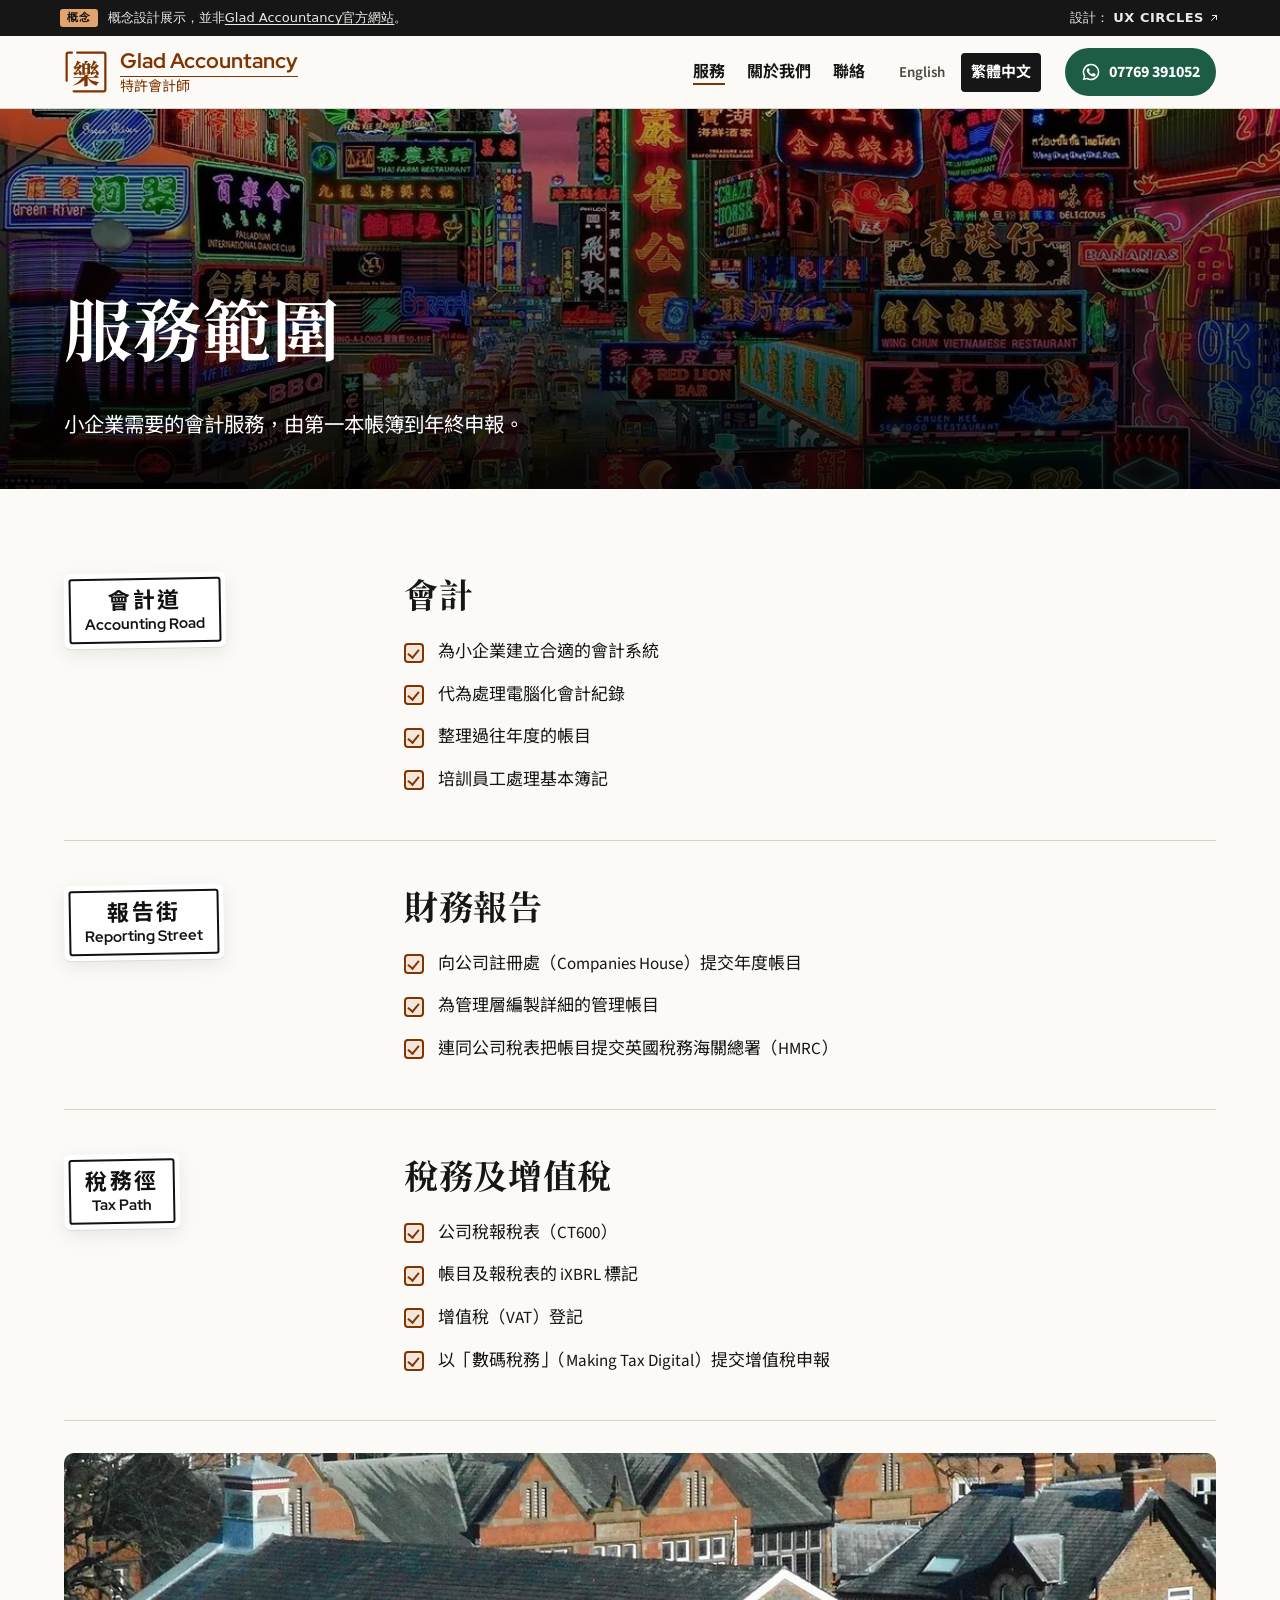
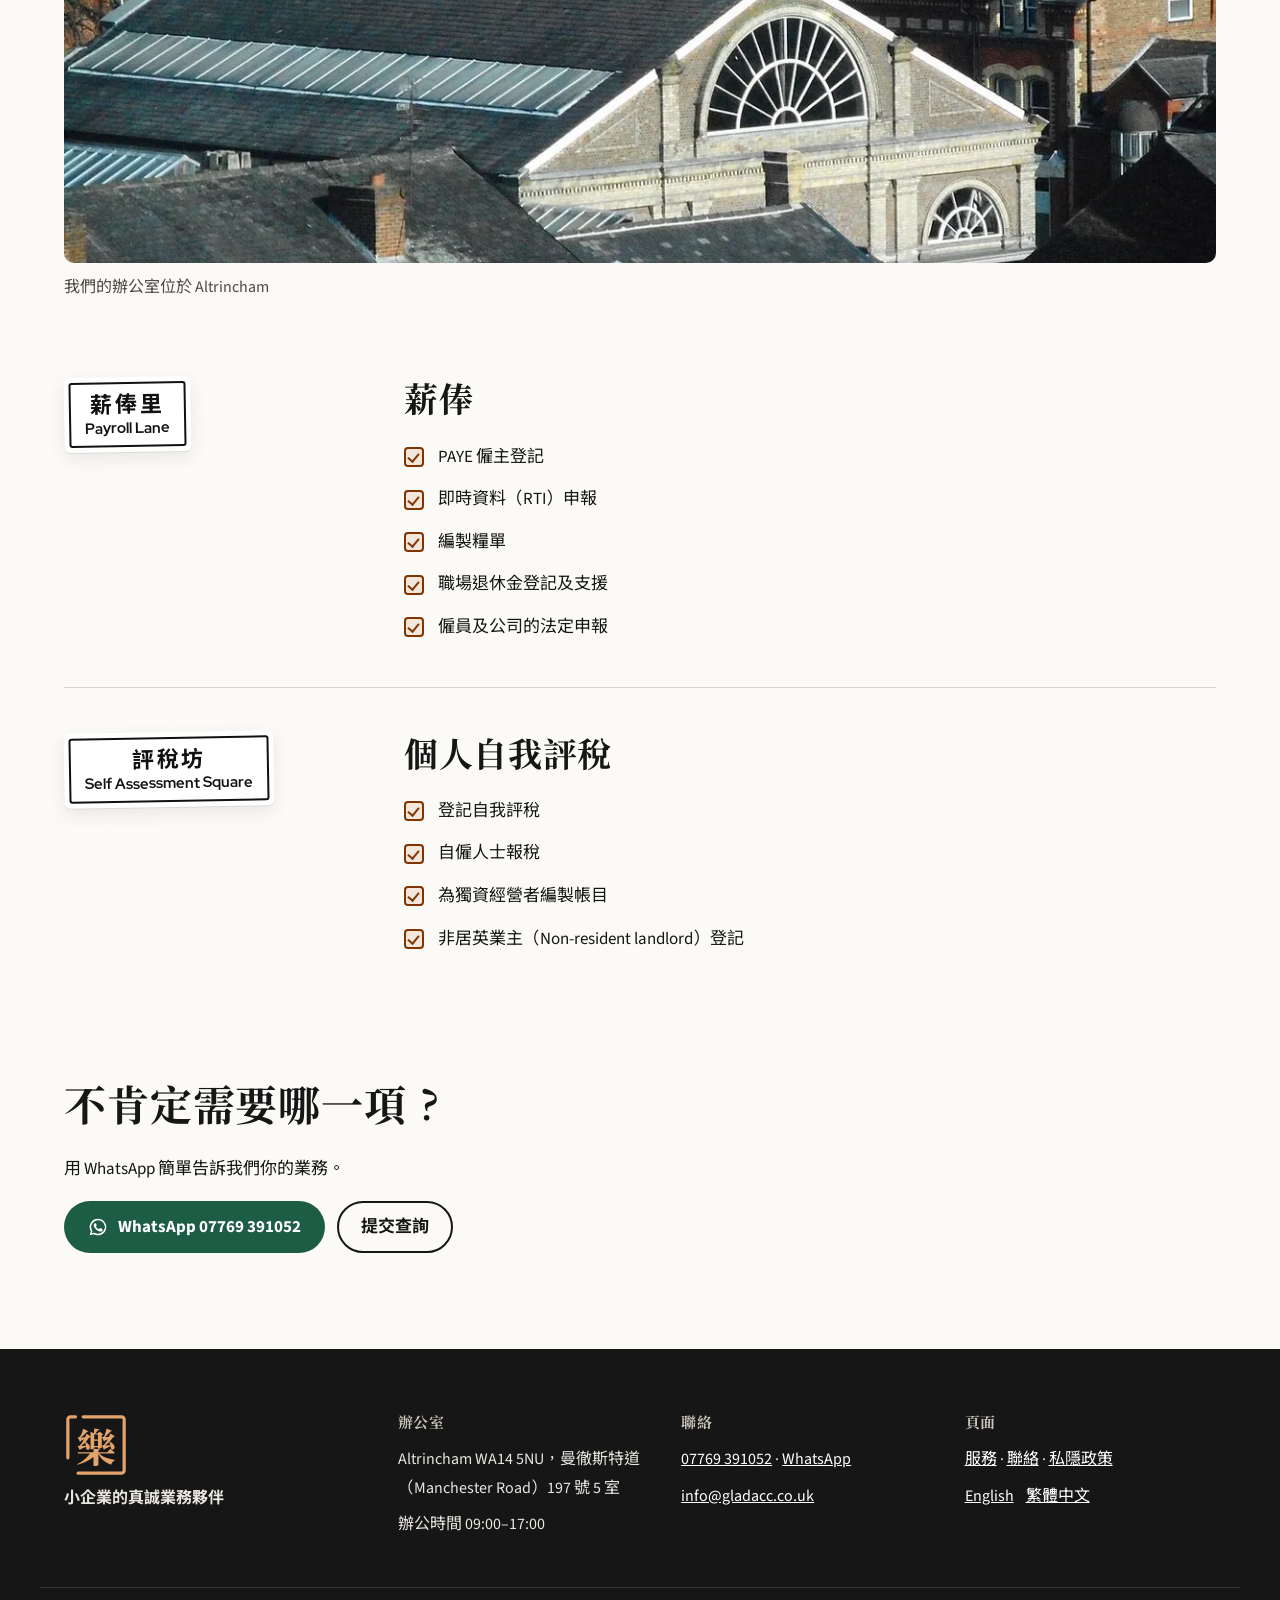
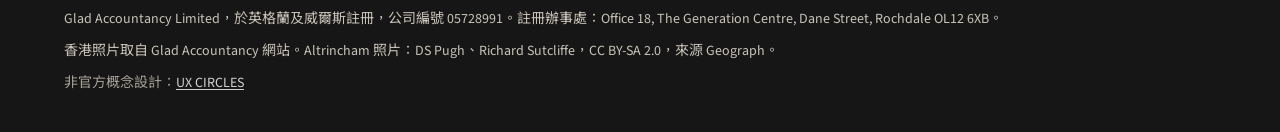
<file: zh/services.html>
<!doctype html>
<html lang="zh-Hant-HK" class="l-zh">
<head>
<meta charset="utf-8">
<meta name="viewport" content="width=device-width, initial-scale=1">
<meta name="robots" content="noindex, nofollow">
<title>服務範圍｜Glad Accountancy</title>
<meta name="description" content="會計、財務報告、稅務及增值稅、薪俸及自我評稅。">
<link rel="alternate" hreflang="en-GB" href="https://uxcircles.github.io/gladacc/services.html">
<link rel="alternate" hreflang="zh-Hant-HK" href="https://uxcircles.github.io/gladacc/zh/services.html">
<link rel="alternate" hreflang="x-default" href="https://uxcircles.github.io/gladacc/services.html">
<link rel="icon" href="../assets/img/favicon.svg" type="image/svg+xml">
<link rel="apple-touch-icon" href="../assets/img/apple-touch-icon.png">
<meta name="theme-color" content="#161616">
<link rel="preload" href="../assets/fonts/red-hat-display.woff2" as="font" type="font/woff2" crossorigin>
<link rel="preload" href="../assets/fonts/source-sans-3.woff2" as="font" type="font/woff2" crossorigin>
<link rel="preload" href="../assets/fonts/chiron-sung-hk-700.woff2" as="font" type="font/woff2" crossorigin>
<link rel="preload" as="image" href="../assets/img/mong-kok-neon.webp" fetchpriority="high">
<link rel="stylesheet" href="../assets/site.css?v=4">
<script defer src="../assets/site.js?v=4"></script>
</head>
<body>
<a class="skip" href="#main">跳至內容</a>
<div class="concept-bar" role="note">
  <div class="concept-inner">
    <p class="concept-text"><span class="concept-tag">概念</span><span class="concept-long">概念設計展示，並非<a href="https://gladacc.co.uk/" target="_blank" rel="noopener">Glad Accountancy官方網站</a>。</span></p>
    <a class="concept-credit" href="https://ux-circles.com/professionals" target="_blank" rel="noopener"><span class="concept-by">設計：</span><strong>UX CIRCLES</strong><svg viewBox="0 0 24 24" width="12" height="12" fill="none" stroke="currentColor" stroke-width="2" stroke-linecap="round" stroke-linejoin="round" aria-hidden="true"><path d="M7 17 17 7M9 7h8v8"/></svg></a>
  </div>
</div>
<header class="site-head">
  <div class="wrap head-in">
    <a class="brand" href="index.html">
      <svg class="brand-seal" viewBox="0 0 100 100" fill="currentColor" aria-hidden="true"><path d="M30 6H90a4 4 0 0 1 4 4V90a4 4 0 0 1-4 4H22M6 70V10a4 4 0 0 1 4-4h8" fill="none" stroke="currentColor" stroke-width="5" stroke-linecap="round"/><path transform="matrix(0.06215 0 0 -0.06215 18.958 77.469)" d="M681 425Q701 426 736.0 428.5Q771 431 814.0 435.0Q857 439 901 443L902 430Q884 421 853.5 406.0Q823 391 785.0 373.5Q747 356 708 339ZM976 660Q972 652 956.5 648.5Q941 645 916 657L947 663Q929 635 900.5 600.5Q872 566 838.0 530.0Q804 494 768.5 461.0Q733 428 700 404L698 414H740Q735 371 723.5 350.5Q712 330 698 324L646 427Q646 427 656.5 429.0Q667 431 680.0 434.5Q693 438 697 442Q718 462 742.0 498.5Q766 535 788.5 577.0Q811 619 830.0 660.5Q849 702 859 733ZM680 637Q708 638 764.5 641.5Q821 645 880 649L881 635Q867 627 840.0 613.0Q813 599 779.5 583.0Q746 567 711 551ZM900 798Q896 790 881.0 785.0Q866 780 840 789L874 795Q854 768 823.5 735.0Q793 702 760.0 671.5Q727 641 699 620L698 631H746Q740 582 728.0 560.5Q716 539 700 532L646 643Q646 643 656.5 645.0Q667 647 679.5 650.5Q692 654 697 657Q708 670 718.0 695.0Q728 720 737.5 749.5Q747 779 754.0 808.0Q761 837 764 858ZM835 532Q889 507 918.5 478.0Q948 449 959.0 421.0Q970 393 966.0 370.0Q962 347 948.0 334.0Q934 321 914.5 321.5Q895 322 875 341Q876 372 868.5 405.5Q861 439 849.0 470.5Q837 502 824 527ZM70 415Q91 416 127.0 418.5Q163 421 208.0 425.5Q253 430 301 434L302 421Q283 412 250.0 396.5Q217 381 177.5 363.5Q138 346 96 329ZM378 650Q373 642 357.5 638.5Q342 635 318 647L349 654Q330 625 300.5 590.5Q271 556 236.0 520.0Q201 484 164.5 451.0Q128 418 94 394L92 404H134Q129 361 117.5 340.5Q106 320 92 314L39 418Q39 418 50.0 419.5Q61 421 74.0 424.5Q87 428 91 432Q113 452 138.0 488.5Q163 525 187.0 567.5Q211 610 230.5 651.0Q250 692 261 724ZM71 629Q100 630 157.0 633.5Q214 637 275 641L276 628Q261 619 233.5 605.0Q206 591 172.0 575.0Q138 559 103 543ZM310 789Q306 780 291.0 775.5Q276 771 250 780L283 787Q262 759 229.5 725.5Q197 692 161.0 661.5Q125 631 93 610V620H140Q134 572 122.0 550.5Q110 529 95 522L40 633Q40 633 51.0 635.0Q62 637 74.5 640.0Q87 643 92 647Q104 660 116.5 685.0Q129 710 141.0 740.0Q153 770 161.5 799.0Q170 828 175 850ZM597 333Q596 323 588.5 315.5Q581 308 560 305V-59Q560 -64 544.5 -71.0Q529 -78 506.0 -83.5Q483 -89 458 -89H436V347ZM558 246Q600 198 668.0 161.0Q736 124 816.5 99.5Q897 75 975 65L974 53Q940 45 915.5 16.0Q891 -13 881 -57Q804 -29 741.0 13.0Q678 55 629.5 111.5Q581 168 548 239ZM516 229Q467 164 393.5 109.5Q320 55 227.5 14.0Q135 -27 30 -56L23 -44Q97 -9 161.0 38.0Q225 85 276.0 138.5Q327 192 361 245H516ZM853 342Q853 342 865.0 332.5Q877 323 896.0 308.5Q915 294 935.5 277.5Q956 261 973 246Q969 230 945 230H47L38 259H786ZM228 524Q279 498 305.5 469.5Q332 441 340.5 413.5Q349 386 343.5 364.5Q338 343 323.5 331.0Q309 319 289.5 320.5Q270 322 252 342Q255 372 250.5 403.5Q246 435 237.0 465.5Q228 496 216 520ZM587 837Q582 813 550 810Q536 791 513.0 766.0Q490 741 473 723H447Q449 748 451.5 787.0Q454 826 454 854ZM539 734 585 782 679 710Q675 706 666.0 701.0Q657 696 645 693V378Q645 374 631.0 367.5Q617 361 599.0 355.5Q581 350 564 350H548V734ZM455 366Q455 362 443.5 354.5Q432 347 414.0 341.5Q396 336 376 336H362V734V774L459 734H606V705H455ZM595 417V388H399V417ZM595 579V550H399V579Z"/></svg>
      <span class="brand-txt"><span class="brand-name">Glad Accountancy</span><span class="brand-sub">特許會計師</span></span>
    </a>
    <nav class="nav" aria-label="主選單"><a href="services.html" aria-current=page>服務</a><a href="index.html#about">關於我們</a><a href="contact.html">聯絡</a></nav>
    <div class="langs"><a href="../services.html" lang="en-GB" hreflang="en-GB">English</a><a href="../zh/services.html" lang="zh-Hant-HK" hreflang="zh-Hant-HK" aria-current="true">繁體中文</a></div>
    <a class="head-wa" href="https://wa.me/447769391052" target="_blank" rel="noopener"><svg viewBox="0 0 24 24" aria-hidden="true"><path fill="currentColor" d="M12 2a10 10 0 0 0-8.6 15.1L2 22l5-1.3A10 10 0 1 0 12 2Zm0 18.2a8.2 8.2 0 0 1-4.2-1.2l-.3-.2-3 .8.8-2.9-.2-.3A8.2 8.2 0 1 1 12 20.2Zm4.5-6.1c-.2-.1-1.5-.7-1.7-.8-.2-.1-.4-.1-.6.1l-.8 1c-.1.2-.3.2-.5.1a6.7 6.7 0 0 1-3.3-2.9c-.3-.4.3-.4.8-1.4.1-.2 0-.3 0-.4l-.8-1.8c-.2-.5-.4-.4-.6-.4h-.5a1 1 0 0 0-.7.3 3 3 0 0 0-.9 2.2 5.2 5.2 0 0 0 1.1 2.7 11.8 11.8 0 0 0 4.5 4c1.7.7 2.3.8 3.2.6.5-.1 1.5-.6 1.7-1.2.2-.6.2-1.1.2-1.2-.1-.1-.2-.2-.5-.3Z"/></svg><span>07769 391052</span></a>
    <button class="menu-btn" type="button" aria-expanded="false" aria-controls="menu">選單</button>
  </div>
  <div class="menu" id="menu" hidden>
    <nav class="wrap menu-in" aria-label="選單">
      <a href="services.html" aria-current=page>服務</a><a href="index.html#about">關於我們</a><a href="contact.html">聯絡</a>
      <div class="menu-langs"><a href="../services.html" lang="en-GB" hreflang="en-GB">English</a><a href="../zh/services.html" lang="zh-Hant-HK" hreflang="zh-Hant-HK" aria-current="true">繁體中文</a></div>
    </nav>
  </div>
</header>
<main id="main">
<section class="page-hero">
  <img class="page-hero-img" src="../assets/img/mong-kok-neon.webp" width="1200" height="767" alt="旺角街頭的霓虹招牌，照片取自 Glad Accountancy 網站" fetchpriority="high">
  <div class="wrap page-hero-in">
    <h1>服務範圍</h1>
    <p class="lede">小企業需要的會計服務，由第一本帳簿到年終申報。</p>
  </div>
</section>
<div class="wrap svc-list"><section class="svc-block" id="accounting" aria-labelledby="accounting-h">
  <div class="svc-sign"><span class="sign "><span class="sign-zh" lang="zh-Hant-HK">會計道</span><span class="sign-en" lang="en-GB">Accounting Road</span></span></div>
  <div>
    <h2 id="accounting-h">會計</h2>
    <ul class="ticks"><li>為小企業建立合適的會計系統</li><li>代為處理電腦化會計紀錄</li><li>整理過往年度的帳目</li><li>培訓員工處理基本簿記</li></ul>
  </div>
</section><section class="svc-block" id="reporting" aria-labelledby="reporting-h">
  <div class="svc-sign"><span class="sign "><span class="sign-zh" lang="zh-Hant-HK">報告街</span><span class="sign-en" lang="en-GB">Reporting Street</span></span></div>
  <div>
    <h2 id="reporting-h">財務報告</h2>
    <ul class="ticks"><li>向公司註冊處（Companies House）提交年度帳目</li><li>為管理層編製詳細的管理帳目</li><li>連同公司稅表把帳目提交英國稅務海關總署（HMRC）</li></ul>
  </div>
</section><section class="svc-block" id="tax-vat" aria-labelledby="tax-vat-h">
  <div class="svc-sign"><span class="sign "><span class="sign-zh" lang="zh-Hant-HK">稅務徑</span><span class="sign-en" lang="en-GB">Tax Path</span></span></div>
  <div>
    <h2 id="tax-vat-h">稅務及增值稅</h2>
    <ul class="ticks"><li>公司稅報稅表（CT600）</li><li>帳目及報稅表的 iXBRL 標記</li><li>增值稅（VAT）登記</li><li>以「數碼稅務」（Making Tax Digital）提交增值稅申報</li></ul>
  </div>
</section><figure class="svc-band"><img src="../assets/img/altrincham-market-house.webp" width="1200" height="900" alt="紅磚屋頂之間的 Altrincham Market House" loading="lazy" decoding="async"><figcaption>我們的辦公室位於 Altrincham</figcaption></figure><section class="svc-block" id="payroll" aria-labelledby="payroll-h">
  <div class="svc-sign"><span class="sign "><span class="sign-zh" lang="zh-Hant-HK">薪俸里</span><span class="sign-en" lang="en-GB">Payroll Lane</span></span></div>
  <div>
    <h2 id="payroll-h">薪俸</h2>
    <ul class="ticks"><li>PAYE 僱主登記</li><li>即時資料（RTI）申報</li><li>編製糧單</li><li>職場退休金登記及支援</li><li>僱員及公司的法定申報</li></ul>
  </div>
</section><section class="svc-block" id="self-assessment" aria-labelledby="self-assessment-h">
  <div class="svc-sign"><span class="sign "><span class="sign-zh" lang="zh-Hant-HK">評稅坊</span><span class="sign-en" lang="en-GB">Self Assessment Square</span></span></div>
  <div>
    <h2 id="self-assessment-h">個人自我評稅</h2>
    <ul class="ticks"><li>登記自我評稅</li><li>自僱人士報稅</li><li>為獨資經營者編製帳目</li><li>非居英業主（Non-resident landlord）登記</li></ul>
  </div>
</section></div>
<section class="cta wrap">
  <h2>不肯定需要哪一項？</h2>
  <p>用 WhatsApp 簡單告訴我們你的業務。</p>
  <p class="btns"><a class="btn btn-wa" href="https://wa.me/447769391052" target="_blank" rel="noopener"><svg viewBox="0 0 24 24" aria-hidden="true"><path fill="currentColor" d="M12 2a10 10 0 0 0-8.6 15.1L2 22l5-1.3A10 10 0 1 0 12 2Zm0 18.2a8.2 8.2 0 0 1-4.2-1.2l-.3-.2-3 .8.8-2.9-.2-.3A8.2 8.2 0 1 1 12 20.2Zm4.5-6.1c-.2-.1-1.5-.7-1.7-.8-.2-.1-.4-.1-.6.1l-.8 1c-.1.2-.3.2-.5.1a6.7 6.7 0 0 1-3.3-2.9c-.3-.4.3-.4.8-1.4.1-.2 0-.3 0-.4l-.8-1.8c-.2-.5-.4-.4-.6-.4h-.5a1 1 0 0 0-.7.3 3 3 0 0 0-.9 2.2 5.2 5.2 0 0 0 1.1 2.7 11.8 11.8 0 0 0 4.5 4c1.7.7 2.3.8 3.2.6.5-.1 1.5-.6 1.7-1.2.2-.6.2-1.1.2-1.2-.1-.1-.2-.2-.5-.3Z"/></svg>WhatsApp 07769 391052</a><a class="btn btn-line" href="contact.html#enquiry">提交查詢</a></p>
</section>
</main>
<footer class="site-foot">
  <div class="wrap foot-grid">
    <div class="foot-brand">
      <svg class="foot-seal" viewBox="0 0 100 100" fill="currentColor" aria-hidden="true"><path d="M30 6H90a4 4 0 0 1 4 4V90a4 4 0 0 1-4 4H22M6 70V10a4 4 0 0 1 4-4h8" fill="none" stroke="currentColor" stroke-width="5" stroke-linecap="round"/><path transform="matrix(0.06215 0 0 -0.06215 18.958 77.469)" d="M681 425Q701 426 736.0 428.5Q771 431 814.0 435.0Q857 439 901 443L902 430Q884 421 853.5 406.0Q823 391 785.0 373.5Q747 356 708 339ZM976 660Q972 652 956.5 648.5Q941 645 916 657L947 663Q929 635 900.5 600.5Q872 566 838.0 530.0Q804 494 768.5 461.0Q733 428 700 404L698 414H740Q735 371 723.5 350.5Q712 330 698 324L646 427Q646 427 656.5 429.0Q667 431 680.0 434.5Q693 438 697 442Q718 462 742.0 498.5Q766 535 788.5 577.0Q811 619 830.0 660.5Q849 702 859 733ZM680 637Q708 638 764.5 641.5Q821 645 880 649L881 635Q867 627 840.0 613.0Q813 599 779.5 583.0Q746 567 711 551ZM900 798Q896 790 881.0 785.0Q866 780 840 789L874 795Q854 768 823.5 735.0Q793 702 760.0 671.5Q727 641 699 620L698 631H746Q740 582 728.0 560.5Q716 539 700 532L646 643Q646 643 656.5 645.0Q667 647 679.5 650.5Q692 654 697 657Q708 670 718.0 695.0Q728 720 737.5 749.5Q747 779 754.0 808.0Q761 837 764 858ZM835 532Q889 507 918.5 478.0Q948 449 959.0 421.0Q970 393 966.0 370.0Q962 347 948.0 334.0Q934 321 914.5 321.5Q895 322 875 341Q876 372 868.5 405.5Q861 439 849.0 470.5Q837 502 824 527ZM70 415Q91 416 127.0 418.5Q163 421 208.0 425.5Q253 430 301 434L302 421Q283 412 250.0 396.5Q217 381 177.5 363.5Q138 346 96 329ZM378 650Q373 642 357.5 638.5Q342 635 318 647L349 654Q330 625 300.5 590.5Q271 556 236.0 520.0Q201 484 164.5 451.0Q128 418 94 394L92 404H134Q129 361 117.5 340.5Q106 320 92 314L39 418Q39 418 50.0 419.5Q61 421 74.0 424.5Q87 428 91 432Q113 452 138.0 488.5Q163 525 187.0 567.5Q211 610 230.5 651.0Q250 692 261 724ZM71 629Q100 630 157.0 633.5Q214 637 275 641L276 628Q261 619 233.5 605.0Q206 591 172.0 575.0Q138 559 103 543ZM310 789Q306 780 291.0 775.5Q276 771 250 780L283 787Q262 759 229.5 725.5Q197 692 161.0 661.5Q125 631 93 610V620H140Q134 572 122.0 550.5Q110 529 95 522L40 633Q40 633 51.0 635.0Q62 637 74.5 640.0Q87 643 92 647Q104 660 116.5 685.0Q129 710 141.0 740.0Q153 770 161.5 799.0Q170 828 175 850ZM597 333Q596 323 588.5 315.5Q581 308 560 305V-59Q560 -64 544.5 -71.0Q529 -78 506.0 -83.5Q483 -89 458 -89H436V347ZM558 246Q600 198 668.0 161.0Q736 124 816.5 99.5Q897 75 975 65L974 53Q940 45 915.5 16.0Q891 -13 881 -57Q804 -29 741.0 13.0Q678 55 629.5 111.5Q581 168 548 239ZM516 229Q467 164 393.5 109.5Q320 55 227.5 14.0Q135 -27 30 -56L23 -44Q97 -9 161.0 38.0Q225 85 276.0 138.5Q327 192 361 245H516ZM853 342Q853 342 865.0 332.5Q877 323 896.0 308.5Q915 294 935.5 277.5Q956 261 973 246Q969 230 945 230H47L38 259H786ZM228 524Q279 498 305.5 469.5Q332 441 340.5 413.5Q349 386 343.5 364.5Q338 343 323.5 331.0Q309 319 289.5 320.5Q270 322 252 342Q255 372 250.5 403.5Q246 435 237.0 465.5Q228 496 216 520ZM587 837Q582 813 550 810Q536 791 513.0 766.0Q490 741 473 723H447Q449 748 451.5 787.0Q454 826 454 854ZM539 734 585 782 679 710Q675 706 666.0 701.0Q657 696 645 693V378Q645 374 631.0 367.5Q617 361 599.0 355.5Q581 350 564 350H548V734ZM455 366Q455 362 443.5 354.5Q432 347 414.0 341.5Q396 336 376 336H362V734V774L459 734H606V705H455ZM595 417V388H399V417ZM595 579V550H399V579Z"/></svg>
      <p class="foot-tag">小企業的真誠業務夥伴</p>
    </div>
    <div>
      <h2 class="foot-h">辦公室</h2>
      <p>Altrincham WA14 5NU，曼徹斯特道（Manchester Road）197 號 5 室</p>
      <p>辦公時間 09:00–17:00</p>
    </div>
    <div>
      <h2 class="foot-h">聯絡</h2>
      <p><a href="tel:+447769391052">07769 391052</a> · <a href="https://wa.me/447769391052" target="_blank" rel="noopener">WhatsApp</a></p>
      <p><a href="mailto:info@gladacc.co.uk">info@gladacc.co.uk</a></p>
    </div>
    <div>
      <h2 class="foot-h">頁面</h2>
      <p><a href="services.html">服務</a> · <a href="contact.html">聯絡</a> · <a href="privacy.html">私隱政策</a></p>
      <div class="foot-langs"><a href="../services.html" lang="en-GB" hreflang="en-GB">English</a><a href="../zh/services.html" lang="zh-Hant-HK" hreflang="zh-Hant-HK" aria-current="true">繁體中文</a></div>
    </div>
  </div>
  <div class="wrap foot-legal">
    <p>Glad Accountancy Limited，於英格蘭及威爾斯註冊，公司編號 05728991。註冊辦事處：Office 18, The Generation Centre, Dane Street, Rochdale OL12 6XB。</p>
    <p>香港照片取自 Glad Accountancy 網站。Altrincham 照片：DS Pugh、Richard Sutcliffe，CC BY-SA 2.0，來源 Geograph。</p>
    <p class="concept-note">非官方概念設計：<a href="https://ux-circles.com/professionals" target="_blank" rel="noopener">UX CIRCLES</a></p>
  </div>
</footer>
<nav class="mbar" aria-label="快速聯絡">
  <a href="tel:+447769391052"><svg viewBox="0 0 24 24" aria-hidden="true"><path fill="none" stroke="currentColor" stroke-width="2" stroke-linejoin="round" d="M5 3h4l2 5-2.5 1.5a11 11 0 0 0 6 6L16 13l5 2v4a2 2 0 0 1-2 2A16 16 0 0 1 3 5a2 2 0 0 1 2-2Z"/></svg><span>致電</span></a>
  <a href="https://wa.me/447769391052" target="_blank" rel="noopener"><svg viewBox="0 0 24 24" aria-hidden="true"><path fill="currentColor" d="M12 2a10 10 0 0 0-8.6 15.1L2 22l5-1.3A10 10 0 1 0 12 2Zm0 18.2a8.2 8.2 0 0 1-4.2-1.2l-.3-.2-3 .8.8-2.9-.2-.3A8.2 8.2 0 1 1 12 20.2Zm4.5-6.1c-.2-.1-1.5-.7-1.7-.8-.2-.1-.4-.1-.6.1l-.8 1c-.1.2-.3.2-.5.1a6.7 6.7 0 0 1-3.3-2.9c-.3-.4.3-.4.8-1.4.1-.2 0-.3 0-.4l-.8-1.8c-.2-.5-.4-.4-.6-.4h-.5a1 1 0 0 0-.7.3 3 3 0 0 0-.9 2.2 5.2 5.2 0 0 0 1.1 2.7 11.8 11.8 0 0 0 4.5 4c1.7.7 2.3.8 3.2.6.5-.1 1.5-.6 1.7-1.2.2-.6.2-1.1.2-1.2-.1-.1-.2-.2-.5-.3Z"/></svg><span>WhatsApp</span></a>
  <a href="contact.html#enquiry"><svg viewBox="0 0 24 24" aria-hidden="true"><path fill="none" stroke="currentColor" stroke-width="2" stroke-linejoin="round" d="M3 5h18v14H3zM3 6l9 7 9-7"/></svg><span>查詢</span></a>
</nav>
</body>
</html>
</file>
<file: assets/site.css>
/* Glad Accountancy concept. Signature: a Hong Kong street-name plate + the 樂 seal from their logo. */
@font-face { font-family: "Red Hat Display"; src: url(fonts/red-hat-display.woff2) format("woff2"); font-weight: 400 900; font-display: swap; }
@font-face { font-family: "Source Sans 3"; src: url(fonts/source-sans-3.woff2) format("woff2"); font-weight: 200 900; font-display: swap; }
@font-face { font-family: "Chiron Hei HK"; src: url(fonts/chiron-hei-hk-400.woff2) format("woff2"); font-weight: 400; font-display: swap; }
@font-face { font-family: "Chiron Hei HK"; src: url(fonts/chiron-hei-hk-700.woff2) format("woff2"); font-weight: 700; font-display: swap; }
@font-face { font-family: "Chiron Sung HK"; src: url(fonts/chiron-sung-hk-700.woff2) format("woff2"); font-weight: 700; font-display: swap; }

:root {
  --paper: #fbfaf6;      /* street-sign white, warmed */
  --white: #ffffff;
  --ink: #161616;        /* street-sign black */
  --mute: #4d4843;
  --line: #d9d4cb;
  --seal: #803400;       /* the brown of their logo */
  --seal-soft: #f3e6da;
  --tram: #1d5c45;       /* Hong Kong tram green */
  --tram-deep: #154434;
  --wrap: 1200px;
  --head-h: 72px;
  --display: "Red Hat Display", "Chiron Hei HK", system-ui, sans-serif;
  --text: "Source Sans 3", "Chiron Hei HK", system-ui, sans-serif;
  --zh-display: "Chiron Sung HK", "Noto Serif TC", serif;
  /* concept bar */
  --cb-bg: #161616;
  --cb-fg: #ece9e4;
  --cb-tag-bg: #e2a36c;
  --cb-tag-fg: #161616;
}
*, *::before, *::after { box-sizing: border-box; }
html { overflow-x: clip; -webkit-text-size-adjust: 100%; scroll-padding-top: calc(var(--head-h) + 12px); }
body { margin: 0; overflow-x: clip; background: var(--paper); color: var(--ink); font: 400 18px/1.6 var(--text); }
.l-zh body { font-size: 17px; line-height: 1.8; }
img { max-width: 100%; height: auto; display: block; }
a { color: inherit; }
a:focus-visible, button:focus-visible, input:focus-visible, textarea:focus-visible { outline: 3px solid var(--seal); outline-offset: 2px; }
h1, h2, h3 { font-family: var(--display); font-weight: 800; line-height: 1.1; letter-spacing: -.01em; margin: 0 0 .5em; text-wrap: balance; }
.l-zh h1, .l-zh h2 { font-family: var(--zh-display); font-weight: 700; letter-spacing: .02em; line-height: 1.3; }
h1 { font-size: clamp(36px, 5.4vw, 68px); }
h2 { font-size: clamp(28px, 3.4vw, 42px); }
p { margin: 0 0 1em; }
.wrap { max-width: var(--wrap); margin: 0 auto; padding: 0 24px; }
.skip { position: absolute; left: -999px; top: 8px; background: var(--ink); color: #fff; padding: 10px 14px; z-index: 100; }
.skip:focus { left: 8px; }
.small { font-size: 16px; color: var(--mute); line-height: 1.45; }
.lede { font-size: clamp(19px, 1.6vw, 22px); }

/* ---------- UX CIRCLES concept bar + footer credit (template, unchanged) */
.concept-bar { background: var(--cb-bg); color: var(--cb-fg); font: 400 13px/1.35 system-ui, -apple-system, "Segoe UI", sans-serif; position: relative; z-index: 60; }
.concept-inner { max-width: var(--wrap, 1200px); margin: 0 auto; padding: 8px 20px; display: flex; align-items: center; justify-content: space-between; gap: 12px; min-height: 36px; }
.concept-text { margin: 0; display: flex; align-items: center; gap: 10px; min-width: 0; }
.concept-tag { flex: none; background: var(--cb-tag-bg); color: var(--cb-tag-fg); font-weight: 700; font-size: 11px; letter-spacing: .08em; text-transform: uppercase; padding: 2px 7px; border-radius: 3px; }
.concept-long { overflow: hidden; text-overflow: ellipsis; white-space: nowrap; }
.concept-long a, .concept-note a { color: inherit; text-decoration: underline; text-underline-offset: 2px; }
.concept-credit { flex: none; color: inherit; text-decoration: none; display: inline-flex; align-items: center; gap: 4px; white-space: nowrap; }
.concept-credit strong { font-weight: 700; letter-spacing: .04em; }
.concept-credit:hover strong, .concept-credit:focus-visible strong { text-decoration: underline; }
.concept-note { margin: 12px 0 0; font-size: 13px; opacity: .8; }
@media (max-width: 640px) { .concept-long { display: none; } .concept-inner { padding: 7px 16px; } }
@media print { .concept-bar { display: none; } }

/* ---------- the street sign */
.sign { display: inline-grid; justify-items: center; background: #fff; color: #111; border-radius: 6px; padding: 5px; box-shadow: 0 1px 0 rgba(0,0,0,.08), 0 6px 18px rgba(0,0,0,.08); position: relative; }
.sign::before { content: ""; position: absolute; inset: 5px; border: 2px solid #111; border-radius: 3px; pointer-events: none; }
.sign-zh { font: 700 22px/1.2 "Chiron Hei HK", system-ui, sans-serif; letter-spacing: .12em; padding: 9px 16px 2px; }
.sign-en { font: 700 15px/1.2 var(--display); padding: 0 16px 10px; white-space: nowrap; }
.sign-no { position: absolute; right: -14px; top: -14px; background: var(--tram); color: #fff; font: 800 15px/1 var(--display); padding: 8px 9px; border-radius: 4px; border: 2px solid #fff; }
.sign-xl .sign-zh { font-size: clamp(28px, 3.6vw, 44px); padding: 14px 26px 4px; }
.sign-xl .sign-en { font-size: clamp(18px, 2vw, 24px); padding: 0 26px 16px; }
.sign-xl .sign-no { font-size: 20px; padding: 10px 12px; right: -18px; top: -18px; }

/* ---------- header */
.site-head { position: sticky; top: 0; z-index: 50; background: var(--paper); border-bottom: 1px solid var(--line); }
.head-in { display: flex; align-items: center; gap: 24px; min-height: var(--head-h); }
.brand { display: flex; align-items: center; gap: 12px; text-decoration: none; color: var(--seal); margin-right: auto; }
.brand-seal { width: 44px; height: 44px; flex: none; }
.brand-txt { display: grid; line-height: 1.15; }
.brand-name { font: 700 21px/1.1 var(--display); }
.brand-sub { font-size: 14px; color: var(--seal); border-top: 1.5px solid var(--seal); padding-top: 2px; margin-top: 3px; }
.nav { display: flex; gap: 22px; }
.nav a, .langs a { text-decoration: none; font-weight: 600; font-size: 16px; padding: 10px 0; }
.nav a:hover, .nav a[aria-current] { text-decoration: underline; text-decoration-thickness: 2px; text-underline-offset: 6px; text-decoration-color: var(--seal); }
.langs { display: flex; gap: 6px; }
.langs a { font-size: 15px; padding: 6px 10px; border-radius: 4px; color: var(--mute); }
.langs a[aria-current] { background: var(--ink); color: #fff; }
.head-wa { display: inline-flex; align-items: center; gap: 8px; text-decoration: none; background: var(--tram); color: #fff; font-weight: 700; font-size: 16px; padding: 10px 16px; border-radius: 999px; }
.head-wa svg { width: 20px; height: 20px; }
.head-wa:hover { background: var(--tram-deep); }
.menu-btn { display: none; font: 700 16px var(--text); background: none; border: 2px solid var(--ink); border-radius: 6px; padding: 8px 14px; min-height: 44px; color: var(--ink); cursor: pointer; }
.menu { border-top: 1px solid var(--line); background: var(--paper); }
.menu-in { display: grid; padding: 12px 24px 20px; }
.menu-in > a { font: 700 22px/1.2 var(--display); text-decoration: none; padding: 12px 0; border-bottom: 1px solid var(--line); }
.l-zh .menu-in > a { font-family: var(--text); }
.menu-langs { display: flex; gap: 10px; padding-top: 14px; }
.menu-langs a { padding: 10px 14px; border: 1px solid var(--line); border-radius: 4px; text-decoration: none; font-weight: 600; }
.menu-langs a[aria-current] { background: var(--ink); color: #fff; border-color: var(--ink); }
@media (max-width: 980px) { .nav, .langs { display: none; } }
@media (max-width: 760px) {
  :root { --head-h: 64px; }
  .head-wa { display: none; }
  .menu-btn { display: inline-block; }
  .brand-seal { width: 38px; height: 38px; }
  .brand-name { font-size: 19px; }
  .brand-sub { font-size: 13px; }
}
@media (min-width: 761px) and (max-width: 980px) { .menu-btn { display: inline-block; } }

/* ---------- buttons */
.btns { display: flex; flex-wrap: wrap; gap: 12px; margin: 0; }
.btn { display: inline-flex; align-items: center; justify-content: center; gap: 10px; min-height: 52px; padding: 12px 22px; border-radius: 999px; font: 700 17px/1.2 var(--text); text-decoration: none; border: 2px solid transparent; cursor: pointer; }
.btn svg { width: 20px; height: 20px; flex: none; }
.btn-wa { background: var(--tram); color: #fff; }
.btn-wa:hover { background: var(--tram-deep); }
.btn-ink { background: var(--ink); color: #fff; }
.btn-line { border-color: var(--ink); color: var(--ink); background: transparent; }
.btn-line:hover { background: var(--ink); color: #fff; }
.btn-ghost { border-color: #fff; color: #fff; }
.btn-ghost:hover { background: #fff; color: var(--ink); }

/* ---------- hero: full-bleed tram photo with the Manchester Road sign */
.hero { position: relative; min-height: min(88vh, 820px); display: grid; align-items: end; color: #fff; isolation: isolate; background: var(--ink); }
.hero-img { position: absolute; inset: 0; width: 100%; height: 100%; object-fit: cover; object-position: 50% 40%; z-index: -2; }
.hero::after { content: ""; position: absolute; inset: 0; z-index: -1; background: linear-gradient(180deg, rgba(10,10,10,.15) 0%, rgba(10,10,10,.35) 38%, rgba(10,10,10,.86) 78%, rgba(10,10,10,.92) 100%); }
.hero-in { padding-top: 64px; padding-bottom: 56px; width: 100%; }
.hero-sign { margin-bottom: 28px; transform: rotate(-1.5deg); transform-origin: left bottom; }
.hero h1 { max-width: 15ch; margin-bottom: 18px; }
.l-zh .hero h1 { max-width: 13em; }
.hero .lede { max-width: 34em; margin-bottom: 26px; }
.hero-proof { margin: 22px 0 0; font-size: 16px; color: #e9e6e0; }

/* ---------- services grid (home) */
.svc { padding-top: 88px; padding-bottom: 88px; }
.svc-grid { list-style: none; padding: 0; margin: 28px 0 0; display: grid; grid-template-columns: repeat(5, 1fr); gap: 16px; }
.svc-grid a { display: grid; align-content: start; gap: 10px; height: 100%; text-decoration: none; padding: 26px 18px 22px; background: var(--white); border: 1px solid var(--line); border-radius: 10px; transition: border-color .15s, transform .15s; }
.svc-grid a:hover { border-color: var(--ink); transform: translateY(-2px); }
.svc-grid .sign { justify-self: start; margin-bottom: 8px; box-shadow: none; border: 1px solid var(--line); }
.svc-t { font: 800 21px/1.2 var(--display); }
.l-zh .svc-t { font-family: var(--text); font-weight: 700; }
.svc-d { color: var(--mute); font-size: 17px; line-height: 1.5; }
@media (max-width: 1100px) { .svc-grid { grid-template-columns: repeat(3, 1fr); } }
@media (max-width: 760px) { .svc-grid { grid-template-columns: 1fr 1fr; } .svc { padding-top: 64px; padding-bottom: 64px; } }
@media (max-width: 480px) { .svc-grid { grid-template-columns: 1fr; } }

/* ---------- neon band */
.neon { position: relative; isolation: isolate; color: #fff; min-height: 460px; display: grid; align-items: end; background: var(--ink); }
.neon-img { position: absolute; inset: 0; width: 100%; height: 100%; object-fit: cover; z-index: -2; }
.neon::after { content: ""; position: absolute; inset: 0; z-index: -1; background: linear-gradient(180deg, rgba(0,0,0,0) 30%, rgba(0,0,0,.82) 100%); }
.neon-in { padding-bottom: 40px; width: 100%; }
.neon-line { font: 800 clamp(32px, 5vw, 64px)/1.05 var(--display); margin: 0; max-width: 14ch; }
.l-zh .neon-line { font-family: var(--zh-display); font-weight: 700; letter-spacing: .08em; max-width: none; }

/* ---------- about */
.about { display: grid; grid-template-columns: 1.1fr 1fr; gap: 56px; align-items: center; padding-top: 96px; padding-bottom: 96px; }
.about-fig { margin: 0; }
.about-fig img { width: 100%; aspect-ratio: 3 / 2; object-fit: cover; border-radius: 10px; }
figcaption { font-size: 16px; color: var(--mute); margin-top: 10px; }
.ticks { list-style: none; padding: 0; margin: 20px 0 0; display: grid; gap: 12px; }
.ticks li { position: relative; padding-left: 34px; }
.ticks li::before { content: ""; position: absolute; left: 0; top: .32em; width: 20px; height: 20px; border-radius: 4px; background: var(--seal-soft); border: 2px solid var(--seal); }
.ticks li::after { content: ""; position: absolute; left: 6px; top: calc(.32em + 4px); width: 7px; height: 11px; border: solid var(--seal); border-width: 0 2.5px 2.5px 0; transform: rotate(40deg); }
@media (max-width: 860px) { .about { grid-template-columns: 1fr; gap: 28px; padding-top: 64px; padding-bottom: 64px; } }

/* ---------- two cities strip */
.two-cities { background: var(--tram); color: #fff; padding: 80px 0; }
.strip { display: grid; grid-template-columns: repeat(3, 1fr); gap: 16px; margin-top: 28px; }
.strip figure { margin: 0; }
.strip img { width: 100%; aspect-ratio: 1; object-fit: cover; border-radius: 8px; }
.strip figcaption { color: #e6efe9; }
@media (max-width: 760px) { .strip { grid-template-columns: 1fr 1fr; } .strip figure:first-child { grid-column: 1 / -1; } .strip figure:first-child img { aspect-ratio: 3 / 2; } .two-cities { padding: 64px 0; } }

/* ---------- visit + facts + map */
.visit { display: grid; grid-template-columns: 1fr 1.25fr; gap: 48px; align-items: stretch; padding-top: 96px; padding-bottom: 96px; }
.facts { margin: 0 0 24px; display: grid; gap: 0; }
.facts > div { display: grid; grid-template-columns: 9.5em 1fr; gap: 12px; padding: 14px 0; border-bottom: 1px solid var(--line); }
.facts dt { font-weight: 700; }
.facts dd { margin: 0; }
.map { position: relative; min-height: 440px; border-radius: 12px; overflow: hidden; background: #eeebe3; border: 1px solid var(--line); }
.map-fallback { position: absolute; inset: 0; display: grid; place-content: center; justify-items: center; text-align: center; gap: 8px; padding: 24px; color: var(--mute); }
.map-fallback-seal { width: 56px; height: 56px; color: var(--seal); }
.map .mapbox { position: absolute; inset: 0; }
.map .maplibregl-map { position: absolute; inset: 0; }
.map-pin { display: grid; justify-items: center; gap: 4px; }
.map-pin .pin { width: 46px; height: 46px; background: #fff; border: 2px solid var(--seal); border-radius: 8px; padding: 4px; box-shadow: 0 4px 12px rgba(0,0,0,.2); }
.map-pin .pin img { width: 100%; height: 100%; }
.map-pin .pin-label { background: var(--ink); color: #fff; font: 700 16px/1 var(--text); padding: 7px 9px; border-radius: 4px; white-space: nowrap; }
.map-stn { display: flex; align-items: center; gap: 6px; }
.map-stn .dot { width: 14px; height: 14px; border-radius: 50%; background: #fff; border: 4px solid var(--tram); }
.map-stn .t { background: #fff; color: var(--ink); font: 700 16px/1 var(--text); padding: 7px 9px; border-radius: 4px; box-shadow: 0 1px 4px rgba(0,0,0,.2); white-space: nowrap; }
@media (max-width: 860px) { .visit { grid-template-columns: 1fr; padding-top: 64px; padding-bottom: 64px; } .map { min-height: 380px; } .facts > div { grid-template-columns: 1fr; gap: 2px; } }

/* ---------- inner pages */
.page-hero { position: relative; isolation: isolate; color: #fff; background: var(--ink); min-height: 380px; display: grid; align-items: end; }
.page-hero-img { position: absolute; inset: 0; width: 100%; height: 100%; object-fit: cover; z-index: -2; }
.page-hero::after { content: ""; position: absolute; inset: 0; z-index: -1; background: linear-gradient(180deg, rgba(0,0,0,.25), rgba(0,0,0,.85)); }
.page-hero-in { padding-top: 64px; padding-bottom: 44px; width: 100%; }
.page-hero .lede { max-width: 34em; margin: 0; }
.svc-list { padding-top: 40px; padding-bottom: 24px; }
.svc-block { display: grid; grid-template-columns: 300px 1fr; gap: 40px; padding: 44px 0; border-bottom: 1px solid var(--line); scroll-margin-top: calc(var(--head-h) + 12px); }
.svc-block:last-child { border-bottom: 0; }
.svc-sign .sign { transform: rotate(-1deg); }
.svc-block h2 { font-size: clamp(26px, 3vw, 34px); }
@media (max-width: 760px) { .svc-block { grid-template-columns: 1fr; gap: 18px; padding: 36px 0; } }
.cta { padding-top: 56px; padding-bottom: 96px; }
.cta > p:not(.btns) { max-width: 34em; }

.contact-top { display: grid; grid-template-columns: 1fr 1fr; gap: 56px; padding-top: 72px; padding-bottom: 56px; align-items: start; }
.contact-top > div > .btns { margin-bottom: 28px; }
.enquiry { background: var(--white); border: 1px solid var(--line); border-radius: 12px; padding: 32px; display: grid; gap: 18px; }
.enquiry h2 { font-size: 30px; margin: 0; }
fieldset { border: 0; padding: 0; margin: 0; }
legend { font-weight: 700; margin-bottom: 10px; padding: 0; }
.chks { display: flex; flex-wrap: wrap; gap: 8px; }
.chk { position: relative; }
.chk input { position: absolute; opacity: 0; inset: 0; cursor: pointer; }
.chk span { display: inline-flex; align-items: center; min-height: 44px; padding: 8px 16px; border: 1.5px solid var(--line); border-radius: 999px; font-size: 16px; }
.chk input:checked + span { background: var(--ink); color: #fff; border-color: var(--ink); }
.chk input:focus-visible + span { outline: 3px solid var(--seal); outline-offset: 2px; }
.fld { display: grid; gap: 6px; }
.fld span { font-weight: 700; font-size: 16px; }
.fld input, .fld textarea { font: 400 17px/1.4 var(--text); padding: 12px 14px; border: 1.5px solid #8f8a83; border-radius: 8px; background: #fff; color: var(--ink); width: 100%; }
.form-err { color: #a3260f; font-weight: 700; margin: 0; }
.contact-map { padding-bottom: 72px; }
.band { margin: 0; }
.band img { width: 100%; height: clamp(240px, 36vw, 460px); object-fit: cover; }
@media (max-width: 860px) { .contact-top { grid-template-columns: 1fr; padding-top: 48px; gap: 36px; } .enquiry { padding: 22px; } }

.prose { max-width: 760px; padding-top: 64px; padding-bottom: 80px; }
.prose h2 { font-size: 26px; margin-top: 1.6em; }
.note { background: var(--seal-soft); border-left: 4px solid var(--seal); padding: 12px 16px; }
.nf { padding-top: 88px; padding-bottom: 96px; }
.nf .sign { margin-bottom: 40px; }

/* ---------- footer */
.site-foot { background: var(--ink); color: #e9e6e0; padding: 64px 0 28px; }
.foot-grid { display: grid; grid-template-columns: 1.2fr 1fr 1fr 1fr; gap: 32px; }
.foot-seal { width: 64px; height: 64px; color: #e2a36c; }
.foot-tag { font: 700 20px/1.3 var(--display); margin-top: 14px; max-width: 14em; }
.l-zh .foot-tag { font-family: var(--text); }
.foot-h { font: 700 14px/1.2 var(--text); text-transform: uppercase; letter-spacing: .08em; color: #c9c3b9; margin: 0 0 12px; }
.l-zh .foot-h { text-transform: none; letter-spacing: .04em; font-size: 15px; }
.site-foot p { font-size: 16px; margin: 0 0 8px; }
.site-foot a { color: #fff; }
.foot-langs { display: flex; gap: 12px; margin-top: 8px; }
.foot-langs a { font-size: 16px; }
.foot-legal { margin-top: 40px; padding-top: 20px; border-top: 1px solid #3a3734; }
.foot-legal p { font-size: 14px; color: #c9c3b9; line-height: 1.45; }
.l-zh .foot-legal p { line-height: 1.7; }
.svc-band { margin: 32px 0; }
.svc-band img { width: 100%; height: clamp(220px, 32vw, 420px); object-fit: cover; border-radius: 10px; }
@media (max-width: 860px) { .foot-grid { grid-template-columns: 1fr 1fr; } }
@media (max-width: 520px) { .foot-grid { grid-template-columns: 1fr; } }

/* ---------- mobile bar */
.mbar { display: none; }
@media (max-width: 760px) {
  .mbar { display: grid; grid-template-columns: repeat(3, 1fr); position: fixed; left: 0; right: 0; bottom: 0; z-index: 70; background: var(--ink); padding-bottom: env(safe-area-inset-bottom); }
  .mbar a { display: grid; justify-items: center; gap: 2px; color: #fff; text-decoration: none; font-size: 14px; font-weight: 700; padding: 9px 4px 8px; min-height: 56px; }
  .mbar a:nth-child(2) { background: var(--tram); }
  .mbar svg { width: 22px; height: 22px; }
  body { padding-bottom: calc(58px + env(safe-area-inset-bottom)); }
  body.menu-open .mbar { display: none; }
  h1 { font-size: clamp(34px, 9vw, 44px); }
  .l-zh h1 { font-size: clamp(25px, 7.4vw, 40px); }
  .hero { min-height: 640px; }
  .hero-in { padding-bottom: 40px; }
  .sign-xl .sign-zh { font-size: 26px; padding: 12px 20px 3px; }
  .sign-xl .sign-en { font-size: 17px; padding: 0 20px 13px; }
}
.nw { display: inline-block; }
@media (max-width: 360px) { .brand-name { font-size: 17px; white-space: nowrap; } .brand { gap: 8px; } .brand-seal { width: 34px; height: 34px; } .wrap { padding: 0 16px; } .btn { padding: 12px 18px; } .hero .btns .btn { width: 100%; } }

@media (prefers-reduced-motion: reduce) { *, *::before, *::after { transition: none !important; animation: none !important; scroll-behavior: auto !important; } }
</file>
